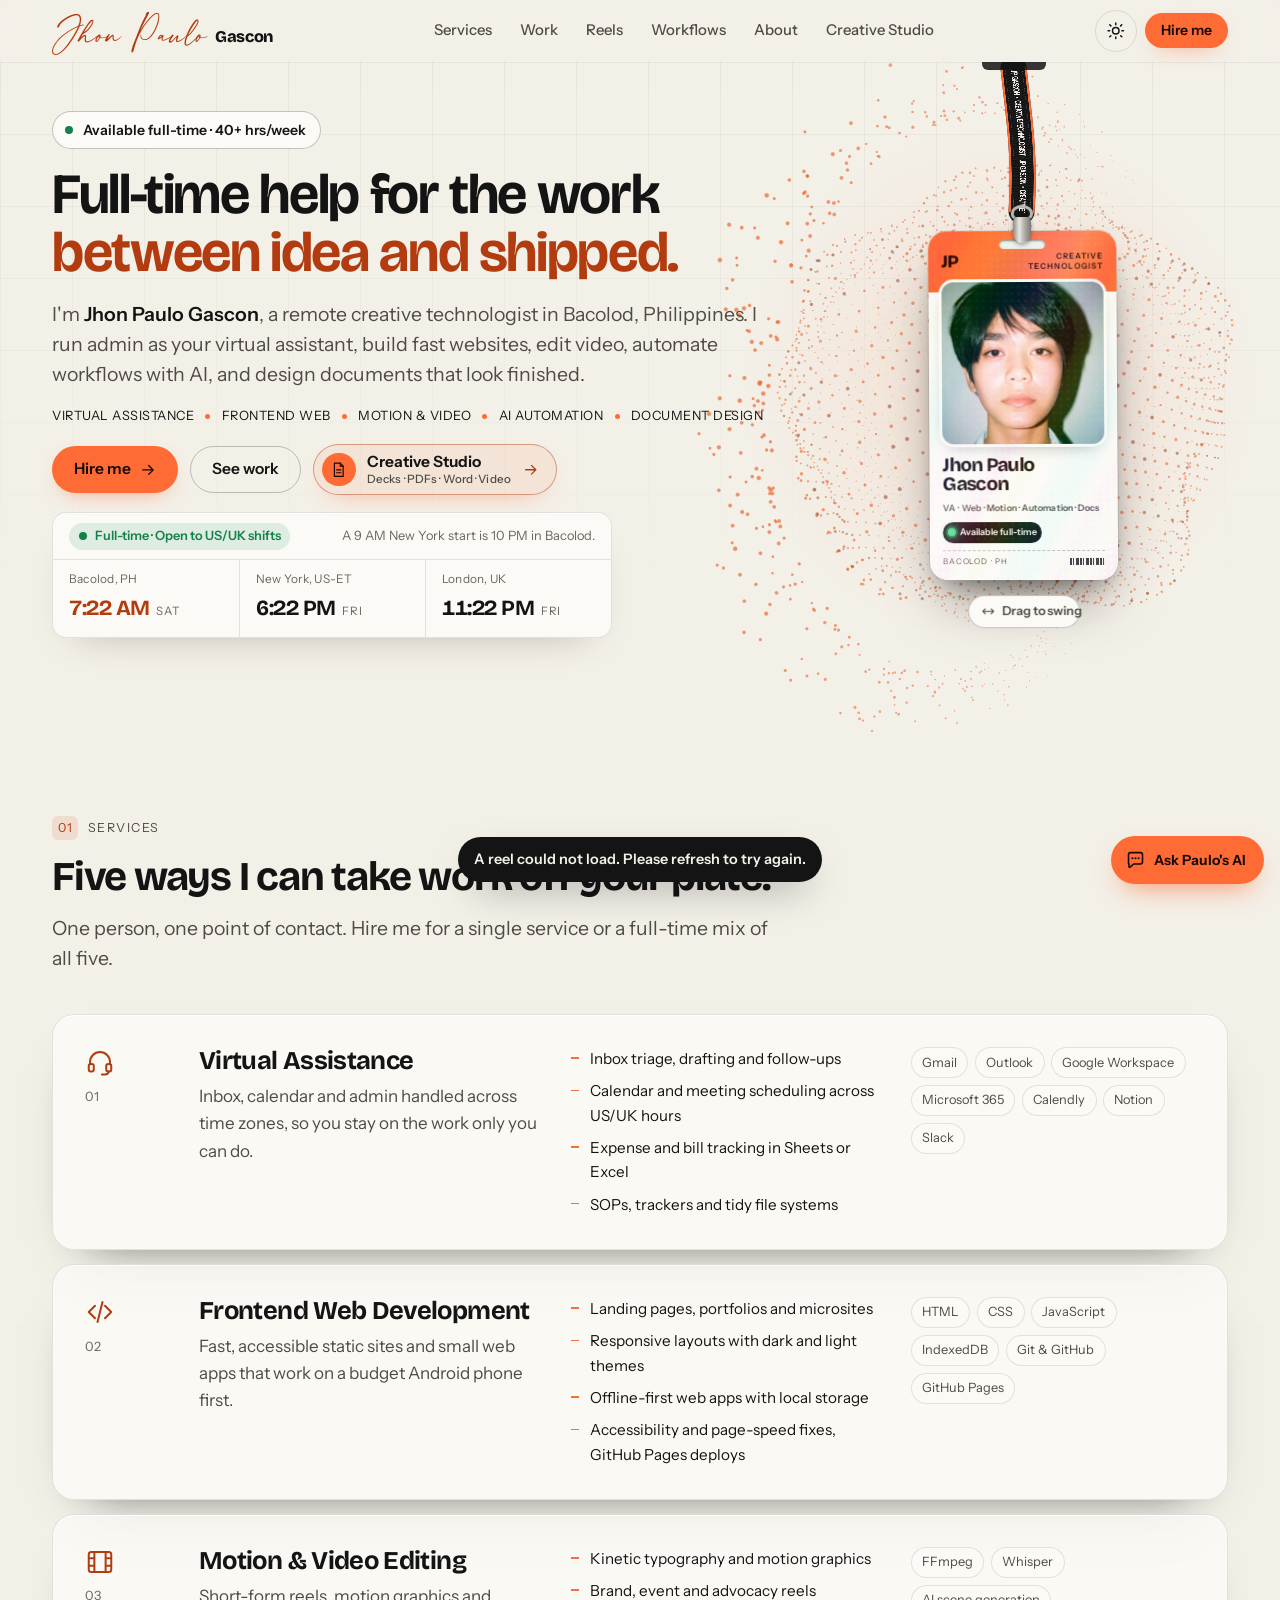
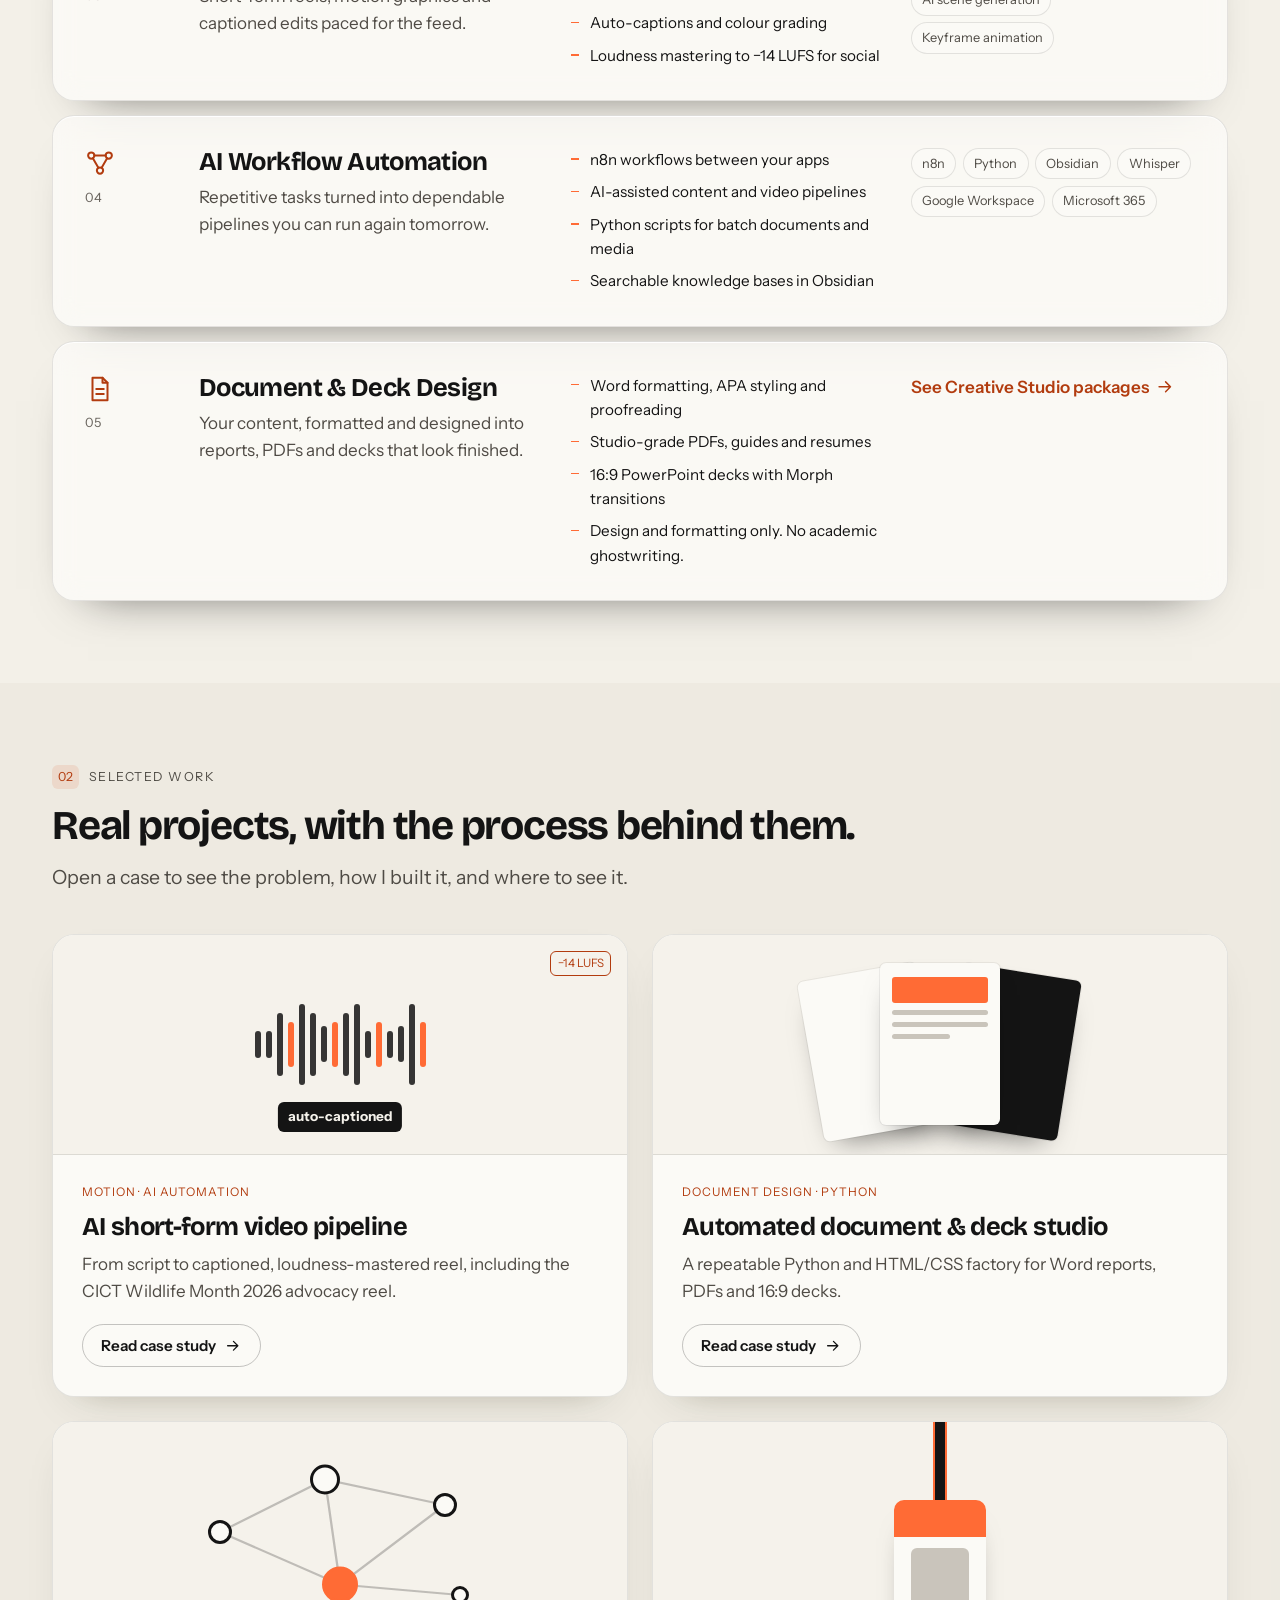
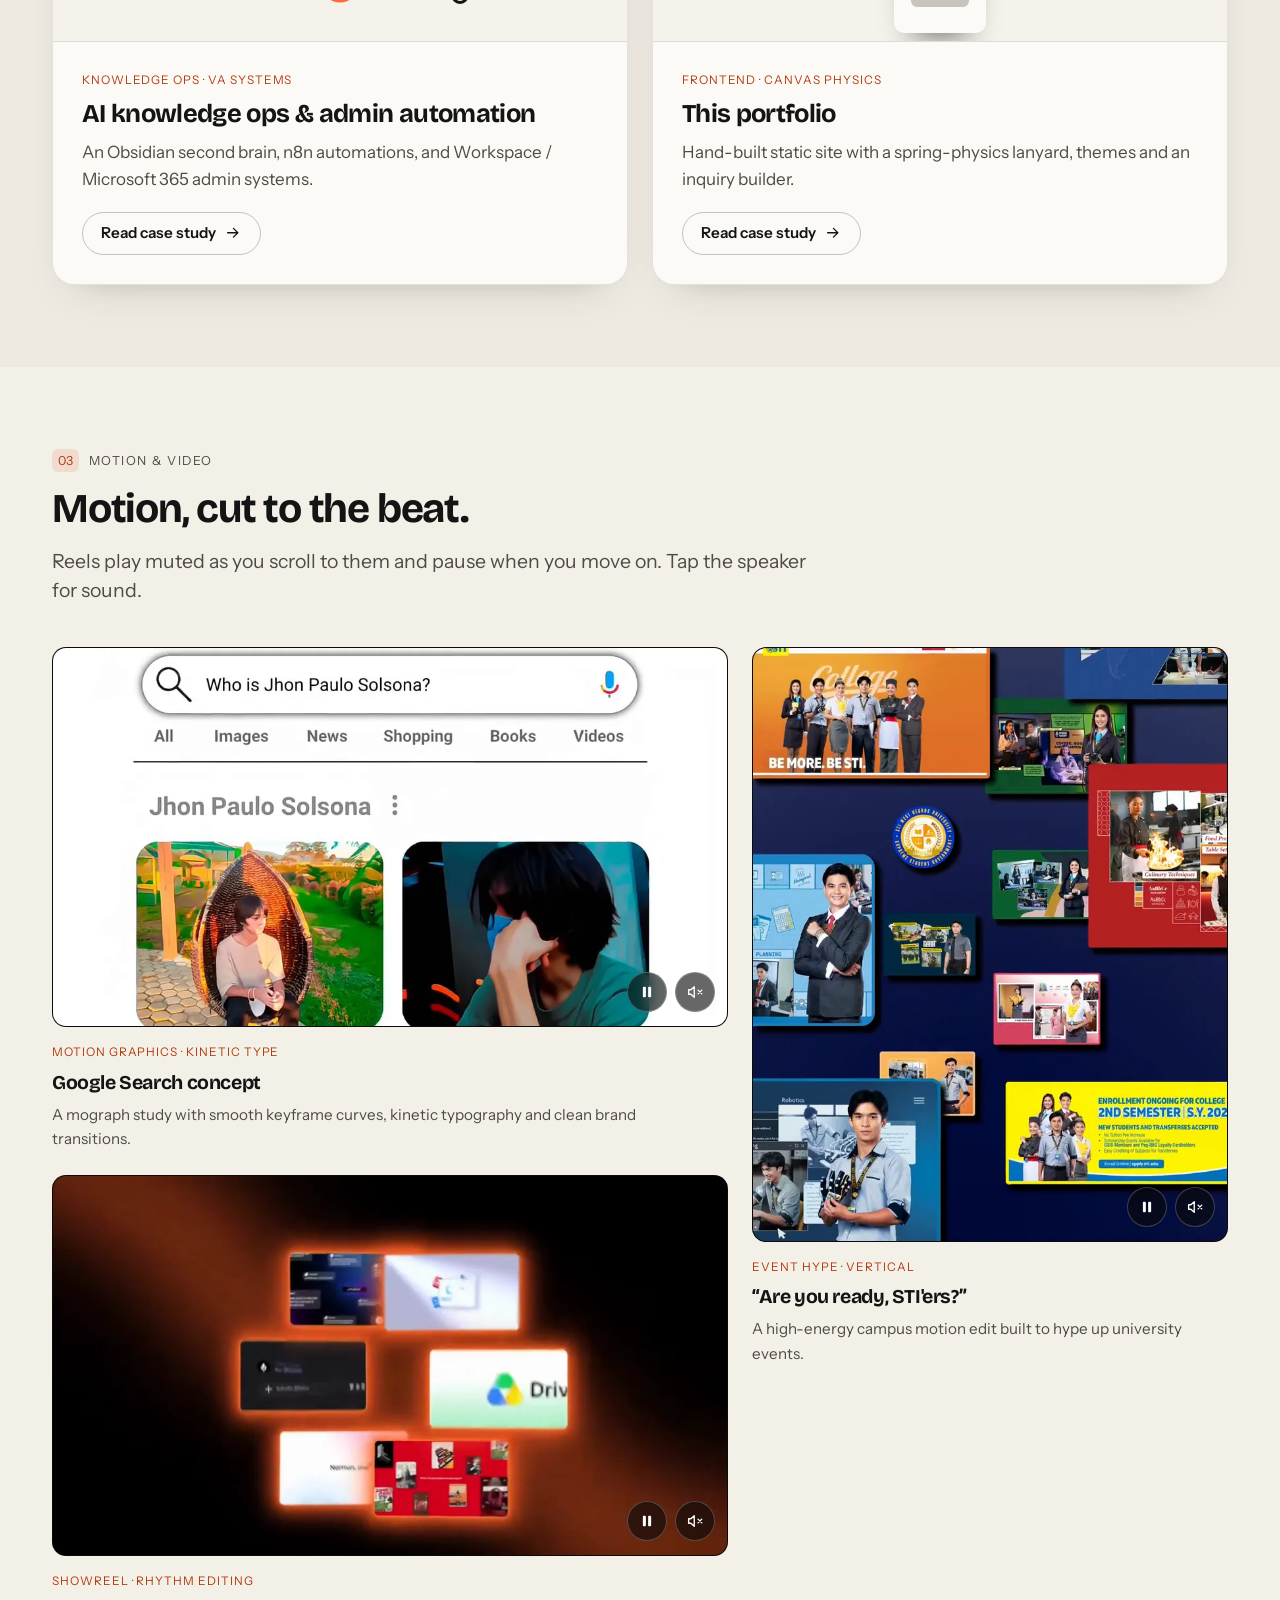
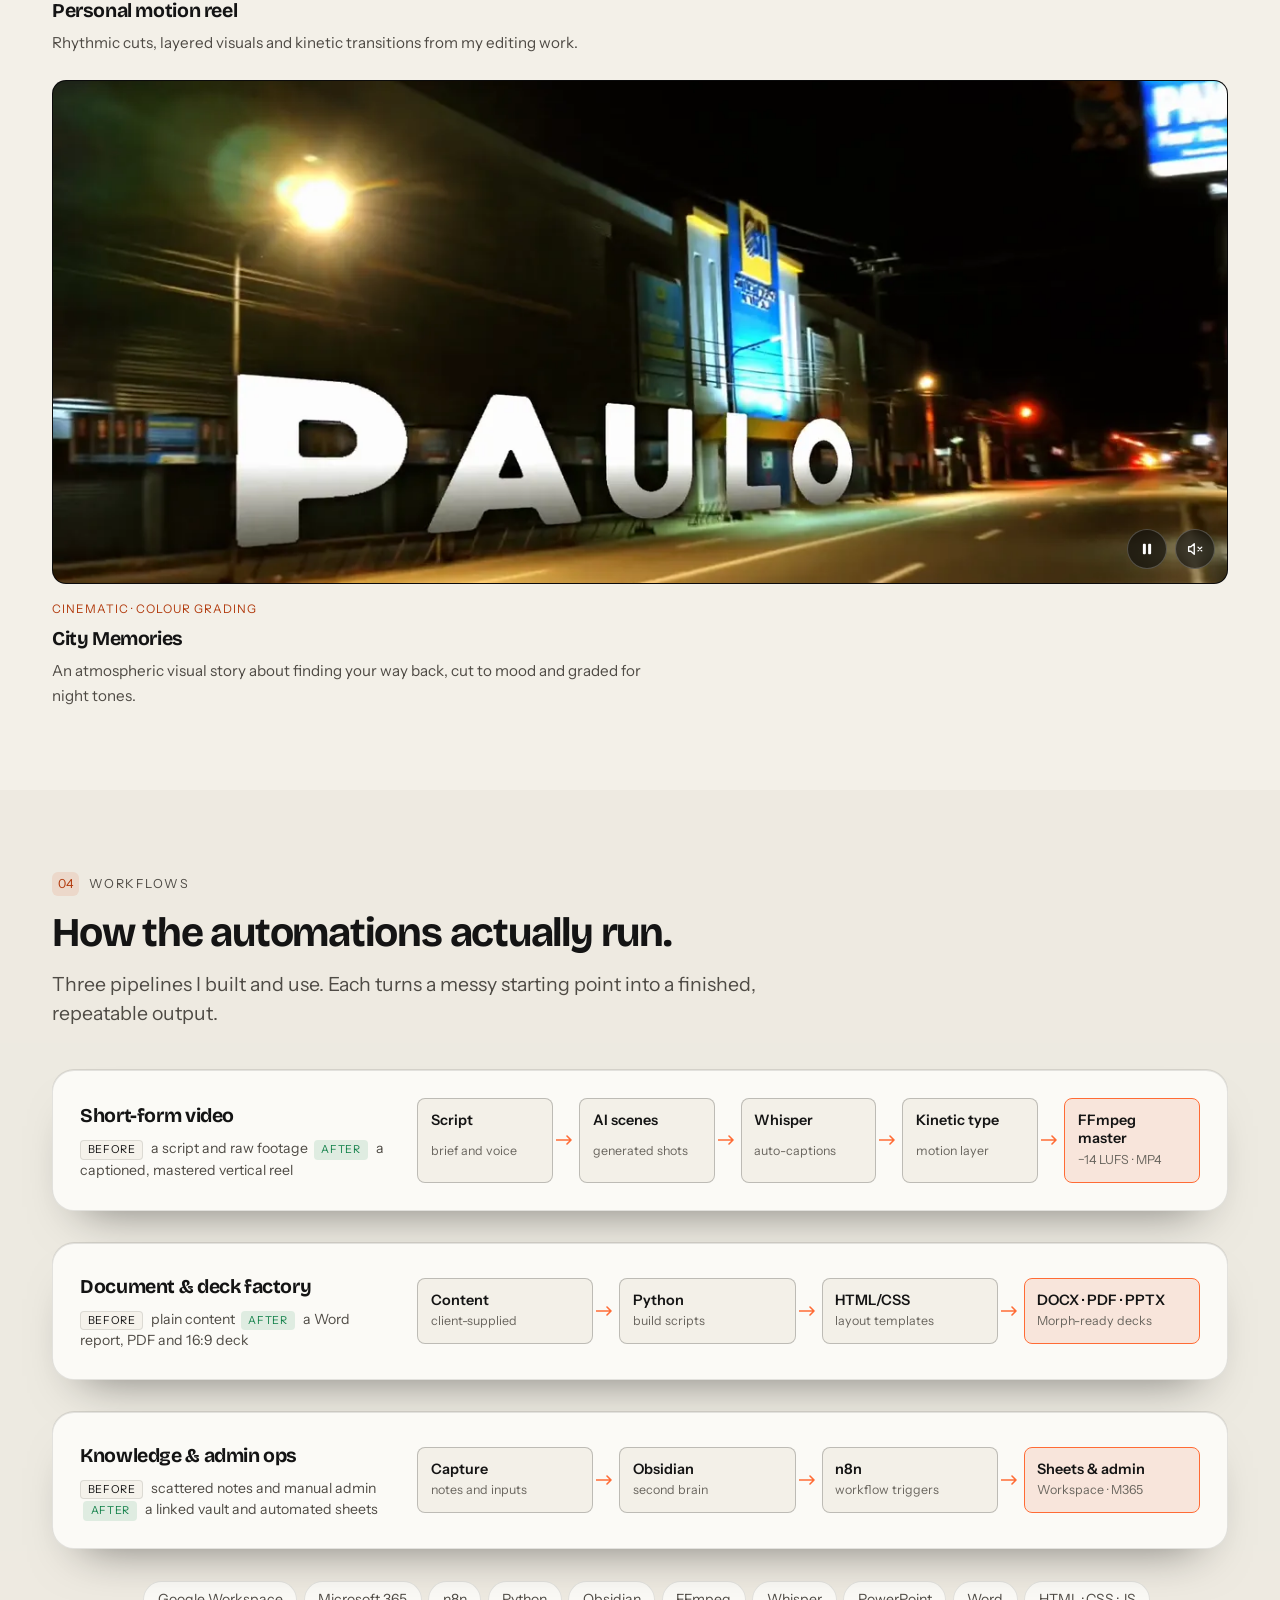
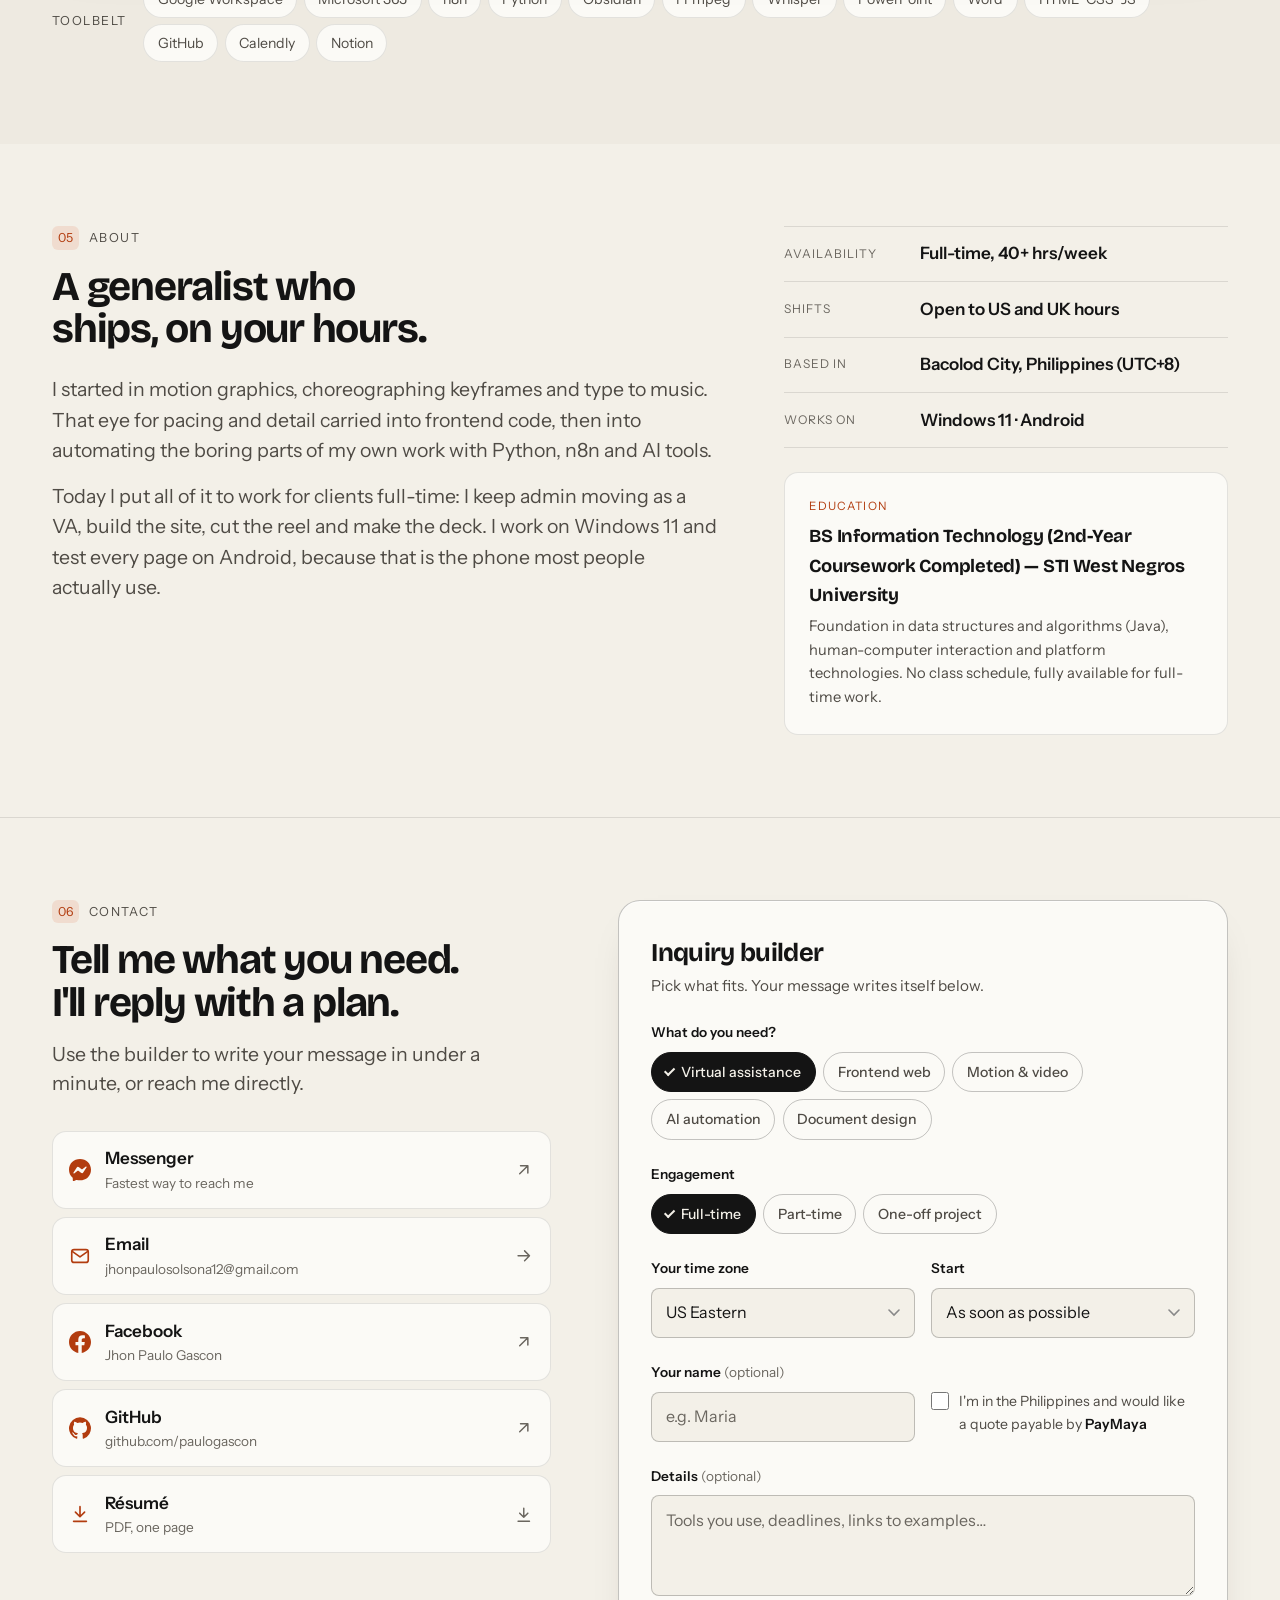
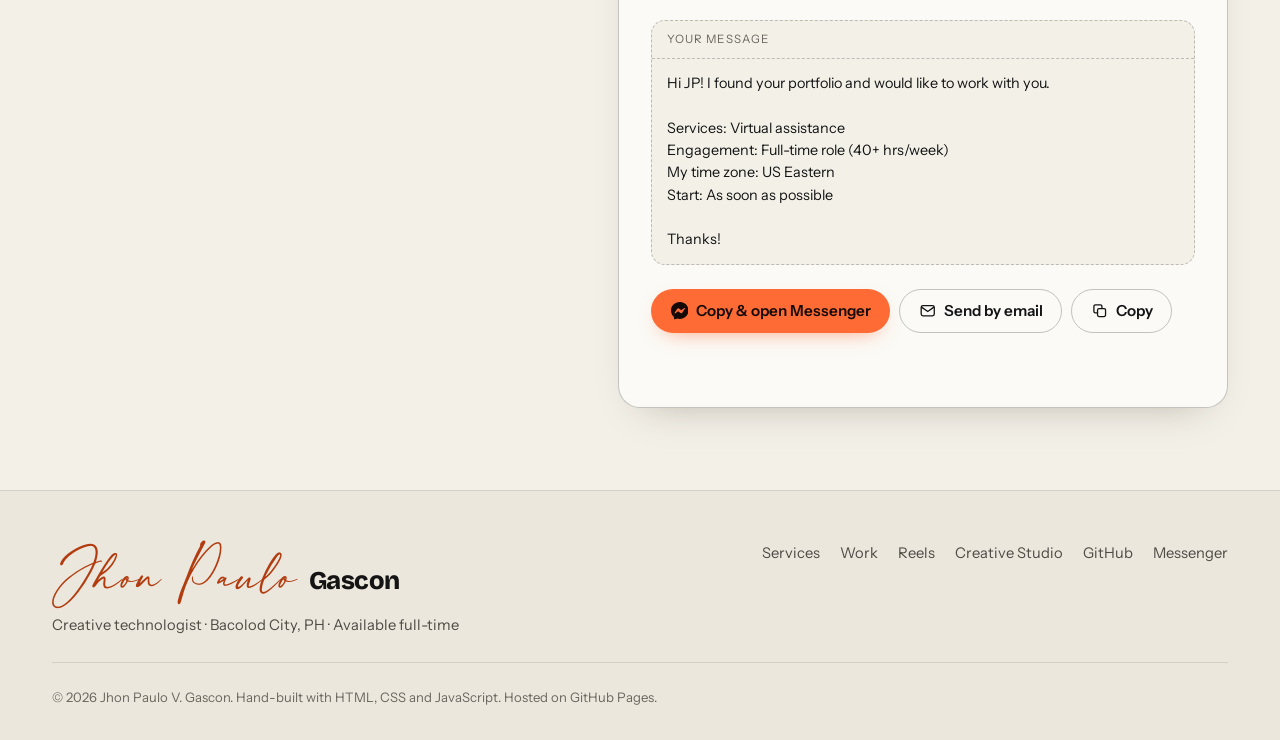
<file: index.html>
<!DOCTYPE html>
<html lang="en" data-theme="dark">
<head>
    <meta charset="UTF-8">
    <meta name="viewport" content="width=device-width, initial-scale=1, viewport-fit=cover">
    <title>Jhon Paulo Gascon — Full-time Virtual Assistant, Frontend Developer &amp; Motion Editor</title>
    <meta name="description" content="Jhon Paulo (JP) Gascon is a full-time remote creative technologist from Bacolod City, Philippines: virtual assistance, frontend web development, motion and video editing, AI workflow automation, and document and deck design. Available 40+ hrs/week, open to US and UK shifts.">
    <meta name="author" content="Jhon Paulo V. Gascon">
    <link rel="canonical" href="https://paulogascon.github.io/portfolio/">
    <meta name="theme-color" content="#0e0f11" media="(prefers-color-scheme: dark)">
    <meta name="theme-color" content="#f3f0e8" media="(prefers-color-scheme: light)">
    <meta name="color-scheme" content="dark light">

    <!-- Open Graph -->
    <meta property="og:type" content="website">
    <meta property="og:url" content="https://paulogascon.github.io/portfolio/">
    <meta property="og:site_name" content="Jhon Paulo Gascon">
    <meta property="og:title" content="Jhon Paulo Gascon — Full-time creative technologist">
    <meta property="og:description" content="Virtual assistance, frontend web, motion and video, AI workflow automation, and document design. Available full-time, 40+ hrs/week, open to US and UK shifts.">
    <meta property="og:image" content="https://paulogascon.github.io/portfolio/assets/images/og-cover.png">
    <meta property="og:image:type" content="image/png">
    <meta property="og:image:width" content="1200">
    <meta property="og:image:height" content="630">
    <meta property="og:image:alt" content="Jhon Paulo Gascon, full-time creative technologist. Available 40+ hours a week.">
    <meta property="og:locale" content="en_PH">

    <!-- Twitter / X -->
    <meta name="twitter:card" content="summary_large_image">
    <meta name="twitter:title" content="Jhon Paulo Gascon — Full-time creative technologist">
    <meta name="twitter:description" content="Virtual assistance, frontend web, motion and video, AI workflow automation, and document design. Available full-time, open to US and UK shifts.">
    <meta name="twitter:image" content="https://paulogascon.github.io/portfolio/assets/images/og-cover.png">

    <!-- Icons -->
    <link rel="icon" href="favicon.svg" type="image/svg+xml">
    <link rel="icon" href="favicon-32.png" sizes="32x32" type="image/png">
    <link rel="apple-touch-icon" href="apple-touch-icon.png">

    <!-- Theme before paint (shared key with /freelance/) -->
    <script>
        (function () {
            var d = document.documentElement, t = null;
            try { t = localStorage.getItem('jp-portfolio-theme'); } catch (e) {}
            if (t !== 'light' && t !== 'dark') {
                t = window.matchMedia && window.matchMedia('(prefers-color-scheme: light)').matches ? 'light' : 'dark';
            }
            d.setAttribute('data-theme', t);
            d.classList.add('js');
            // Boot-up intro: once per visit, never for reduced motion, Data Saver,
            // deep links (#contact) or a hop back from the Creative Studio.
            try {
                var c = navigator.connection || {};
                var internal = document.referrer && document.referrer.indexOf(location.origin) === 0;
                if (!sessionStorage.getItem('jp-booted') && !location.hash && !internal && !c.saveData &&
                    !(window.matchMedia && window.matchMedia('(prefers-reduced-motion: reduce)').matches)) {
                    d.classList.add('is-booting');
                }
            } catch (e) {}
        })();
    </script>

    <!-- Fonts are self-hosted (css/home.css): no third-party round trips before first paint -->
    <link rel="preload" href="assets/fonts/instrument-sans-latin.woff2" as="font" type="font/woff2" crossorigin>
    <link rel="preload" href="assets/fonts/bricolage-grotesque-latin.woff2" as="font" type="font/woff2" crossorigin>
    <link rel="preload" href="assets/images/jp-portrait.webp" as="image" type="image/webp">
    <link rel="stylesheet" href="css/home.css">
    <link rel="stylesheet" href="css/motion.css">
    <!-- css/assistant.css is loaded by js/assistant.js, so it never blocks first paint -->

    <script type="application/ld+json">
    {
        "@context": "https://schema.org",
        "@type": "Person",
        "name": "Jhon Paulo V. Gascon",
        "alternateName": "JP Gascon",
        "url": "https://paulogascon.github.io/portfolio/",
        "image": "https://paulogascon.github.io/portfolio/assets/images/og-cover.png",
        "jobTitle": "Creative Technologist and Virtual Assistant",
        "email": "mailto:jhonpaulosolsona12@gmail.com",
        "address": { "@type": "PostalAddress", "addressLocality": "Bacolod City", "addressRegion": "Negros Occidental", "addressCountry": "PH" },
        "sameAs": ["https://github.com/paulogascon", "https://www.facebook.com/share/1DtC2w4aD1/"],
        "alumniOf": { "@type": "CollegeOrUniversity", "name": "STI West Negros University" },
        "knowsAbout": ["Virtual assistance", "Frontend web development", "Motion graphics", "Video editing", "AI workflow automation", "n8n", "Python", "FFmpeg", "Document design", "PowerPoint design"],
        "makesOffer": [
            { "@type": "Offer", "itemOffered": { "@type": "Service", "name": "Virtual assistance" } },
            { "@type": "Offer", "itemOffered": { "@type": "Service", "name": "Frontend web development" } },
            { "@type": "Offer", "itemOffered": { "@type": "Service", "name": "Motion and video editing" } },
            { "@type": "Offer", "itemOffered": { "@type": "Service", "name": "AI workflow automation" } },
            { "@type": "Offer", "itemOffered": { "@type": "Service", "name": "Document and deck design" } }
        ]
    }
    </script>
</head>
<body>
    <!-- Boot-up intro (js/boot.js). Hidden unless html.is-booting; a CSS failsafe removes it. -->
    <div class="boot" id="boot" aria-hidden="true">
        <div class="boot-inner">
            <p class="boot-kicker"><span class="boot-dot"></span>Portfolio · Bacolod, PH</p>
            <p class="boot-name"><span class="boot-type" id="bootType"></span><span class="boot-caret"></span></p>
            <span class="boot-bar"><span></span></span>
            <p class="boot-skip">Click or press any key to skip</p>
        </div>
    </div>
    <!-- Icon sprite -->
    <svg width="0" height="0" style="position:absolute" aria-hidden="true" focusable="false">
        <defs>
            <symbol id="i-arrow" viewBox="0 0 24 24"><path d="M5 12h14M13 6l6 6-6 6" fill="none" stroke="currentColor" stroke-width="1.8" stroke-linecap="round" stroke-linejoin="round"/></symbol>
            <symbol id="i-out" viewBox="0 0 24 24"><path d="M7 17 17 7M8 7h9v9" fill="none" stroke="currentColor" stroke-width="1.8" stroke-linecap="round" stroke-linejoin="round"/></symbol>
            <symbol id="i-mail" viewBox="0 0 24 24"><g fill="none" stroke="currentColor" stroke-width="1.8" stroke-linecap="round" stroke-linejoin="round"><rect x="3" y="5" width="18" height="14" rx="2.5"/><path d="m3.5 7 8.5 6 8.5-6"/></g></symbol>
            <symbol id="i-download" viewBox="0 0 24 24"><path d="M12 4v11m-5-5 5 5 5-5M5 20h14" fill="none" stroke="currentColor" stroke-width="1.8" stroke-linecap="round" stroke-linejoin="round"/></symbol>
            <symbol id="i-play" viewBox="0 0 24 24"><path d="M8 5.5v13a1 1 0 0 0 1.5.86l10.4-6.5a1 1 0 0 0 0-1.72L9.5 4.64A1 1 0 0 0 8 5.5Z" fill="currentColor"/></symbol>
            <symbol id="i-pause" viewBox="0 0 24 24"><g fill="currentColor"><rect x="6.5" y="5" width="4" height="14" rx="1.2"/><rect x="13.5" y="5" width="4" height="14" rx="1.2"/></g></symbol>
            <symbol id="i-sound-off" viewBox="0 0 24 24"><g fill="none" stroke="currentColor" stroke-width="1.8" stroke-linecap="round" stroke-linejoin="round"><path d="M11 5 6.5 9H3.5v6h3L11 19V5Z"/><path d="m16 9.5 5 5M21 9.5l-5 5"/></g></symbol>
            <symbol id="i-sound-on" viewBox="0 0 24 24"><g fill="none" stroke="currentColor" stroke-width="1.8" stroke-linecap="round" stroke-linejoin="round"><path d="M11 5 6.5 9H3.5v6h3L11 19V5Z"/><path d="M15.5 9a4.2 4.2 0 0 1 0 6M18.5 6.5a8 8 0 0 1 0 11"/></g></symbol>
            <symbol id="i-sun" viewBox="0 0 24 24"><g fill="none" stroke="currentColor" stroke-width="1.8" stroke-linecap="round"><circle cx="12" cy="12" r="4"/><path d="M12 2.5v2M12 19.5v2M4.6 4.6l1.4 1.4M18 18l1.4 1.4M2.5 12h2M19.5 12h2M4.6 19.4 6 18M18 6l1.4-1.4"/></g></symbol>
            <symbol id="i-moon" viewBox="0 0 24 24"><path d="M20.5 13.2A8.5 8.5 0 1 1 10.8 3.5a6.6 6.6 0 0 0 9.7 9.7Z" fill="none" stroke="currentColor" stroke-width="1.8" stroke-linejoin="round"/></symbol>
            <symbol id="i-menu" viewBox="0 0 24 24"><path d="M4 7h16M4 12h16M4 17h16" fill="none" stroke="currentColor" stroke-width="1.8" stroke-linecap="round"/></symbol>
            <symbol id="i-close" viewBox="0 0 24 24"><path d="M6 6l12 12M18 6 6 18" fill="none" stroke="currentColor" stroke-width="1.8" stroke-linecap="round"/></symbol>
            <symbol id="i-copy" viewBox="0 0 24 24"><g fill="none" stroke="currentColor" stroke-width="1.8" stroke-linejoin="round"><rect x="9" y="9" width="11" height="11" rx="2"/><path d="M15 9V6a2 2 0 0 0-2-2H6a2 2 0 0 0-2 2v7a2 2 0 0 0 2 2h3"/></g></symbol>
            <symbol id="i-swing" viewBox="0 0 24 24"><path d="M7 8 3 12l4 4M17 8l4 4-4 4M3 12h18" fill="none" stroke="currentColor" stroke-width="1.8" stroke-linecap="round" stroke-linejoin="round"/></symbol>
            <symbol id="i-va" viewBox="0 0 24 24"><g fill="none" stroke="currentColor" stroke-width="1.6" stroke-linecap="round" stroke-linejoin="round"><path d="M4 14v-2a8 8 0 0 1 16 0v2"/><rect x="3" y="13.5" width="4" height="6" rx="1.5"/><rect x="17" y="13.5" width="4" height="6" rx="1.5"/><path d="M19 19.5a3 3 0 0 1-3 2.5h-2.5"/></g></symbol>
            <symbol id="i-code" viewBox="0 0 24 24"><path d="M8 7l-5 5 5 5M16 7l5 5-5 5M14 4l-4 16" fill="none" stroke="currentColor" stroke-width="1.6" stroke-linecap="round" stroke-linejoin="round"/></symbol>
            <symbol id="i-film" viewBox="0 0 24 24"><g fill="none" stroke="currentColor" stroke-width="1.6" stroke-linejoin="round"><rect x="3" y="4" width="18" height="16" rx="2"/><path d="M7.5 4v16M16.5 4v16M3 9h4.5M3 15h4.5M16.5 9H21M16.5 15H21"/></g></symbol>
            <symbol id="i-flow" viewBox="0 0 24 24"><g fill="none" stroke="currentColor" stroke-width="1.6" stroke-linecap="round"><circle cx="5" cy="6" r="2.5"/><circle cx="19" cy="6" r="2.5"/><circle cx="12" cy="18" r="2.5"/><path d="M7.5 6h9M6.3 8.2l4.4 7.6M17.7 8.2l-4.4 7.6"/></g></symbol>
            <symbol id="i-doc" viewBox="0 0 24 24"><g fill="none" stroke="currentColor" stroke-width="1.6" stroke-linejoin="round" stroke-linecap="round"><path d="M6 3h8l4 4v14H6z"/><path d="M14 3v4h4M9 12h6M9 16h6"/></g></symbol>
            <symbol id="i-github" viewBox="0 0 24 24"><path fill="currentColor" d="M12 .3a12 12 0 0 0-3.8 23.38c.6.11.82-.26.82-.58v-2.03c-3.34.73-4.04-1.61-4.04-1.61-.55-1.39-1.33-1.76-1.33-1.76-1.09-.74.08-.73.08-.73 1.2.09 1.84 1.24 1.84 1.24 1.07 1.83 2.8 1.3 3.49 1 .1-.78.42-1.3.76-1.6-2.67-.31-5.47-1.34-5.47-5.94 0-1.31.47-2.38 1.24-3.22-.14-.3-.54-1.52.1-3.18 0 0 1.01-.32 3.3 1.23a11.5 11.5 0 0 1 6 0c2.28-1.55 3.29-1.23 3.29-1.23.64 1.66.24 2.88.12 3.18a4.65 4.65 0 0 1 1.23 3.22c0 4.61-2.81 5.62-5.48 5.92.43.37.81 1.1.81 2.22v3.29c0 .32.22.7.83.58A12 12 0 0 0 12 .3"/></symbol>
            <symbol id="i-facebook" viewBox="0 0 24 24"><path fill="currentColor" d="M24 12.07C24 5.44 18.63.07 12 .07S0 5.44 0 12.07c0 5.99 4.39 10.95 10.13 11.85v-8.38H7.08v-3.47h3.05V9.43c0-3.01 1.79-4.67 4.53-4.67 1.31 0 2.69.24 2.69.24v2.95h-1.51c-1.49 0-1.96.93-1.96 1.88v2.25h3.33l-.53 3.47h-2.8v8.38C19.61 23.03 24 18.06 24 12.07"/></symbol>
            <symbol id="i-messenger" viewBox="0 0 24 24"><path fill="currentColor" d="M12 0C5.24 0 0 4.95 0 11.64c0 3.5 1.43 6.52 3.77 8.61.2.18.31.42.32.68l.07 2.14a.96.96 0 0 0 1.35.85l2.39-1.05a.96.96 0 0 1 .64-.05c1.1.3 2.26.46 3.46.46 6.76 0 12-4.95 12-11.64S18.76 0 12 0Zm7.2 8.95-3.52 5.6a1.8 1.8 0 0 1-2.6.48l-2.8-2.1a.72.72 0 0 0-.87 0l-3.79 2.87c-.5.39-1.17-.22-.82-.75l3.52-5.6a1.8 1.8 0 0 1 2.6-.48l2.8 2.1c.26.2.61.2.87 0l3.79-2.87c.5-.39 1.17.22.82.75Z"/></symbol>
        </defs>
    </svg>

    <a class="skip-link" href="#main">Skip to content</a>

    <!-- ============ Header ============ -->
    <header class="site-header" id="siteHeader">
        <div class="wrap header-inner">
            <a href="#top" class="brand wordmark" aria-label="Jhon Paulo Gascon, back to top">
                <span class="wordmark-first" aria-hidden="true">Jhon Paulo</span>
                <span class="wordmark-last" aria-hidden="true">Gascon</span>
            </a>

            <nav class="site-nav" id="siteNav" aria-label="Main">
                <ul class="nav-list">
                    <li><a href="#services" class="nav-link">Services</a></li>
                    <li><a href="#work" class="nav-link">Work</a></li>
                    <li><a href="#videos" class="nav-link">Reels</a></li>
                    <li><a href="#proof" class="nav-link">Workflows</a></li>
                    <li><a href="#about" class="nav-link">About</a></li>
                    <li><a href="freelance/" class="nav-link">Creative Studio</a></li>
                    <li class="nav-cta-mobile"><a href="#contact" class="btn btn-primary">Hire me <svg class="icon" aria-hidden="true"><use href="#i-arrow"/></svg></a></li>
                </ul>
            </nav>

            <div class="header-actions">
                <button class="icon-btn theme-toggle" id="themeToggle" type="button" aria-label="Dark theme" aria-pressed="true" title="Switch theme">
                    <svg class="icon icon-moon" aria-hidden="true"><use href="#i-moon"/></svg>
                    <svg class="icon icon-sun" aria-hidden="true"><use href="#i-sun"/></svg>
                </button>
                <a href="#contact" class="btn btn-primary btn-sm header-cta">Hire me</a>
                <button class="icon-btn menu-toggle" id="menuToggle" type="button" aria-label="Menu" aria-expanded="false" aria-controls="siteNav">
                    <svg class="icon icon-open" aria-hidden="true"><use href="#i-menu"/></svg>
                    <svg class="icon icon-close" aria-hidden="true"><use href="#i-close"/></svg>
                </button>
            </div>
        </div>
    </header>

    <main id="main" tabindex="-1">
        <!-- ============ 1a Hero ============ -->
        <section class="hero" id="top" aria-labelledby="heroTitle">
            <div class="hero-fx" id="heroFx" aria-hidden="true"></div>
            <div class="wrap hero-grid">
                <div class="hero-copy">
                    <p class="status-pill">
                        <span class="live-dot" aria-hidden="true"></span>
                        Available full-time · 40+ hrs/week
                    </p>

                    <h1 class="hero-title" id="heroTitle">
                        Full-time help for the work <em>between idea and shipped.</em>
                    </h1>

                    <p class="hero-lede">
                        I'm <strong>Jhon Paulo Gascon</strong>, a remote creative technologist in Bacolod, Philippines. I run admin as your virtual assistant, build fast websites, edit video, automate workflows with AI, and design documents that look finished.
                    </p>

                    <ul class="service-tagline" aria-label="Services">
                        <li>Virtual assistance</li>
                        <li>Frontend web</li>
                        <li>Motion &amp; video</li>
                        <li>AI automation</li>
                        <li>Document design</li>
                    </ul>

                    <div class="hero-actions">
                        <a href="#contact" class="btn btn-primary btn-lg">Hire me <svg class="icon" aria-hidden="true"><use href="#i-arrow"/></svg></a>
                        <a href="#work" class="btn btn-ghost btn-lg">See work</a>
                        <a href="freelance/" class="btn btn-studio">
                            <span class="btn-studio-mark" aria-hidden="true"><svg class="icon"><use href="#i-doc"/></svg></span>
                            <span class="btn-studio-text">
                                <span class="btn-studio-label">Creative Studio</span>
                                <span class="btn-studio-sub">Decks · PDFs · Word · Video</span>
                            </span>
                            <svg class="icon btn-studio-arrow" aria-hidden="true"><use href="#i-arrow"/></svg>
                        </a>
                    </div>

                    <!-- Feature 2: live availability clock -->
                    <div class="clock-card" aria-label="Local times and availability">
                        <div class="clock-head">
                            <span class="shift-badge"><span class="live-dot" aria-hidden="true"></span>Full-time · Open to US/UK shifts</span>
                            <span class="clock-note" id="clockNote">Bacolod runs on Philippine time (UTC+8).</span>
                        </div>
                        <dl class="clock-row">
                            <div class="clock-cell clock-cell--home">
                                <dt>Bacolod, PH</dt>
                                <dd><time class="clock-time" data-tz="Asia/Manila">--:--</time><span class="clock-day" data-tz-day="Asia/Manila"></span></dd>
                            </div>
                            <div class="clock-cell">
                                <dt>New York, US-ET</dt>
                                <dd><time class="clock-time" data-tz="America/New_York">--:--</time><span class="clock-day" data-tz-day="America/New_York"></span></dd>
                            </div>
                            <div class="clock-cell">
                                <dt>London, UK</dt>
                                <dd><time class="clock-time" data-tz="Europe/London">--:--</time><span class="clock-day" data-tz-day="Europe/London"></span></dd>
                            </div>
                        </dl>
                    </div>
                </div>

                <!-- 1b Lanyard card -->
                <div class="hero-visual">
                    <div class="lanyard" id="lanyardWrapper">
                        <span class="lanyard-mount" aria-hidden="true"></span>
                        <canvas class="lanyard-canvas" id="lanyardCanvas" aria-hidden="true"></canvas>

                        <div class="badge" id="hangingBadge" tabindex="0" role="img"
                             aria-roledescription="interactive ID card"
                             aria-label="ID card: Jhon Paulo Gascon, creative technologist, available full-time. Drag it, or press the left and right arrow keys, to swing it.">
                            <span class="badge-clip" aria-hidden="true"><span class="badge-clip-ring"></span><span class="badge-clip-jaw"></span></span>
                            <div class="idcard">
                                <span class="idcard-slot" aria-hidden="true"></span>
                                <div class="idcard-top">
                                    <span class="idcard-mark">JP</span>
                                    <span class="idcard-kicker">Creative<br>Technologist</span>
                                </div>
                                <div class="idcard-photo">
                                    <img src="assets/images/jp-portrait.webp" alt="" width="420" height="420" draggable="false" fetchpriority="high">
                                </div>
                                <p class="idcard-name">Jhon Paulo<br>Gascon</p>
                                <p class="idcard-roles">VA · Web · Motion · Automation · Docs</p>
                                <p class="idcard-status"><span class="status-light" aria-hidden="true"></span>Available full-time</p>
                                <div class="idcard-foot" aria-hidden="true">
                                    <span>Bacolod · PH</span>
                                    <span class="idcard-code"></span>
                                </div>
                                <span class="idcard-holo" aria-hidden="true"></span>
                                <span class="idcard-gloss" aria-hidden="true"></span>
                            </div>
                            <span class="drag-hint" id="dragHint" aria-hidden="true">
                                <svg class="icon" aria-hidden="true"><use href="#i-swing"/></svg> Drag to swing
                            </span>
                        </div>
                    </div>
                </div>
            </div>
        </section>

        <!-- ============ 1c Services ============ -->
        <section class="section" id="services" aria-labelledby="servicesTitle">
            <div class="wrap">
                <header class="section-head" data-reveal>
                    <p class="kicker"><span>01</span> Services</p>
                    <h2 class="section-title" id="servicesTitle">Five ways I can take work off your plate.</h2>
                    <p class="section-intro">One person, one point of contact. Hire me for a single service or a full-time mix of all five.</p>
                </header>

                <ol class="services">
                    <li class="service" data-reveal>
                        <div class="service-index"><svg class="icon" aria-hidden="true"><use href="#i-va"/></svg><span>01</span></div>
                        <div class="service-main">
                            <h3>Virtual Assistance</h3>
                            <p>Inbox, calendar and admin handled across time zones, so you stay on the work only you can do.</p>
                        </div>
                        <ul class="service-list">
                            <li>Inbox triage, drafting and follow-ups</li>
                            <li>Calendar and meeting scheduling across US/UK hours</li>
                            <li>Expense and bill tracking in Sheets or Excel</li>
                            <li>SOPs, trackers and tidy file systems</li>
                        </ul>
                        <ul class="tool-chips" aria-label="Tools">
                            <li>Gmail</li><li>Outlook</li><li>Google Workspace</li><li>Microsoft 365</li><li>Calendly</li><li>Notion</li><li>Slack</li>
                        </ul>
                    </li>
                    <li class="service" data-reveal>
                        <div class="service-index"><svg class="icon" aria-hidden="true"><use href="#i-code"/></svg><span>02</span></div>
                        <div class="service-main">
                            <h3>Frontend Web Development</h3>
                            <p>Fast, accessible static sites and small web apps that work on a budget Android phone first.</p>
                        </div>
                        <ul class="service-list">
                            <li>Landing pages, portfolios and microsites</li>
                            <li>Responsive layouts with dark and light themes</li>
                            <li>Offline-first web apps with local storage</li>
                            <li>Accessibility and page-speed fixes, GitHub Pages deploys</li>
                        </ul>
                        <ul class="tool-chips" aria-label="Tools">
                            <li>HTML</li><li>CSS</li><li>JavaScript</li><li>IndexedDB</li><li>Git &amp; GitHub</li><li>GitHub Pages</li>
                        </ul>
                    </li>
                    <li class="service" data-reveal>
                        <div class="service-index"><svg class="icon" aria-hidden="true"><use href="#i-film"/></svg><span>03</span></div>
                        <div class="service-main">
                            <h3>Motion &amp; Video Editing</h3>
                            <p>Short-form reels, motion graphics and captioned edits paced for the feed.</p>
                        </div>
                        <ul class="service-list">
                            <li>Kinetic typography and motion graphics</li>
                            <li>Brand, event and advocacy reels</li>
                            <li>Auto-captions and colour grading</li>
                            <li>Loudness mastering to −14 LUFS for social</li>
                        </ul>
                        <ul class="tool-chips" aria-label="Tools">
                            <li>FFmpeg</li><li>Whisper</li><li>AI scene generation</li><li>Keyframe animation</li>
                        </ul>
                    </li>
                    <li class="service" data-reveal>
                        <div class="service-index"><svg class="icon" aria-hidden="true"><use href="#i-flow"/></svg><span>04</span></div>
                        <div class="service-main">
                            <h3>AI Workflow Automation</h3>
                            <p>Repetitive tasks turned into dependable pipelines you can run again tomorrow.</p>
                        </div>
                        <ul class="service-list">
                            <li>n8n workflows between your apps</li>
                            <li>AI-assisted content and video pipelines</li>
                            <li>Python scripts for batch documents and media</li>
                            <li>Searchable knowledge bases in Obsidian</li>
                        </ul>
                        <ul class="tool-chips" aria-label="Tools">
                            <li>n8n</li><li>Python</li><li>Obsidian</li><li>Whisper</li><li>Google Workspace</li><li>Microsoft 365</li>
                        </ul>
                    </li>
                    <li class="service" data-reveal>
                        <div class="service-index"><svg class="icon" aria-hidden="true"><use href="#i-doc"/></svg><span>05</span></div>
                        <div class="service-main">
                            <h3>Document &amp; Deck Design</h3>
                            <p>Your content, formatted and designed into reports, PDFs and decks that look finished.</p>
                        </div>
                        <ul class="service-list">
                            <li>Word formatting, APA styling and proofreading</li>
                            <li>Studio-grade PDFs, guides and resumes</li>
                            <li>16:9 PowerPoint decks with Morph transitions</li>
                            <li>Design and formatting only. No academic ghostwriting.</li>
                        </ul>
                        <a class="text-link" href="freelance/#services">See Creative Studio packages <svg class="icon" aria-hidden="true"><use href="#i-arrow"/></svg></a>
                    </li>
                </ol>
            </div>
        </section>

        <!-- ============ Feature 1: Case studies ============ -->
        <section class="section section--alt" id="work" aria-labelledby="workTitle">
            <div class="wrap">
                <header class="section-head" data-reveal>
                    <p class="kicker"><span>02</span> Selected work</p>
                    <h2 class="section-title" id="workTitle">Real projects, with the process behind them.</h2>
                    <p class="section-intro">Open a case to see the problem, how I built it, and where to see it.</p>
                </header>

                <div class="cases">
                    <article class="case" data-reveal>
                        <div class="case-cover cover-video" aria-hidden="true">
                            <div class="wave"><i></i><i></i><i></i><i></i><i></i><i></i><i></i><i></i><i></i><i></i><i></i><i></i><i></i><i></i><i></i><i></i></div>
                            <span class="caption-chip">auto-captioned</span>
                            <span class="lufs">−14 LUFS</span>
                        </div>
                        <div class="case-body">
                            <p class="case-meta">Motion · AI automation</p>
                            <h3 class="case-title">AI short-form video pipeline</h3>
                            <p>From script to captioned, loudness-mastered reel, including the CICT Wildlife Month 2026 advocacy reel.</p>
                            <button class="btn btn-ghost case-open" type="button" data-case="case-video">Read case study <svg class="icon" aria-hidden="true"><use href="#i-arrow"/></svg></button>
                        </div>
                    </article>

                    <article class="case" data-reveal>
                        <div class="case-cover cover-docs" aria-hidden="true">
                            <span class="page p1"></span><span class="page p2"></span><span class="page p3"><b></b><i></i><i></i><i></i></span>
                        </div>
                        <div class="case-body">
                            <p class="case-meta">Document design · Python</p>
                            <h3 class="case-title">Automated document &amp; deck studio</h3>
                            <p>A repeatable Python and HTML/CSS factory for Word reports, PDFs and 16:9 decks.</p>
                            <button class="btn btn-ghost case-open" type="button" data-case="case-docs">Read case study <svg class="icon" aria-hidden="true"><use href="#i-arrow"/></svg></button>
                        </div>
                    </article>

                    <article class="case" data-reveal>
                        <div class="case-cover cover-graph" aria-hidden="true">
                            <svg viewBox="0 0 240 140" preserveAspectRatio="xMidYMid meet">
                                <g class="edges"><path d="M40 70 L110 35 L190 52 M110 35 L120 105 L190 52 M40 70 L120 105 M120 105 L200 112"/></g>
                                <g class="nodes"><circle cx="40" cy="70" r="7"/><circle cx="110" cy="35" r="9"/><circle cx="190" cy="52" r="7"/><circle cx="120" cy="105" r="11" class="hot"/><circle cx="200" cy="112" r="5"/></g>
                            </svg>
                        </div>
                        <div class="case-body">
                            <p class="case-meta">Knowledge ops · VA systems</p>
                            <h3 class="case-title">AI knowledge ops &amp; admin automation</h3>
                            <p>An Obsidian second brain, n8n automations, and Workspace / Microsoft 365 admin systems.</p>
                            <button class="btn btn-ghost case-open" type="button" data-case="case-ops">Read case study <svg class="icon" aria-hidden="true"><use href="#i-arrow"/></svg></button>
                        </div>
                    </article>

                    <article class="case" data-reveal>
                        <div class="case-cover cover-site" aria-hidden="true">
                            <span class="mini-strap"></span><span class="mini-card"><i></i></span>
                        </div>
                        <div class="case-body">
                            <p class="case-meta">Frontend · Canvas physics</p>
                            <h3 class="case-title">This portfolio</h3>
                            <p>Hand-built static site with a spring-physics lanyard, themes and an inquiry builder.</p>
                            <button class="btn btn-ghost case-open" type="button" data-case="case-site">Read case study <svg class="icon" aria-hidden="true"><use href="#i-arrow"/></svg></button>
                        </div>
                    </article>
                </div>
            </div>
        </section>

        <!-- ============ Feature 3: Reels ============ -->
        <section class="section" id="videos" aria-labelledby="reelsTitle">
            <div class="wrap">
                <header class="section-head" data-reveal>
                    <p class="kicker"><span>03</span> Motion &amp; video</p>
                    <h2 class="section-title" id="reelsTitle">Motion, cut to the beat.</h2>
                    <p class="section-intro">Reels play muted as you scroll to them and pause when you move on. Tap the speaker for sound.</p>
                </header>

                <div class="reels">
                    <figure class="reel reel--a" data-reveal>
                        <div class="reel-frame" style="--ar: 16 / 9">
                            <video class="reel-video" muted playsinline loop preload="none" data-src="assets/videos/mograph-google.mp4" aria-label="Google Search concept, motion graphics"></video>
                            <img class="reel-poster" src="assets/images/poster-google.webp" onerror="this.onerror=null;this.src='assets/images/poster-google.jpg'" alt="" width="1024" height="576" loading="lazy" decoding="async">
                            <span class="reel-progress" aria-hidden="true"><i></i></span>
                            <div class="reel-controls">
                                <button class="reel-btn reel-toggle" type="button" aria-label="Pause: Google Search concept, motion graphics"><svg class="icon icon-pause" aria-hidden="true"><use href="#i-pause"/></svg><svg class="icon icon-play" aria-hidden="true"><use href="#i-play"/></svg></button>
                                <button class="reel-btn reel-sound" type="button" aria-pressed="false" aria-label="Sound: Google Search concept, motion graphics"><svg class="icon icon-off" aria-hidden="true"><use href="#i-sound-off"/></svg><svg class="icon icon-on" aria-hidden="true"><use href="#i-sound-on"/></svg></button>
                            </div>
                        </div>
                        <figcaption>
                            <p class="reel-meta">Motion graphics · Kinetic type</p>
                            <h3>Google Search concept</h3>
                            <p>A mograph study with smooth keyframe curves, kinetic typography and clean brand transitions.</p>
                        </figcaption>
                    </figure>

                    <figure class="reel reel--b" data-reveal>
                        <div class="reel-frame" style="--ar: 4 / 5">
                            <video class="reel-video" muted playsinline loop preload="none" data-src="assets/videos/sti-mograph.mp4" aria-label="Are you ready, STI'ers? campus hype edit"></video>
                            <img class="reel-poster" src="assets/images/poster-sti.webp" onerror="this.onerror=null;this.src='assets/images/poster-sti.jpg'" alt="" width="864" height="1080" loading="lazy" decoding="async">
                            <span class="reel-progress" aria-hidden="true"><i></i></span>
                            <div class="reel-controls">
                                <button class="reel-btn reel-toggle" type="button" aria-label="Pause: Are you ready, STI'ers? campus hype edit"><svg class="icon icon-pause" aria-hidden="true"><use href="#i-pause"/></svg><svg class="icon icon-play" aria-hidden="true"><use href="#i-play"/></svg></button>
                                <button class="reel-btn reel-sound" type="button" aria-pressed="false" aria-label="Sound: Are you ready, STI'ers? campus hype edit"><svg class="icon icon-off" aria-hidden="true"><use href="#i-sound-off"/></svg><svg class="icon icon-on" aria-hidden="true"><use href="#i-sound-on"/></svg></button>
                            </div>
                        </div>
                        <figcaption>
                            <p class="reel-meta">Event hype · Vertical</p>
                            <h3>“Are you ready, STI'ers?”</h3>
                            <p>A high-energy campus motion edit built to hype up university events.</p>
                        </figcaption>
                    </figure>

                    <figure class="reel reel--c" data-reveal>
                        <div class="reel-frame" style="--ar: 16 / 9">
                            <video class="reel-video" muted playsinline loop preload="none" data-src="assets/videos/portfolio-motion-reel.mp4" aria-label="personal motion reel"></video>
                            <img class="reel-poster" src="assets/images/poster-reel.webp" onerror="this.onerror=null;this.src='assets/images/poster-reel.jpg'" alt="" width="2560" height="1440" loading="lazy" decoding="async">
                            <span class="reel-progress" aria-hidden="true"><i></i></span>
                            <div class="reel-controls">
                                <button class="reel-btn reel-toggle" type="button" aria-label="Pause: personal motion reel"><svg class="icon icon-pause" aria-hidden="true"><use href="#i-pause"/></svg><svg class="icon icon-play" aria-hidden="true"><use href="#i-play"/></svg></button>
                                <button class="reel-btn reel-sound" type="button" aria-pressed="false" aria-label="Sound: personal motion reel"><svg class="icon icon-off" aria-hidden="true"><use href="#i-sound-off"/></svg><svg class="icon icon-on" aria-hidden="true"><use href="#i-sound-on"/></svg></button>
                            </div>
                        </div>
                        <figcaption>
                            <p class="reel-meta">Showreel · Rhythm editing</p>
                            <h3>Personal motion reel</h3>
                            <p>Rhythmic cuts, layered visuals and kinetic transitions from my editing work.</p>
                        </figcaption>
                    </figure>

                    <figure class="reel reel--d" data-reveal>
                        <div class="reel-frame" style="--ar: 16 / 9">
                            <video class="reel-video" muted playsinline loop preload="none" data-src="assets/videos/city-story.mp4" aria-label="City Memories, cinematic visual reel"></video>
                            <img class="reel-poster" src="assets/images/poster-city.webp" onerror="this.onerror=null;this.src='assets/images/poster-city.jpg'" alt="" width="1920" height="1080" loading="lazy" decoding="async">
                            <span class="reel-progress" aria-hidden="true"><i></i></span>
                            <div class="reel-controls">
                                <button class="reel-btn reel-toggle" type="button" aria-label="Pause: City Memories, cinematic visual reel"><svg class="icon icon-pause" aria-hidden="true"><use href="#i-pause"/></svg><svg class="icon icon-play" aria-hidden="true"><use href="#i-play"/></svg></button>
                                <button class="reel-btn reel-sound" type="button" aria-pressed="false" aria-label="Sound: City Memories, cinematic visual reel"><svg class="icon icon-off" aria-hidden="true"><use href="#i-sound-off"/></svg><svg class="icon icon-on" aria-hidden="true"><use href="#i-sound-on"/></svg></button>
                            </div>
                        </div>
                        <figcaption>
                            <p class="reel-meta">Cinematic · Colour grading</p>
                            <h3>City Memories</h3>
                            <p>An atmospheric visual story about finding your way back, cut to mood and graded for night tones.</p>
                        </figcaption>
                    </figure>
                </div>
            </div>
        </section>

        <!-- ============ Feature 6: VA & automation proof ============ -->
        <section class="section section--alt" id="proof" aria-labelledby="proofTitle">
            <div class="wrap">
                <header class="section-head" data-reveal>
                    <p class="kicker"><span>04</span> Workflows</p>
                    <h2 class="section-title" id="proofTitle">How the automations actually run.</h2>
                    <p class="section-intro">Three pipelines I built and use. Each turns a messy starting point into a finished, repeatable output.</p>
                </header>

                <div class="flows">
                    <article class="flow" data-reveal>
                        <div class="flow-head">
                            <h3>Short-form video</h3>
                            <p class="flow-ba"><span>Before</span> a script and raw footage <span>After</span> a captioned, mastered vertical reel</p>
                        </div>
                        <ol class="flow-steps">
                            <li><b>Script</b><span>brief and voice</span></li>
                            <li><b>AI scenes</b><span>generated shots</span></li>
                            <li><b>Whisper</b><span>auto-captions</span></li>
                            <li><b>Kinetic type</b><span>motion layer</span></li>
                            <li class="is-out"><b>FFmpeg master</b><span>−14 LUFS · MP4</span></li>
                        </ol>
                    </article>

                    <article class="flow" data-reveal>
                        <div class="flow-head">
                            <h3>Document &amp; deck factory</h3>
                            <p class="flow-ba"><span>Before</span> plain content <span>After</span> a Word report, PDF and 16:9 deck</p>
                        </div>
                        <ol class="flow-steps">
                            <li><b>Content</b><span>client-supplied</span></li>
                            <li><b>Python</b><span>build scripts</span></li>
                            <li><b>HTML/CSS</b><span>layout templates</span></li>
                            <li class="is-out"><b>DOCX · PDF · PPTX</b><span>Morph-ready decks</span></li>
                        </ol>
                    </article>

                    <article class="flow" data-reveal>
                        <div class="flow-head">
                            <h3>Knowledge &amp; admin ops</h3>
                            <p class="flow-ba"><span>Before</span> scattered notes and manual admin <span>After</span> a linked vault and automated sheets</p>
                        </div>
                        <ol class="flow-steps">
                            <li><b>Capture</b><span>notes and inputs</span></li>
                            <li><b>Obsidian</b><span>second brain</span></li>
                            <li><b>n8n</b><span>workflow triggers</span></li>
                            <li class="is-out"><b>Sheets &amp; admin</b><span>Workspace · M365</span></li>
                        </ol>
                    </article>
                </div>

                <div class="toolbelt" data-reveal>
                    <p class="toolbelt-label">Toolbelt</p>
                    <ul class="tool-chips tool-chips--lg">
                        <li>Google Workspace</li><li>Microsoft 365</li><li>n8n</li><li>Python</li><li>Obsidian</li><li>FFmpeg</li><li>Whisper</li><li>PowerPoint</li><li>Word</li><li>HTML · CSS · JS</li><li>GitHub</li><li>Calendly</li><li>Notion</li>
                    </ul>
                </div>
            </div>
        </section>

        <!-- ============ About + Education ============ -->
        <section class="section" id="about" aria-labelledby="aboutTitle">
            <div class="wrap about-grid">
                <div class="about-copy" data-reveal>
                    <p class="kicker"><span>05</span> About</p>
                    <h2 class="section-title" id="aboutTitle">A generalist who ships, on your hours.</h2>
                    <p>I started in motion graphics, choreographing keyframes and type to music. That eye for pacing and detail carried into frontend code, then into automating the boring parts of my own work with Python, n8n and AI tools.</p>
                    <p>Today I put all of it to work for clients full-time: I keep admin moving as a VA, build the site, cut the reel and make the deck. I work on Windows 11 and test every page on Android, because that is the phone most people actually use.</p>
                </div>

                <div class="about-side">
                    <dl class="facts" data-reveal>
                        <div><dt>Availability</dt><dd>Full-time, 40+ hrs/week</dd></div>
                        <div><dt>Shifts</dt><dd>Open to US and UK hours</dd></div>
                        <div><dt>Based in</dt><dd>Bacolod City, Philippines (UTC+8)</dd></div>
                        <div><dt>Works on</dt><dd>Windows 11 · Android</dd></div>
                    </dl>

                    <div class="edu" data-reveal>
                        <p class="edu-label">Education</p>
                        <p class="edu-school">BS Information Technology (2nd-Year Coursework Completed) — STI West Negros University</p>
                        <p class="edu-detail">Foundation in data structures and algorithms (Java), human-computer interaction and platform technologies. No class schedule, fully available for full-time work.</p>
                    </div>
                </div>
            </div>
        </section>

        <!-- ============ Contact + Feature 5 inquiry builder ============ -->
        <section class="section section--contact" id="contact" aria-labelledby="contactTitle">
            <div class="wrap contact-grid">
                <div class="contact-copy" data-reveal>
                    <p class="kicker"><span>06</span> Contact</p>
                    <h2 class="section-title" id="contactTitle">Tell me what you need. I'll reply with a plan.</h2>
                    <p class="section-intro">Use the builder to write your message in under a minute, or reach me directly.</p>

                    <ul class="channels">
                        <li><a class="channel" href="https://m.me/61593941011028" target="_blank" rel="noopener noreferrer">
                            <svg class="icon" aria-hidden="true"><use href="#i-messenger"/></svg>
                            <span><b>Messenger</b><small>Fastest way to reach me</small></span>
                            <svg class="icon channel-go" aria-hidden="true"><use href="#i-out"/></svg>
                        </a></li>
                        <li><a class="channel" href="mailto:jhonpaulosolsona12@gmail.com">
                            <svg class="icon" aria-hidden="true"><use href="#i-mail"/></svg>
                            <span><b>Email</b><small>jhonpaulosolsona12@gmail.com</small></span>
                            <svg class="icon channel-go" aria-hidden="true"><use href="#i-arrow"/></svg>
                        </a></li>
                        <li><a class="channel" href="https://www.facebook.com/share/1DtC2w4aD1/" target="_blank" rel="noopener noreferrer">
                            <svg class="icon" aria-hidden="true"><use href="#i-facebook"/></svg>
                            <span><b>Facebook</b><small>Jhon Paulo Gascon</small></span>
                            <svg class="icon channel-go" aria-hidden="true"><use href="#i-out"/></svg>
                        </a></li>
                        <li><a class="channel" href="https://github.com/paulogascon" target="_blank" rel="noopener noreferrer">
                            <svg class="icon" aria-hidden="true"><use href="#i-github"/></svg>
                            <span><b>GitHub</b><small>github.com/paulogascon</small></span>
                            <svg class="icon channel-go" aria-hidden="true"><use href="#i-out"/></svg>
                        </a></li>
                        <li><a class="channel" href="assets/resume.pdf" download="Jhon_Paulo_Gascon_Resume.pdf">
                            <svg class="icon" aria-hidden="true"><use href="#i-download"/></svg>
                            <span><b>Résumé</b><small>PDF, one page</small></span>
                            <svg class="icon channel-go" aria-hidden="true"><use href="#i-download"/></svg>
                        </a></li>
                    </ul>
                </div>

                <form class="builder" id="inquiryBuilder" data-reveal novalidate aria-labelledby="builderTitle">
                    <div class="builder-head">
                        <h3 id="builderTitle">Inquiry builder</h3>
                        <p>Pick what fits. Your message writes itself below.</p>
                    </div>

                    <fieldset class="field">
                        <legend>What do you need?</legend>
                        <div class="chips" data-group="service" data-multi="true">
                            <label class="chip"><input type="checkbox" name="service" value="Virtual assistance" checked><span>Virtual assistance</span></label>
                            <label class="chip"><input type="checkbox" name="service" value="Frontend web development"><span>Frontend web</span></label>
                            <label class="chip"><input type="checkbox" name="service" value="Motion / video editing"><span>Motion &amp; video</span></label>
                            <label class="chip"><input type="checkbox" name="service" value="AI workflow automation"><span>AI automation</span></label>
                            <label class="chip"><input type="checkbox" name="service" value="Document / deck design"><span>Document design</span></label>
                        </div>
                    </fieldset>

                    <fieldset class="field">
                        <legend>Engagement</legend>
                        <div class="chips">
                            <label class="chip"><input type="radio" name="engagement" value="Full-time role (40+ hrs/week)" checked><span>Full-time</span></label>
                            <label class="chip"><input type="radio" name="engagement" value="Part-time / ongoing"><span>Part-time</span></label>
                            <label class="chip"><input type="radio" name="engagement" value="One-off project"><span>One-off project</span></label>
                        </div>
                    </fieldset>

                    <div class="field-row">
                        <div class="field">
                            <label for="bTimezone">Your time zone</label>
                            <select id="bTimezone" name="timezone">
                                <option>US Eastern</option>
                                <option>US Central</option>
                                <option>US Pacific</option>
                                <option>UK</option>
                                <option>Australia</option>
                                <option>Philippines</option>
                                <option>Other</option>
                            </select>
                        </div>
                        <div class="field">
                            <label for="bStart">Start</label>
                            <select id="bStart" name="start">
                                <option>As soon as possible</option>
                                <option>Within 2 weeks</option>
                                <option>This month</option>
                                <option>Flexible</option>
                            </select>
                        </div>
                    </div>

                    <div class="field-row">
                        <div class="field">
                            <label for="bName">Your name <span class="opt">(optional)</span></label>
                            <input id="bName" name="name" type="text" autocomplete="name" placeholder="e.g. Maria">
                        </div>
                        <label class="check">
                            <input type="checkbox" name="paymaya" id="bPaymaya">
                            <span>I'm in the Philippines and would like a quote payable by <b>PayMaya</b></span>
                        </label>
                    </div>

                    <div class="field">
                        <label for="bNote">Details <span class="opt">(optional)</span></label>
                        <textarea id="bNote" name="note" rows="3" placeholder="Tools you use, deadlines, links to examples…"></textarea>
                    </div>

                    <div class="preview">
                        <p class="preview-label">Your message</p>
                        <pre class="preview-text" id="builderPreview" aria-live="polite"></pre>
                    </div>

                    <div class="builder-actions">
                        <a class="btn btn-primary" id="sendMessenger" href="https://m.me/61593941011028" target="_blank" rel="noopener noreferrer">
                            <svg class="icon" aria-hidden="true"><use href="#i-messenger"/></svg> Copy &amp; open Messenger
                        </a>
                        <a class="btn btn-ghost" id="sendEmail" href="mailto:jhonpaulosolsona12@gmail.com">
                            <svg class="icon" aria-hidden="true"><use href="#i-mail"/></svg> Send by email
                        </a>
                        <button class="btn btn-ghost" id="copyMessage" type="button">
                            <svg class="icon" aria-hidden="true"><use href="#i-copy"/></svg> Copy
                        </button>
                    </div>
                    <p class="builder-status" id="builderStatus" role="status"></p>
                </form>
            </div>
        </section>
    </main>

    <footer class="site-footer">
        <div class="wrap footer-inner">
            <div>
                <p class="footer-name wordmark wordmark--lg"><span class="wordmark-first">Jhon Paulo</span> <span class="wordmark-last">Gascon</span></p>
                <p class="footer-sub">Creative technologist · Bacolod City, PH · Available full-time</p>
            </div>
            <ul class="footer-links">
                <li><a href="#services">Services</a></li>
                <li><a href="#work">Work</a></li>
                <li><a href="#videos">Reels</a></li>
                <li><a href="freelance/">Creative Studio</a></li>
                <li><a href="https://github.com/paulogascon" target="_blank" rel="noopener noreferrer">GitHub</a></li>
                <li><a href="https://m.me/61593941011028" target="_blank" rel="noopener noreferrer">Messenger</a></li>
            </ul>
            <p class="footer-legal">© 2026 Jhon Paulo V. Gascon. Hand-built with HTML, CSS and JavaScript. Hosted on GitHub Pages.</p>
        </div>
    </footer>

    <!-- ============ Case-study dialogs ============ -->
    <dialog class="case-dialog" id="case-video" aria-labelledby="case-video-title">
        <div class="dialog-inner">
            <button class="icon-btn dialog-close" type="button" aria-label="Close case study" data-close><svg class="icon" aria-hidden="true"><use href="#i-close"/></svg></button>
            <p class="case-meta">Motion · AI automation</p>
            <h2 id="case-video-title">AI short-form video pipeline</h2>
            <div class="case-grid">
                <section><h3>Problem</h3><p>Short-form video takes many manual passes: visuals, captions, motion type and a final audio level that sounds right on every platform. Doing each pass by hand for every reel is slow and inconsistent.</p></section>
                <section><h3>Process</h3><p>I built an end-to-end workflow that combines AI scene generation, Whisper auto-captions and a kinetic typography layer, then masters the result with FFmpeg to the broadcast-style −14 LUFS loudness target used by social platforms.</p></section>
                <section><h3>Result</h3><p>A repeatable pipeline I've used for motion reels and the CICT Wildlife Month 2026 advocacy reel. Every export comes out captioned and at a consistent loudness.</p></section>
            </div>
            <ul class="tool-chips"><li>AI scene generation</li><li>Whisper</li><li>Kinetic typography</li><li>FFmpeg</li><li>−14 LUFS mastering</li></ul>
            <div class="dialog-actions">
                <a class="btn btn-primary" href="#videos" data-close>Watch the reels <svg class="icon" aria-hidden="true"><use href="#i-arrow"/></svg></a>
            </div>
        </div>
    </dialog>

    <dialog class="case-dialog" id="case-docs" aria-labelledby="case-docs-title">
        <div class="dialog-inner">
            <button class="icon-btn dialog-close" type="button" aria-label="Close case study" data-close><svg class="icon" aria-hidden="true"><use href="#i-close"/></svg></button>
            <p class="case-meta">Document design · Python</p>
            <h2 id="case-docs-title">Automated document &amp; deck studio</h2>
            <div class="case-grid">
                <section><h3>Problem</h3><p>Reports, guides and decks often start from the same content but need three different formats, and formatting each one by hand is where most of the time goes.</p></section>
                <section><h3>Process</h3><p>I engineered a document factory in Python with HTML/CSS layout templates. From one content source it builds executive Word reports, studio-grade PDFs and 16:9 PowerPoint decks with native Morph transitions.</p></section>
                <section><h3>Result</h3><p>Consistent, polished documents produced repeatably. Live samples are in the Creative Studio. I design and format client-supplied content only, and I don't do academic ghostwriting.</p></section>
            </div>
            <ul class="tool-chips"><li>Python</li><li>HTML/CSS templates</li><li>Word (DOCX)</li><li>PDF</li><li>PowerPoint Morph</li></ul>
            <div class="dialog-actions">
                <a class="btn btn-primary" href="freelance/#samples">See live samples <svg class="icon" aria-hidden="true"><use href="#i-arrow"/></svg></a>
                <a class="btn btn-ghost" href="freelance/#packages">Studio packages</a>
            </div>
        </div>
    </dialog>

    <dialog class="case-dialog" id="case-ops" aria-labelledby="case-ops-title">
        <div class="dialog-inner">
            <button class="icon-btn dialog-close" type="button" aria-label="Close case study" data-close><svg class="icon" aria-hidden="true"><use href="#i-close"/></svg></button>
            <p class="case-meta">Knowledge ops · VA systems</p>
            <h2 id="case-ops-title">AI knowledge ops &amp; admin automation</h2>
            <div class="case-grid">
                <section><h3>Problem</h3><p>Notes, references and recurring admin tasks pile up across apps. Without a system, finding things and keeping trackers current eats hours every week.</p></section>
                <section><h3>Process</h3><p>I built a local Obsidian "second brain" knowledge pipeline, connected recurring steps with n8n workflow automations, and set up spreadsheet and executive admin systems in Google Workspace and Microsoft 365.</p></section>
                <section><h3>Result</h3><p>A linked, searchable knowledge base and automated trackers. It's the same approach I bring to a VA role: fewer manual steps and nothing lost between apps.</p></section>
            </div>
            <ul class="tool-chips"><li>Obsidian</li><li>n8n</li><li>Google Workspace</li><li>Microsoft 365</li><li>Sheets / Excel</li></ul>
            <div class="dialog-actions">
                <a class="btn btn-primary" href="#contact" data-close>Talk about your workflow <svg class="icon" aria-hidden="true"><use href="#i-arrow"/></svg></a>
            </div>
        </div>
    </dialog>

    <dialog class="case-dialog" id="case-site" aria-labelledby="case-site-title">
        <div class="dialog-inner">
            <button class="icon-btn dialog-close" type="button" aria-label="Close case study" data-close><svg class="icon" aria-hidden="true"><use href="#i-close"/></svg></button>
            <p class="case-meta">Frontend · Canvas physics</p>
            <h2 id="case-site-title">This portfolio</h2>
            <div class="case-grid">
                <section><h3>Problem</h3><p>A portfolio has to load fast on mobile data, read well in dark and light mode, and still show some personality in the first few seconds.</p></section>
                <section><h3>Process</h3><p>Pure static HTML, CSS and JavaScript on GitHub Pages, with no framework or build step. The hanging ID card runs on a custom Verlet spring-physics simulation drawn to canvas, with mouse, touch and keyboard control and a lighter mode for low-end Android phones. Behind it, one particle system written in raw WebGL shaders (no library) morphs from a globe into a wave and a grid as you scroll, reacts to the cursor, touch and phone tilt, and adapts its quality to hold 60fps. The "Ask Paulo's AI" assistant answers from this site's own content, entirely in the browser.</p></section>
                <section><h3>Result</h3><p>A responsive, accessible site with a skip link, visible focus states, reduced-motion support, lazy-loaded reels that play only while on screen, and the inquiry builder you can try below.</p></section>
            </div>
            <ul class="tool-chips"><li>HTML</li><li>CSS</li><li>JavaScript</li><li>Canvas 2D</li><li>WebGL / GLSL</li><li>Verlet physics</li><li>GitHub Pages</li></ul>
            <div class="dialog-actions">
                <a class="btn btn-primary" href="https://github.com/paulogascon/portfolio" target="_blank" rel="noopener noreferrer"><svg class="icon" aria-hidden="true"><use href="#i-github"/></svg> View the code</a>
            </div>
        </div>
    </dialog>

    <div class="toast" id="toast" role="status" aria-live="polite"></div>

    <script src="js/boot.js" defer></script>
    <script src="js/home.js" defer></script>
    <script src="js/globe-fx.js" defer></script>
    <script src="js/motion.js" defer></script>
    <script src="js/assistant.js" data-base="" defer></script>
</body>
</html>
</file>
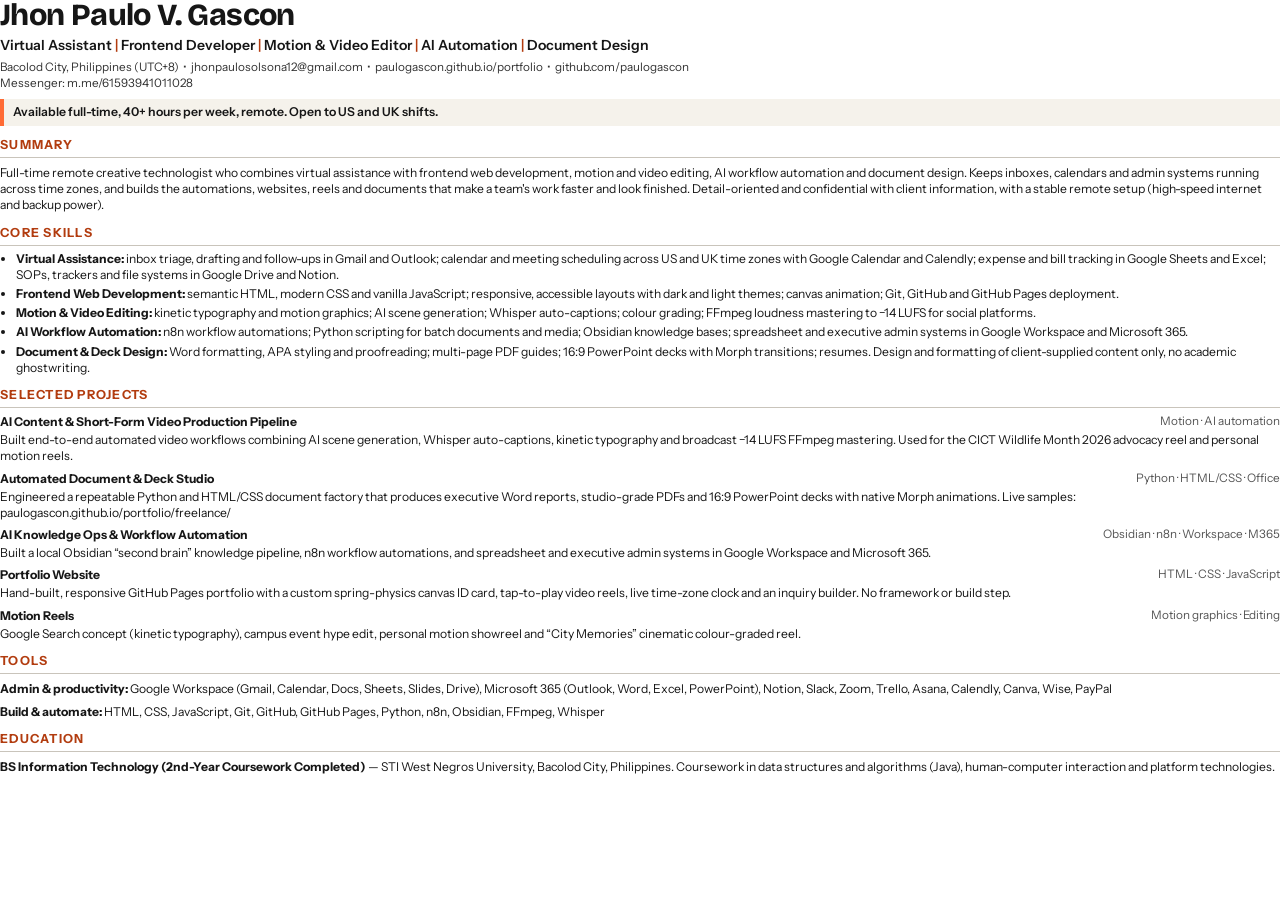
<file: tools/resume.html>
<!DOCTYPE html>
<html lang="en">
<head>
<meta charset="UTF-8">
<title>Jhon Paulo V. Gascon — Résumé</title>
<!-- Source for assets/resume.pdf. Regenerate with tools/build-resume.js. Single column, real text, standard headings for ATS parsing. -->
<link href="https://fonts.googleapis.com/css2?family=Bricolage+Grotesque:opsz,wght@12..96,600..800&family=Instrument+Sans:wght@400..700&display=swap" rel="stylesheet">
<style>
@page { size: Letter; margin: 0.42in 0.5in; }
* { box-sizing: border-box; margin: 0; padding: 0; }
body { font-family: "Instrument Sans", Arial, sans-serif; font-size: 9.1pt; line-height: 1.33; color: #161616; font-variant-ligatures: none; }
h1 { font-family: "Bricolage Grotesque", Arial, sans-serif; font-size: 23pt; font-weight: 750; letter-spacing: -0.02em; line-height: 1; font-variant-ligatures: none; }
.title { margin-top: 4pt; font-size: 10.5pt; font-weight: 600; }
.title span { color: #b23c0f; }
.contact { margin-top: 4pt; font-size: 8.8pt; color: #333; }
.contact a { color: inherit; text-decoration: none; }
.avail { margin-top: 6pt; padding: 4pt 7pt; border-left: 3pt solid #ff6b35; background: #f5f2eb; font-weight: 600; font-size: 9.2pt; }
h2 { margin-top: 8.5pt; padding-bottom: 2.5pt; border-bottom: 1px solid #c9c4bb; font-size: 9.4pt; font-weight: 700; letter-spacing: 0.1em; text-transform: uppercase; color: #b23c0f; }
p { margin-top: 5pt; }
ul { margin-top: 4pt; padding-left: 12pt; }
li { margin-top: 2.2pt; }
.skill b, .proj b { font-weight: 700; }
.proj { margin-top: 4.5pt; }
.proj-head { display: flex; justify-content: space-between; gap: 8pt; }
.proj-head span { color: #555; font-size: 8.8pt; white-space: nowrap; }
.proj p { margin-top: 1.5pt; }
.tools { margin-top: 5pt; }
.tools b { font-weight: 700; }
</style>
</head>
<body>
<header>
  <h1>Jhon Paulo V. Gascon</h1>
  <p class="title">Virtual Assistant <span>|</span> Frontend Developer <span>|</span> Motion &amp; Video Editor <span>|</span> AI Automation <span>|</span> Document Design</p>
  <p class="contact">Bacolod City, Philippines (UTC+8) &nbsp;•&nbsp; <a href="mailto:jhonpaulosolsona12@gmail.com">jhonpaulosolsona12@gmail.com</a> &nbsp;•&nbsp; <a href="https://paulogascon.github.io/portfolio/">paulogascon.github.io/portfolio</a> &nbsp;•&nbsp; <a href="https://github.com/paulogascon">github.com/paulogascon</a> <br>Messenger: <a href="https://m.me/61593941011028">m.me/61593941011028</a></p>
  <p class="avail">Available full-time, 40+ hours per week, remote. Open to US and UK shifts.</p>
</header>

<h2>Summary</h2>
<p>Full-time remote creative technologist who combines virtual assistance with frontend web development, motion and video editing, AI workflow automation and document design. Keeps inboxes, calendars and admin systems running across time zones, and builds the automations, websites, reels and documents that make a team's work faster and look finished. Detail-oriented and confidential with client information, with a stable remote setup (high-speed internet and backup power).</p>

<h2>Core Skills</h2>
<ul>
  <li class="skill"><b>Virtual Assistance:</b> inbox triage, drafting and follow-ups in Gmail and Outlook; calendar and meeting scheduling across US and UK time zones with Google Calendar and Calendly; expense and bill tracking in Google Sheets and Excel; SOPs, trackers and file systems in Google Drive and Notion.</li>
  <li class="skill"><b>Frontend Web Development:</b> semantic HTML, modern CSS and vanilla JavaScript; responsive, accessible layouts with dark and light themes; canvas animation; Git, GitHub and GitHub Pages deployment.</li>
  <li class="skill"><b>Motion &amp; Video Editing:</b> kinetic typography and motion graphics; AI scene generation; Whisper auto-captions; colour grading; FFmpeg loudness mastering to −14 LUFS for social platforms.</li>
  <li class="skill"><b>AI Workflow Automation:</b> n8n workflow automations; Python scripting for batch documents and media; Obsidian knowledge bases; spreadsheet and executive admin systems in Google Workspace and Microsoft 365.</li>
  <li class="skill"><b>Document &amp; Deck Design:</b> Word formatting, APA styling and proofreading; multi-page PDF guides; 16:9 PowerPoint decks with Morph transitions; resumes. Design and formatting of client-supplied content only, no academic ghostwriting.</li>
</ul>

<h2>Selected Projects</h2>
<div class="proj">
  <div class="proj-head"><b>AI Content &amp; Short-Form Video Production Pipeline</b><span>Motion · AI automation</span></div>
  <p>Built end-to-end automated video workflows combining AI scene generation, Whisper auto-captions, kinetic typography and broadcast −14 LUFS FFmpeg mastering. Used for the CICT Wildlife Month 2026 advocacy reel and personal motion reels.</p>
</div>
<div class="proj">
  <div class="proj-head"><b>Automated Document &amp; Deck Studio</b><span>Python · HTML/CSS · Office</span></div>
  <p>Engineered a repeatable Python and HTML/CSS document factory that produces executive Word reports, studio-grade PDFs and 16:9 PowerPoint decks with native Morph animations. Live samples: paulogascon.github.io/portfolio/freelance/</p>
</div>
<div class="proj">
  <div class="proj-head"><b>AI Knowledge Ops &amp; Workflow Automation</b><span>Obsidian · n8n · Workspace · M365</span></div>
  <p>Built a local Obsidian “second brain” knowledge pipeline, n8n workflow automations, and spreadsheet and executive admin systems in Google Workspace and Microsoft 365.</p>
</div>
<div class="proj">
  <div class="proj-head"><b>Portfolio Website</b><span>HTML · CSS · JavaScript</span></div>
  <p>Hand-built, responsive GitHub Pages portfolio with a custom spring-physics canvas ID card, tap-to-play video reels, live time-zone clock and an inquiry builder. No framework or build step.</p>
</div>
<div class="proj">
  <div class="proj-head"><b>Motion Reels</b><span>Motion graphics · Editing</span></div>
  <p>Google Search concept (kinetic typography), campus event hype edit, personal motion showreel and “City Memories” cinematic colour-graded reel.</p>
</div>

<h2>Tools</h2>
<p class="tools"><b>Admin &amp; productivity:</b> Google Workspace (Gmail, Calendar, Docs, Sheets, Slides, Drive), Microsoft 365 (Outlook, Word, Excel, PowerPoint), Notion, Slack, Zoom, Trello, Asana, Calendly, Canva, Wise, PayPal</p>
<p class="tools"><b>Build &amp; automate:</b> HTML, CSS, JavaScript, Git, GitHub, GitHub Pages, Python, n8n, Obsidian, FFmpeg, Whisper</p>

<h2>Education</h2>
<p><b>BS Information Technology (2nd-Year Coursework Completed)</b> — STI West Negros University, Bacolod City, Philippines. Coursework in data structures and algorithms (Java), human-computer interaction and platform technologies.</p>

</body>
</html>
</file>
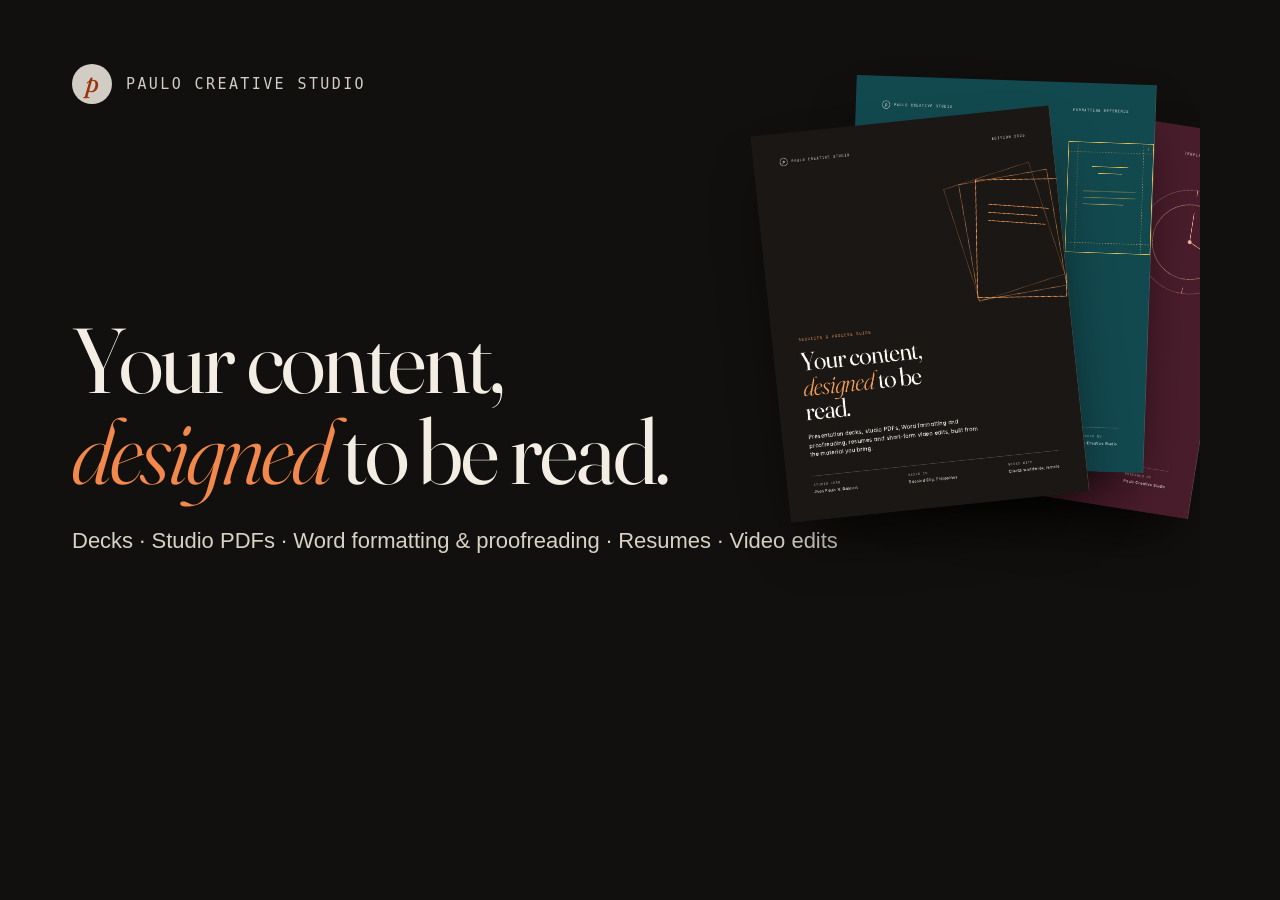
<file: freelance/_src/og.html>
<!DOCTYPE html><html><head><meta charset="utf-8"><link rel="stylesheet" href="docs/print.css">
<style>
html,body{background:#12100E;margin:0}
.og{width:1200px;height:630px;background:#12100E;color:#F3EDE4;position:relative;overflow:hidden;padding:64px 72px;display:flex;flex-direction:column;font-family:var(--sans)}
.top{display:flex;align-items:center;gap:14px;font-family:var(--mono);font-size:15px;letter-spacing:.16em;text-transform:uppercase;opacity:.85}
.mark{width:40px;height:40px;border-radius:50%;background:#F3EDE4;color:#B23A0C;display:grid;place-items:center;font-family:var(--serif);font-style:italic;font-size:26px;letter-spacing:0;text-transform:none;padding-bottom:4px}
h1{font-family:var(--serif);font-weight:380;font-size:92px;line-height:.98;letter-spacing:-.025em;margin-top:auto;font-variation-settings:"opsz" 144}
h1 em{font-style:italic;font-weight:320;color:#F2884B}
.svc{margin-top:28px;font-size:22px;color:#D9D1C5}
.sheets{position:absolute;right:-40px;top:70px;width:470px;height:520px}
.sheets img{position:absolute;width:300px;box-shadow:0 30px 60px -20px rgba(0,0,0,.8)}
</style></head><body><div class="og">
<div class="sheets"><img src="../previews/va-onboarding-kit-cover.png" style="left:150px;top:40px;transform:rotate(9deg)"><img src="../previews/apa7-formatting-guide-cover.png" style="left:80px;top:10px;transform:rotate(2deg)"><img src="../previews/studio-services-guide-cover.png" style="left:0;top:50px;transform:rotate(-6deg)"></div>
<div class="top"><span class="mark">p</span> Paulo Creative Studio</div>
<h1>Your content,<br><em>designed</em> to be read.</h1>
<p class="svc">Decks · Studio PDFs · Word formatting &amp; proofreading · Resumes · Video edits</p>
</div></body></html>
</file>
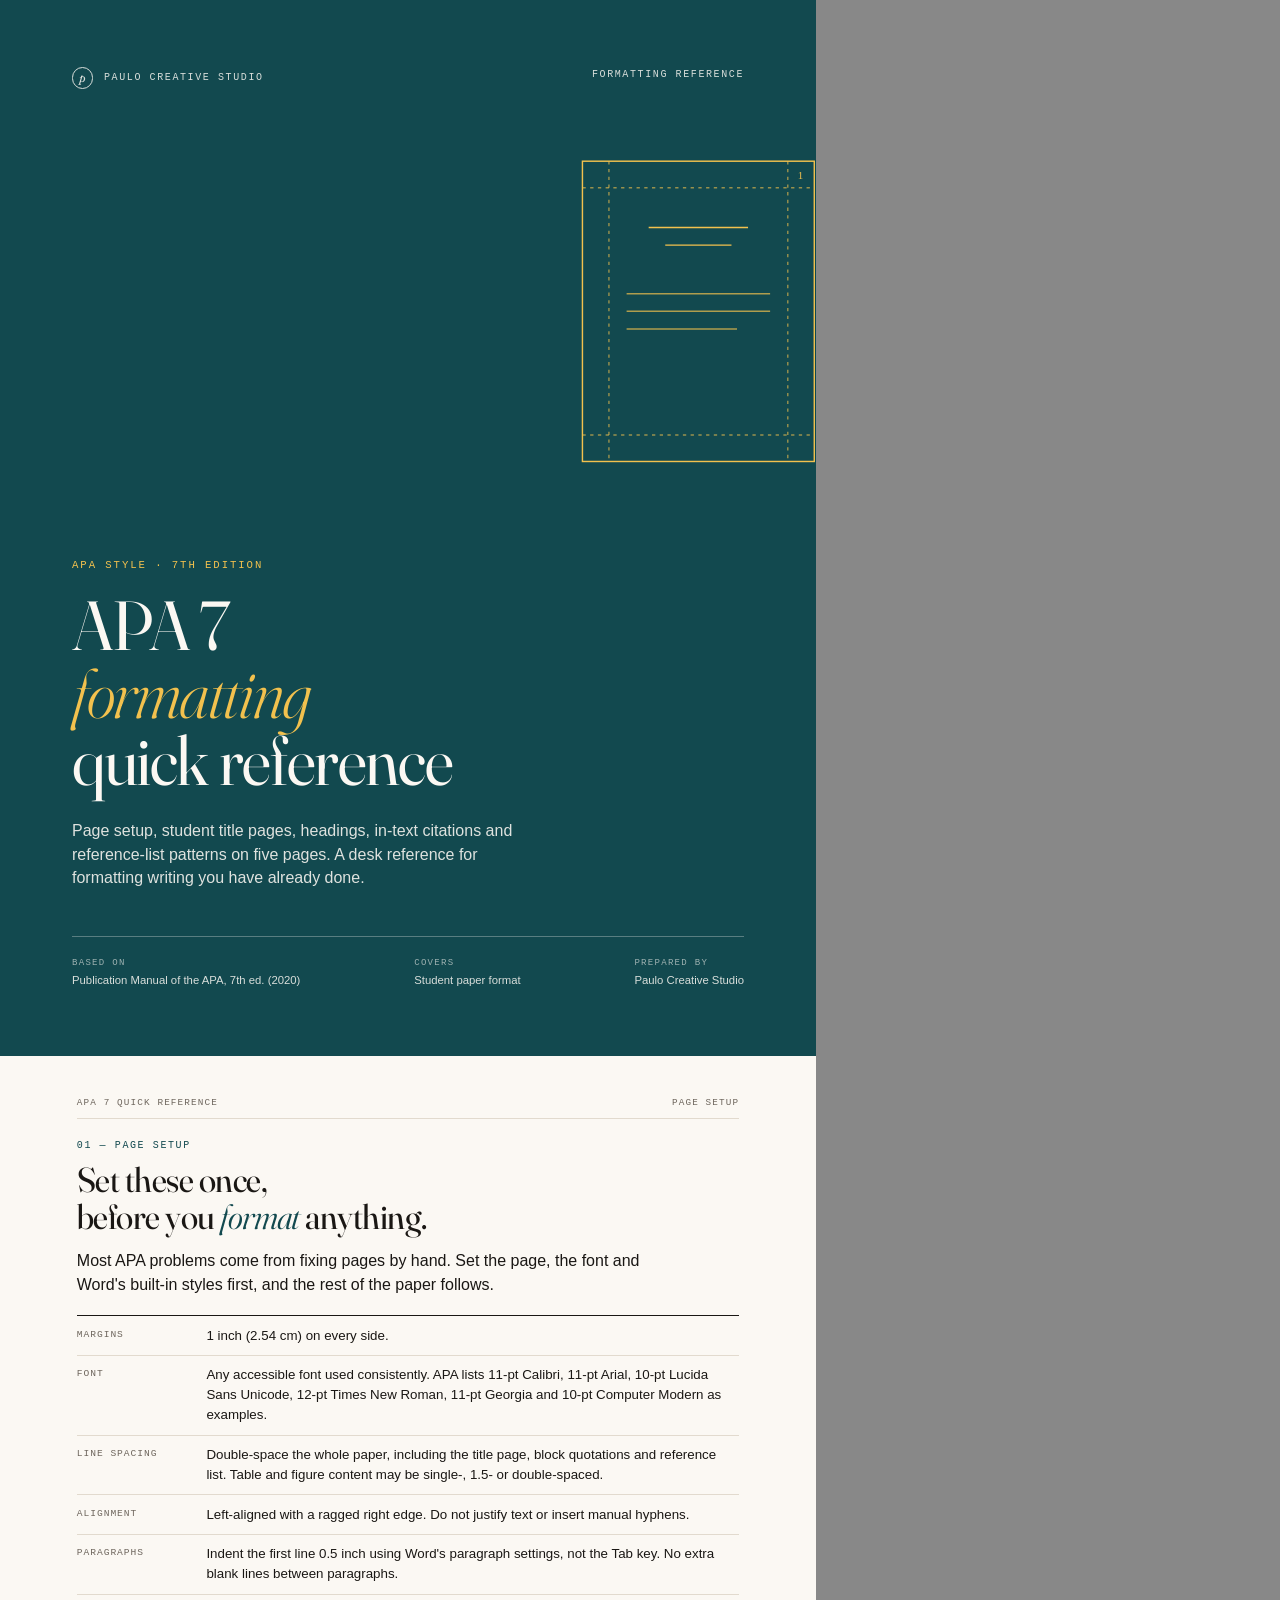
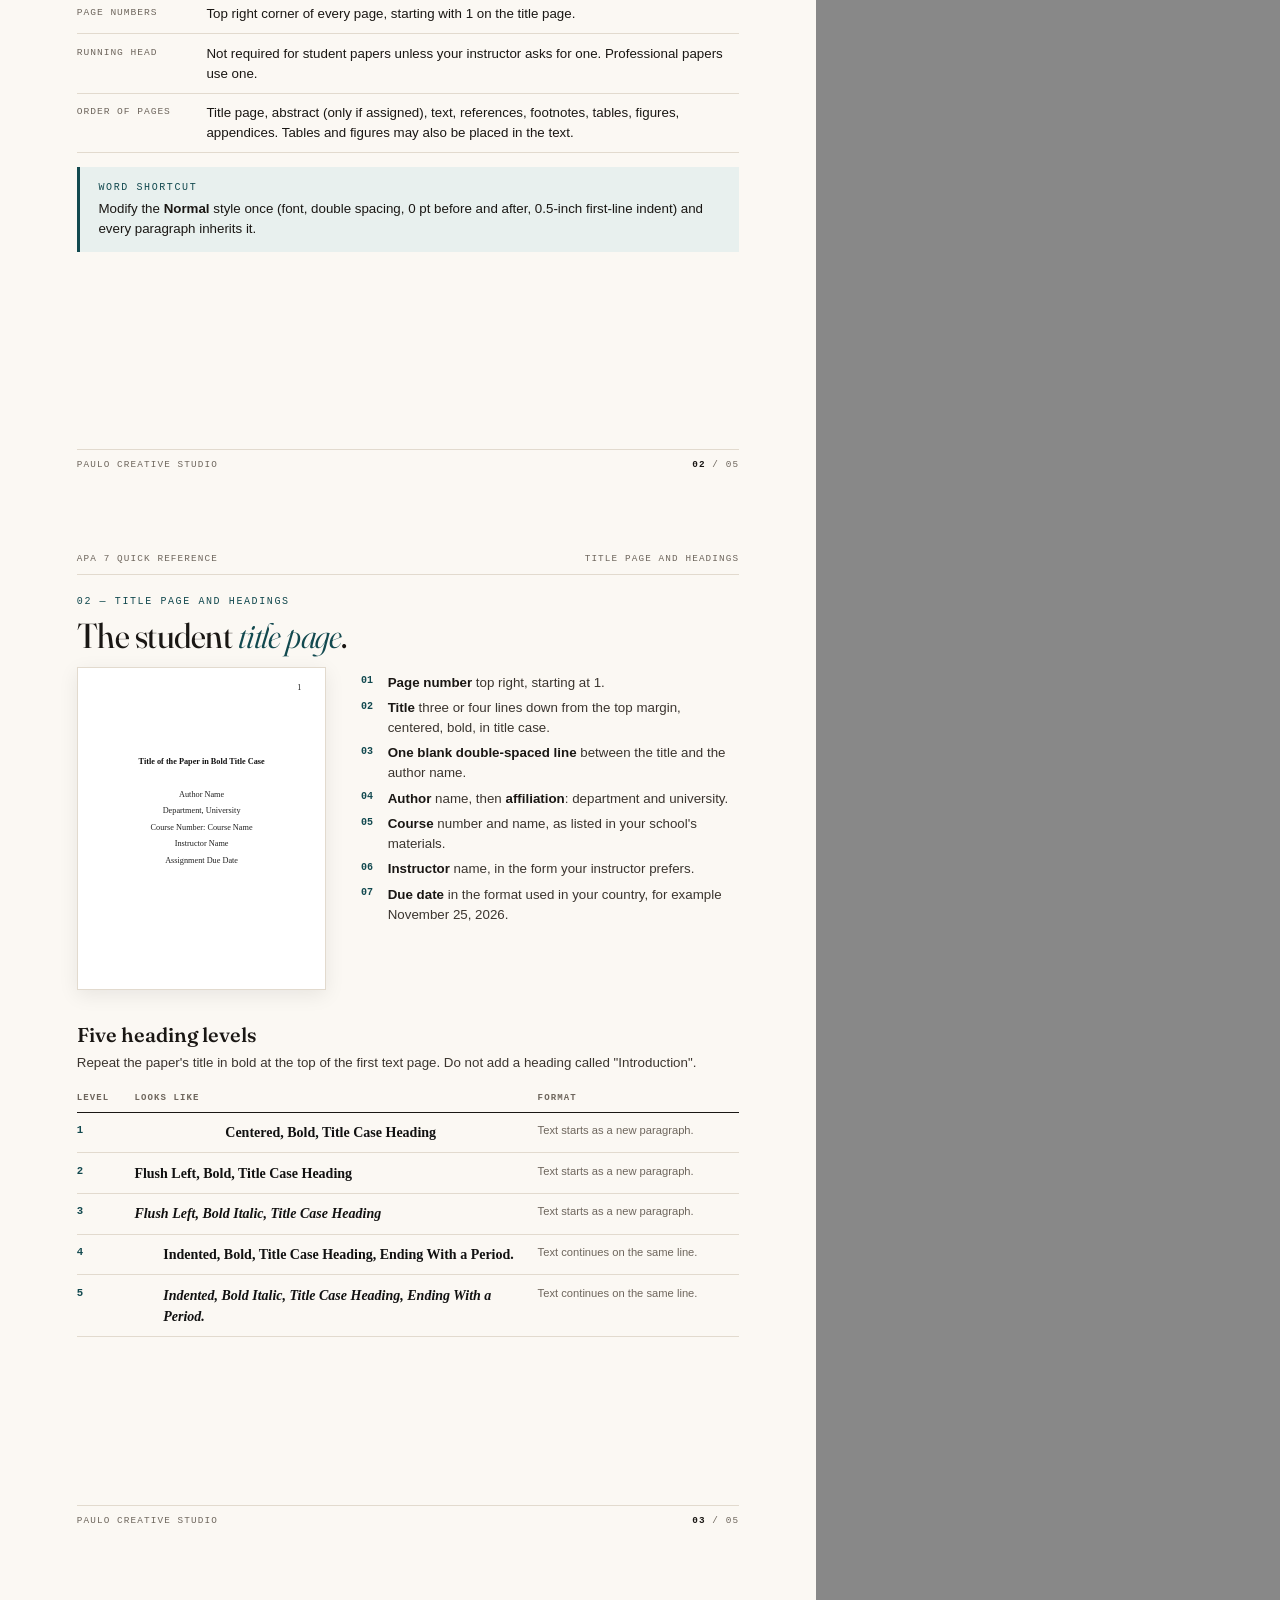
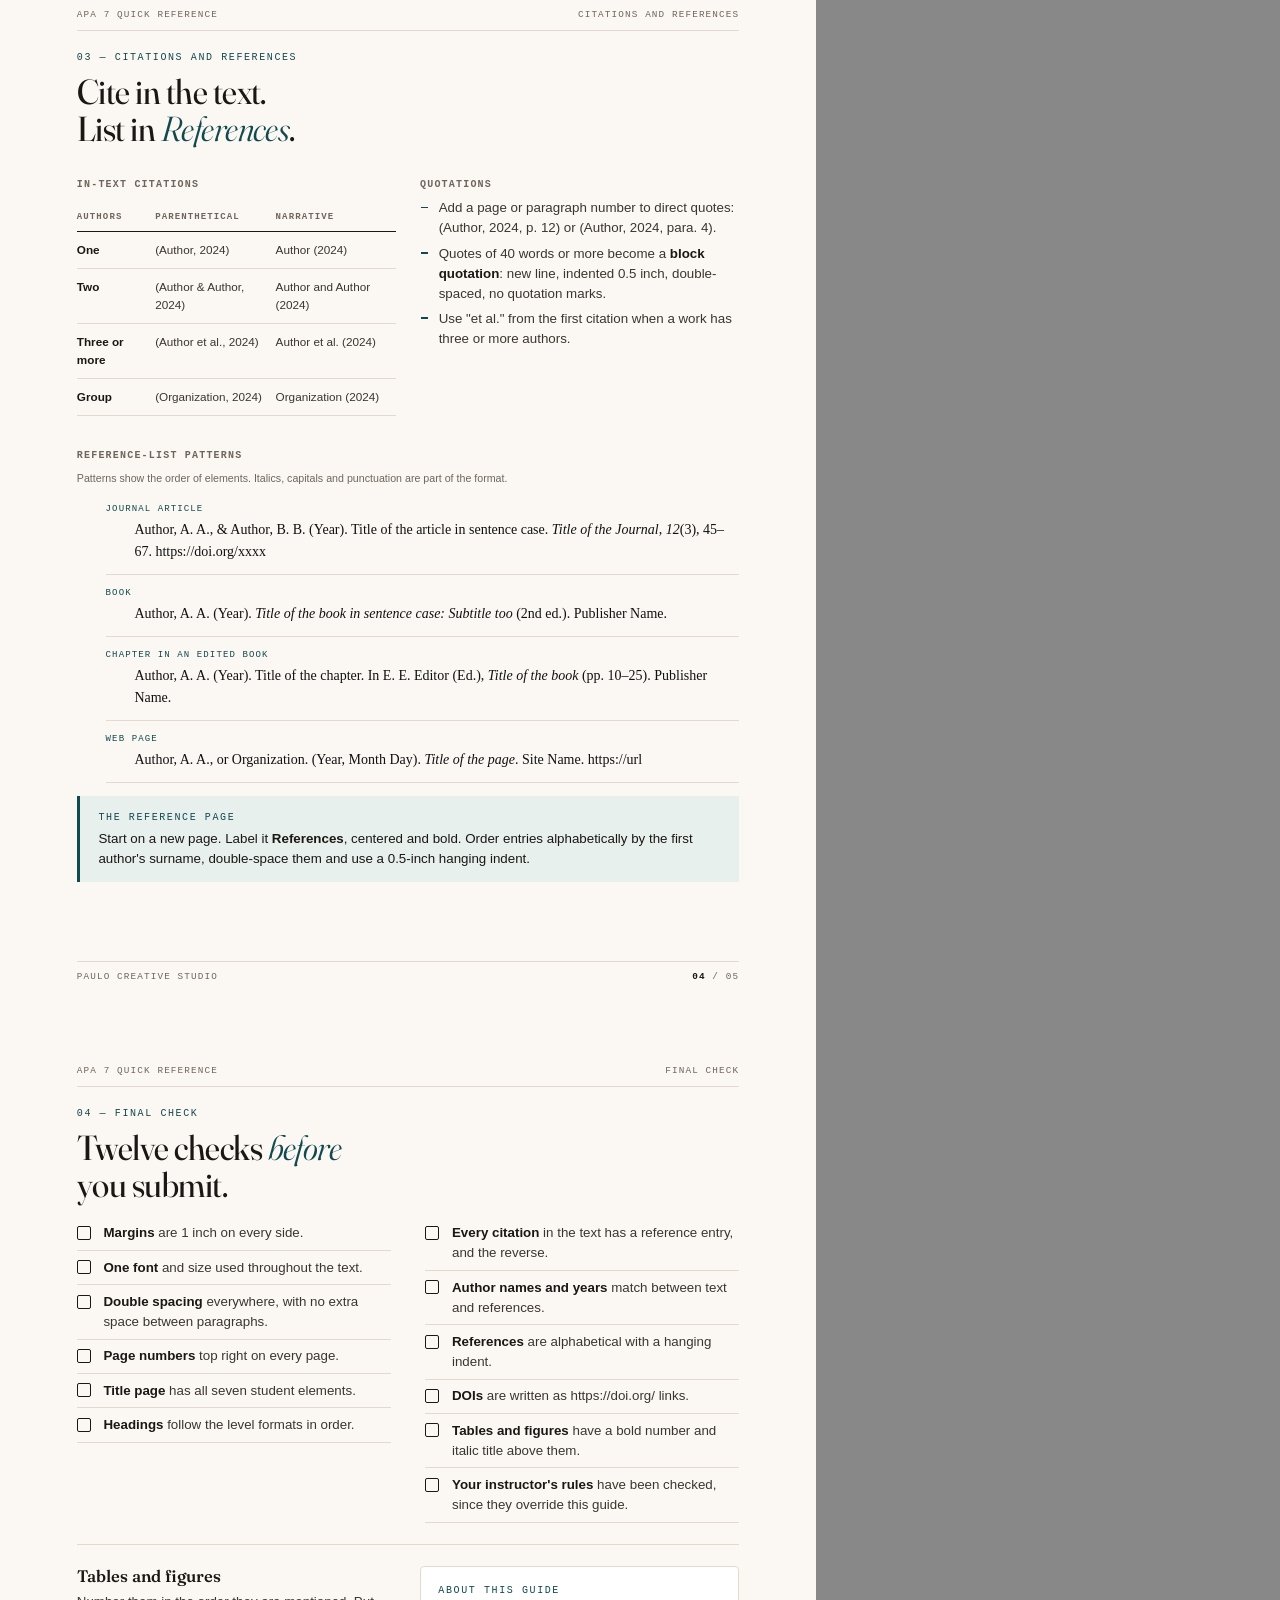
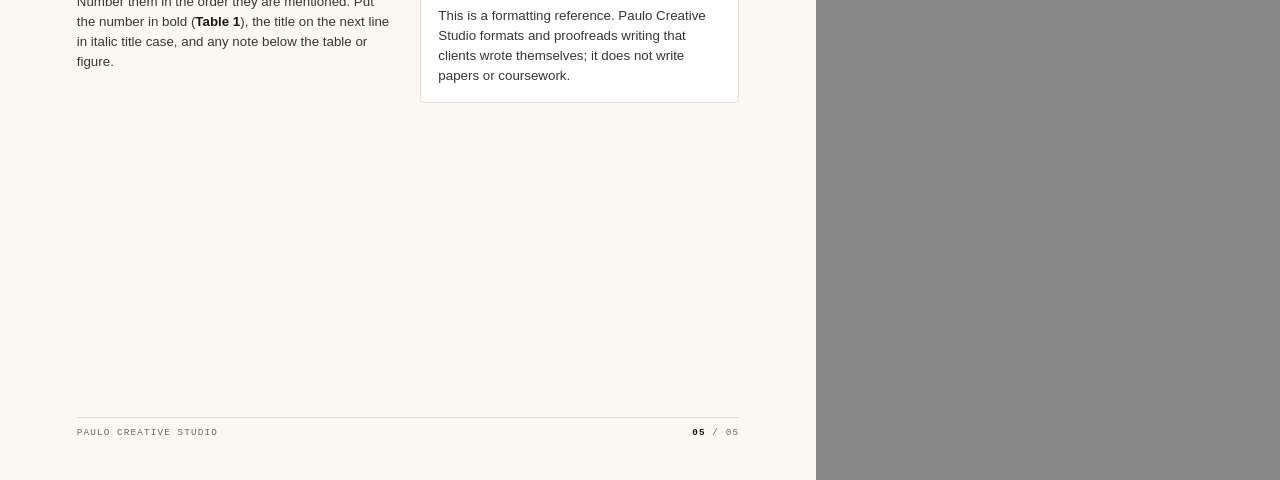
<file: freelance/_src/docs/apa7-formatting-guide.html>
<!DOCTYPE html>
<html lang="en"><head><meta charset="utf-8"><title>APA 7 Formatting Quick Reference — Paulo Creative Studio</title>
<link rel="stylesheet" href="print.css">
<style>
  :root { --cover: #12494F; --cover-accent: #F2C14E; --accent: #12494F; --tint: #E8F0EE; }
  .mock { background: #fff; border: 0.7pt solid var(--rule); box-shadow: 0 4pt 14pt rgba(0,0,0,.08); aspect-ratio: 8.5/11; position: relative; font-family: "Times New Roman", "Liberation Serif", serif; font-size: 6.2pt; line-height: 2; color: #222; padding: 18pt 18pt; }
  .mock .pn { position: absolute; top: 9pt; right: 18pt; }
  .mock .c { text-align: center; }
  .mock b { color: #111; }
  .lbl { position: absolute; font-family: var(--mono); font-size: 6pt; letter-spacing: .06em; color: var(--accent); background: var(--tint); padding: 1pt 4pt; border-radius: 2pt; white-space: nowrap; }
  .lvl td { font-family: "Times New Roman", "Liberation Serif", serif; font-size: 10.5pt; color: #111; }
  .lvl td:first-child { font-family: var(--mono); font-size: 8pt; color: var(--accent); width: 0.6in; }
  .lvl td:last-child { font-family: var(--sans); font-size: 8.4pt; color: var(--muted); width: 2.1in; }
  .pattern { font-family: "Times New Roman", "Liberation Serif", serif; font-size: 10.5pt; line-height: 1.6; color: #111; padding: 8pt 0 8pt 0.3in; text-indent: -0.3in; margin-left: 0.3in; border-bottom: 0.6pt solid var(--rule); }
  .pattern .k { display: block; text-indent: 0; margin-left: -0.3in; font-family: var(--mono); font-size: 6.8pt; letter-spacing: .12em; text-transform: uppercase; color: var(--accent); margin-bottom: 2pt; }
  .spec { display: grid; grid-template-columns: 1.35in 1fr; border-top: 1pt solid var(--ink); }
  .spec div { padding: 7pt 0; border-bottom: 0.6pt solid var(--rule); }
  .spec div:nth-child(odd) { font-family: var(--mono); font-size: 7.2pt; letter-spacing: .1em; text-transform: uppercase; color: var(--muted); padding-top: 8.5pt; }
  .spec div:nth-child(even) { color: var(--ink); }
</style></head>
<body>

<section class="page cover">
  <svg class="graphic" viewBox="0 0 400 400" aria-hidden="true" style="top:1.1in">
    <g fill="none" stroke="#F2C14E" stroke-width="1.3">
      <rect x="110" y="50" width="210" height="272"/>
      <line x1="110" y1="74" x2="320" y2="74" stroke-dasharray="3 4" opacity=".6"/>
      <line x1="134" y1="50" x2="134" y2="322" stroke-dasharray="3 4" opacity=".6"/>
      <line x1="296" y1="50" x2="296" y2="322" stroke-dasharray="3 4" opacity=".6"/>
      <line x1="110" y1="298" x2="320" y2="298" stroke-dasharray="3 4" opacity=".6"/>
      <line x1="170" y1="110" x2="260" y2="110"/><line x1="185" y1="126" x2="245" y2="126"/>
      <line x1="150" y1="170" x2="280" y2="170" opacity=".7"/><line x1="150" y1="186" x2="280" y2="186" opacity=".7"/>
      <line x1="150" y1="202" x2="250" y2="202" opacity=".7"/>
      <text x="305" y="66" fill="#F2C14E" stroke="none" font-size="10" font-family="serif">1</text>
    </g>
  </svg>
  <div class="meta"><div class="brand"><span class="mark">p</span> Paulo Creative Studio</div><div>Formatting reference</div></div>
  <div class="kicker">APA Style · 7th edition</div>
  <h1>APA 7<br><em>formatting</em><br>quick reference</h1>
  <p class="dek">Page setup, student title pages, headings, in-text citations and reference-list patterns on five pages. A desk reference for formatting writing you have already done.</p>
  <div class="rule"></div>
  <div class="foot">
    <div class="col"><span>Based on</span>Publication Manual of the APA, 7th ed. (2020)</div>
    <div class="col"><span>Covers</span>Student paper format</div>
    <div class="col"><span>Prepared by</span>Paulo Creative Studio</div>
  </div>
</section>

<section class="page">
  <div class="run-head"><span>APA 7 quick reference</span><span>Page setup</span></div>
  <div class="kick">01 — Page setup</div>
  <h2>Set these once,<br>before you <em>format</em> anything.</h2>
  <p class="lede">Most APA problems come from fixing pages by hand. Set the page, the font and Word's built-in styles first, and the rest of the paper follows.</p>
  <div class="spec">
    <div>Margins</div><div>1 inch (2.54 cm) on every side.</div>
    <div>Font</div><div>Any accessible font used consistently. APA lists 11-pt Calibri, 11-pt Arial, 10-pt Lucida Sans Unicode, 12-pt Times New Roman, 11-pt Georgia and 10-pt Computer Modern as examples.</div>
    <div>Line spacing</div><div>Double-space the whole paper, including the title page, block quotations and reference list. Table and figure content may be single-, 1.5- or double-spaced.</div>
    <div>Alignment</div><div>Left-aligned with a ragged right edge. Do not justify text or insert manual hyphens.</div>
    <div>Paragraphs</div><div>Indent the first line 0.5 inch using Word's paragraph settings, not the Tab key. No extra blank lines between paragraphs.</div>
    <div>Page numbers</div><div>Top right corner of every page, starting with 1 on the title page.</div>
    <div>Running head</div><div>Not required for student papers unless your instructor asks for one. Professional papers use one.</div>
    <div>Order of pages</div><div>Title page, abstract (only if assigned), text, references, footnotes, tables, figures, appendices. Tables and figures may also be placed in the text.</div>
  </div>
  <div class="callout mt">
    <div class="kick">Word shortcut</div>
    <p>Modify the <strong>Normal</strong> style once (font, double spacing, 0 pt before and after, 0.5-inch first-line indent) and every paragraph inherits it.</p>
  </div>
  <div class="run-foot"><span>Paulo Creative Studio</span><span><b>02</b> / 05</span></div>
</section>

<section class="page">
  <div class="run-head"><span>APA 7 quick reference</span><span>Title page and headings</span></div>
  <div class="kick">02 — Title page and headings</div>
  <h2>The student <em>title page</em>.</h2>
  <div class="grid2" style="grid-template-columns: 2.6in 1fr; gap: 26pt;">
    <div style="position:relative">
      <div class="mock">
        <span class="pn">1</span>
        <div style="height:46pt"></div>
        <div class="c"><b>Title of the Paper in Bold Title Case</b></div>
        <div class="c">&nbsp;</div>
        <div class="c">Author Name</div>
        <div class="c">Department, University</div>
        <div class="c">Course Number: Course Name</div>
        <div class="c">Instructor Name</div>
        <div class="c">Assignment Due Date</div>
      </div>
    </div>
    <div>
      <ol class="list" style="margin-top:4pt">
        <li><strong>Page number</strong> top right, starting at 1.</li>
        <li><strong>Title</strong> three or four lines down from the top margin, centered, bold, in title case.</li>
        <li><strong>One blank double-spaced line</strong> between the title and the author name.</li>
        <li><strong>Author</strong> name, then <strong>affiliation</strong>: department and university.</li>
        <li><strong>Course</strong> number and name, as listed in your school's materials.</li>
        <li><strong>Instructor</strong> name, in the form your instructor prefers.</li>
        <li><strong>Due date</strong> in the format used in your country, for example November 25, 2026.</li>
      </ol>
    </div>
  </div>
  <h3 class="mt2" style="font-size:15pt">Five heading levels</h3>
  <p>Repeat the paper's title in bold at the top of the first text page. Do not add a heading called "Introduction".</p>
  <table class="lvl">
    <thead><tr><th>Level</th><th>Looks like</th><th>Format</th></tr></thead>
    <tbody>
      <tr><td>1</td><td style="text-align:center"><b>Centered, Bold, Title Case Heading</b></td><td>Text starts as a new paragraph.</td></tr>
      <tr><td>2</td><td><b>Flush Left, Bold, Title Case Heading</b></td><td>Text starts as a new paragraph.</td></tr>
      <tr><td>3</td><td><b><i>Flush Left, Bold Italic, Title Case Heading</i></b></td><td>Text starts as a new paragraph.</td></tr>
      <tr><td>4</td><td style="padding-left:0.3in"><b>Indented, Bold, Title Case Heading, Ending With a Period.</b></td><td>Text continues on the same line.</td></tr>
      <tr><td>5</td><td style="padding-left:0.3in"><b><i>Indented, Bold Italic, Title Case Heading, Ending With a Period.</i></b></td><td>Text continues on the same line.</td></tr>
    </tbody>
  </table>
  <div class="run-foot"><span>Paulo Creative Studio</span><span><b>03</b> / 05</span></div>
</section>

<section class="page">
  <div class="run-head"><span>APA 7 quick reference</span><span>Citations and references</span></div>
  <div class="kick">03 — Citations and references</div>
  <h2>Cite in the text.<br>List in <em>References</em>.</h2>
  <div class="grid2">
    <div>
      <h4>In-text citations</h4>
      <table>
        <thead><tr><th>Authors</th><th>Parenthetical</th><th>Narrative</th></tr></thead>
        <tbody>
          <tr><td>One</td><td>(Author, 2024)</td><td>Author (2024)</td></tr>
          <tr><td>Two</td><td>(Author &amp; Author, 2024)</td><td>Author and Author (2024)</td></tr>
          <tr><td>Three or more</td><td>(Author et al., 2024)</td><td>Author et al. (2024)</td></tr>
          <tr><td>Group</td><td>(Organization, 2024)</td><td>Organization (2024)</td></tr>
        </tbody>
      </table>
    </div>
    <div>
      <h4>Quotations</h4>
      <ul class="list">
        <li>Add a page or paragraph number to direct quotes: (Author, 2024, p. 12) or (Author, 2024, para. 4).</li>
        <li>Quotes of 40 words or more become a <strong>block quotation</strong>: new line, indented 0.5 inch, double-spaced, no quotation marks.</li>
        <li>Use "et al." from the first citation when a work has three or more authors.</li>
      </ul>
    </div>
  </div>
  <h4 class="mt">Reference-list patterns</h4>
  <p class="small" style="margin-bottom:4pt">Patterns show the order of elements. Italics, capitals and punctuation are part of the format.</p>
  <div class="pattern"><span class="k">Journal article</span>Author, A. A., &amp; Author, B. B. (Year). Title of the article in sentence case. <i>Title of the Journal, 12</i>(3), 45–67. https://doi.org/xxxx</div>
  <div class="pattern"><span class="k">Book</span>Author, A. A. (Year). <i>Title of the book in sentence case: Subtitle too</i> (2nd ed.). Publisher Name.</div>
  <div class="pattern"><span class="k">Chapter in an edited book</span>Author, A. A. (Year). Title of the chapter. In E. E. Editor (Ed.), <i>Title of the book</i> (pp. 10–25). Publisher Name.</div>
  <div class="pattern"><span class="k">Web page</span>Author, A. A., or Organization. (Year, Month Day). <i>Title of the page</i>. Site Name. https://url</div>
  <div class="callout mt">
    <div class="kick">The reference page</div>
    <p>Start on a new page. Label it <strong>References</strong>, centered and bold. Order entries alphabetically by the first author's surname, double-space them and use a 0.5-inch hanging indent.</p>
  </div>
  <div class="run-foot"><span>Paulo Creative Studio</span><span><b>04</b> / 05</span></div>
</section>

<section class="page">
  <div class="run-head"><span>APA 7 quick reference</span><span>Final check</span></div>
  <div class="kick">04 — Final check</div>
  <h2>Twelve checks <em>before</em><br>you submit.</h2>
  <div class="grid2" style="gap:26pt">
    <ul class="check">
      <li><span><b>Margins</b> are 1 inch on every side.</span></li>
      <li><span><b>One font</b> and size used throughout the text.</span></li>
      <li><span><b>Double spacing</b> everywhere, with no extra space between paragraphs.</span></li>
      <li><span><b>Page numbers</b> top right on every page.</span></li>
      <li><span><b>Title page</b> has all seven student elements.</span></li>
      <li><span><b>Headings</b> follow the level formats in order.</span></li>
    </ul>
    <ul class="check">
      <li><span><b>Every citation</b> in the text has a reference entry, and the reverse.</span></li>
      <li><span><b>Author names and years</b> match between text and references.</span></li>
      <li><span><b>References</b> are alphabetical with a hanging indent.</span></li>
      <li><span><b>DOIs</b> are written as https://doi.org/ links.</span></li>
      <li><span><b>Tables and figures</b> have a bold number and italic title above them.</span></li>
      <li><span><b>Your instructor's rules</b> have been checked, since they override this guide.</span></li>
    </ul>
  </div>
  <div class="hr"></div>
  <div class="grid2">
    <div>
      <h3 style="margin-top:0">Tables and figures</h3>
      <p>Number them in the order they are mentioned. Put the number in bold (<strong>Table 1</strong>), the title on the next line in italic title case, and any note below the table or figure.</p>
    </div>
    <div class="card">
      <div class="kick">About this guide</div>
      <p style="margin:0">This is a formatting reference. Paulo Creative Studio formats and proofreads writing that clients wrote themselves; it does not write papers or coursework.</p>
    </div>
  </div>
  <div class="run-foot"><span>Paulo Creative Studio</span><span><b>05</b> / 05</span></div>
</section>

</body></html>
</file>
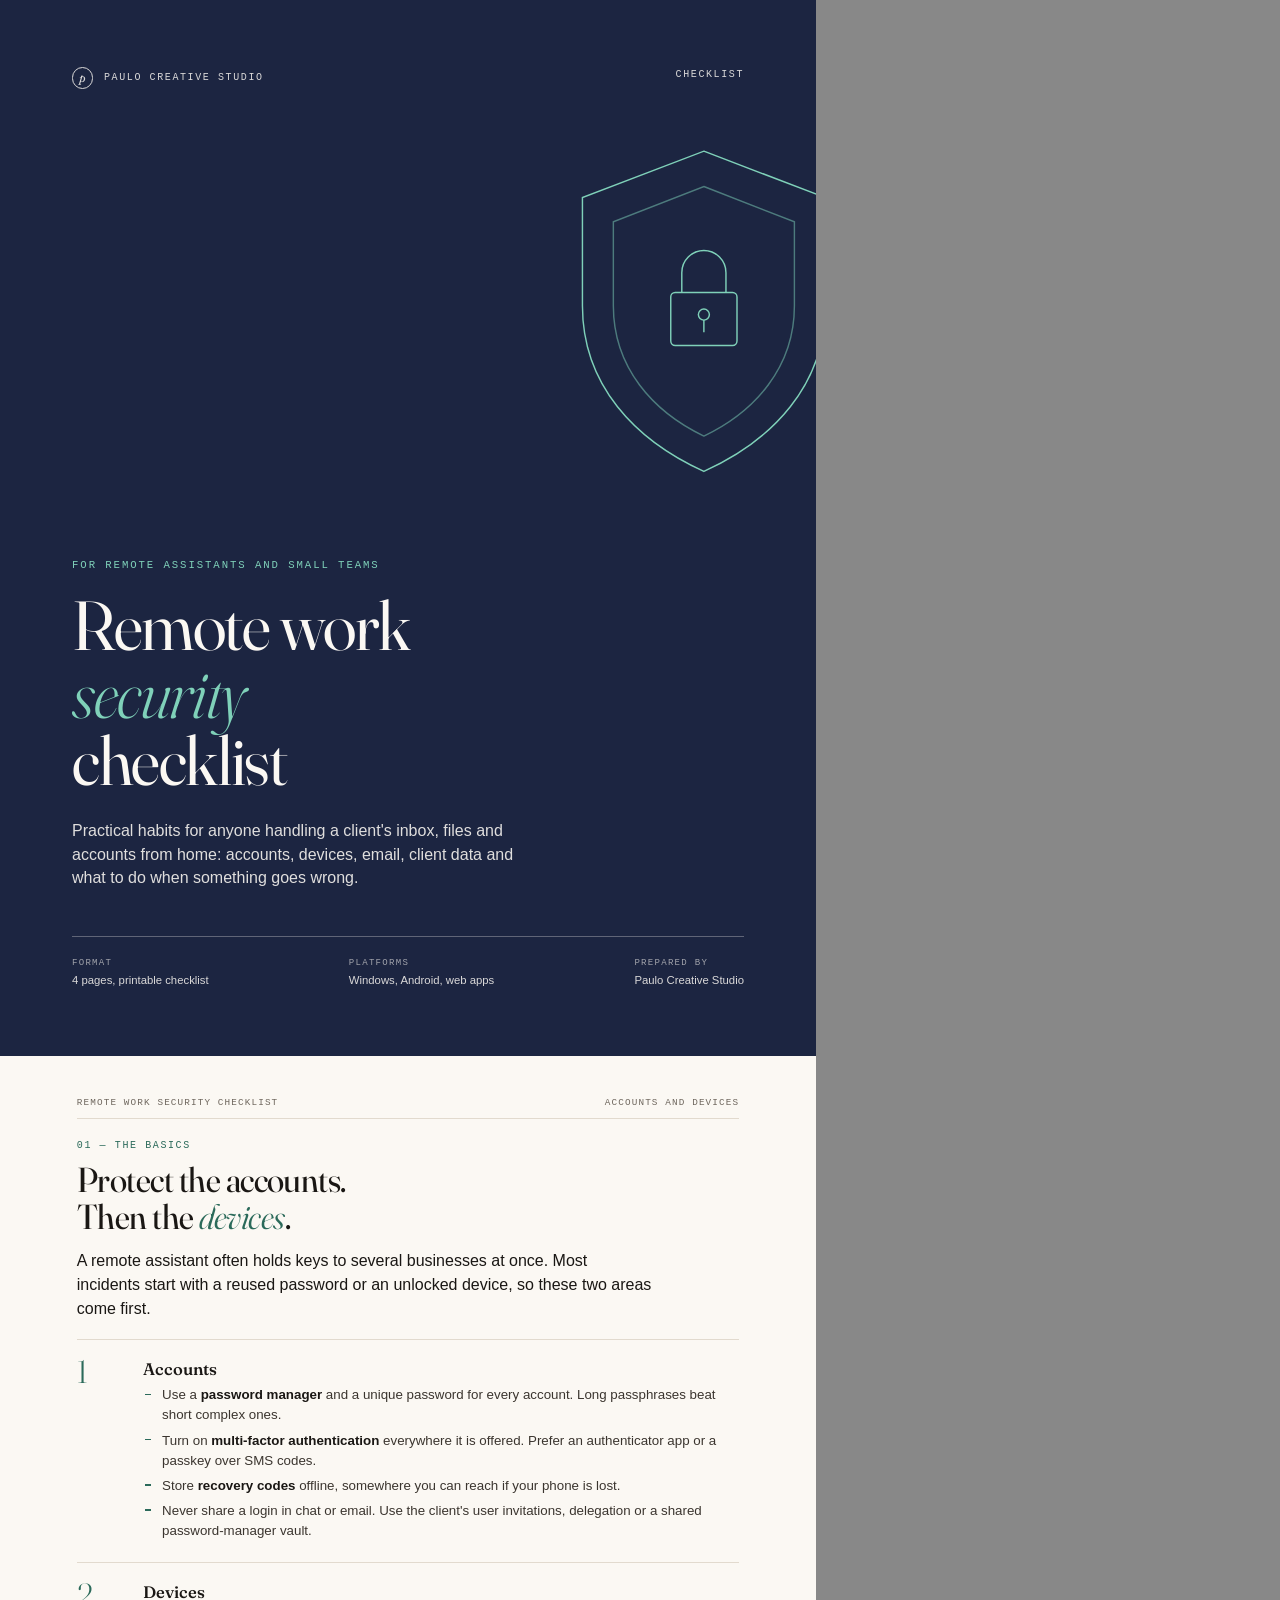
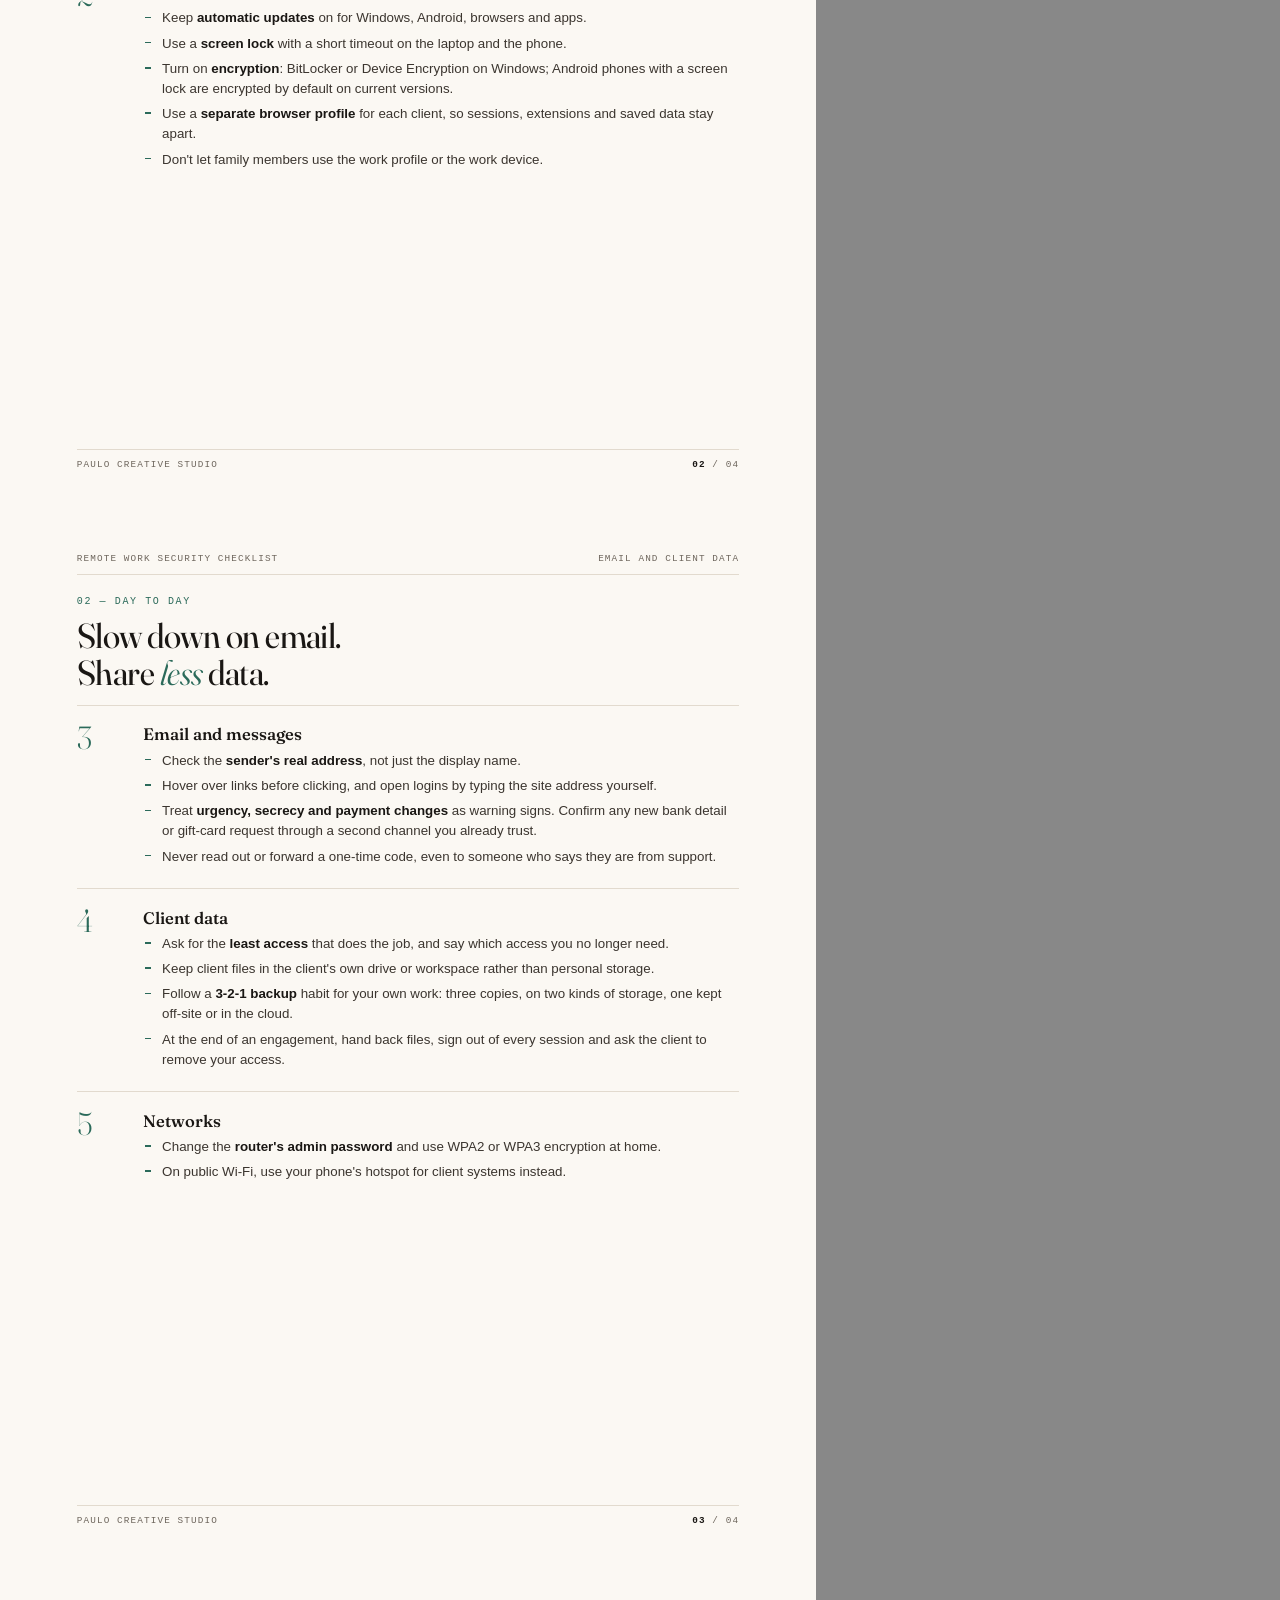
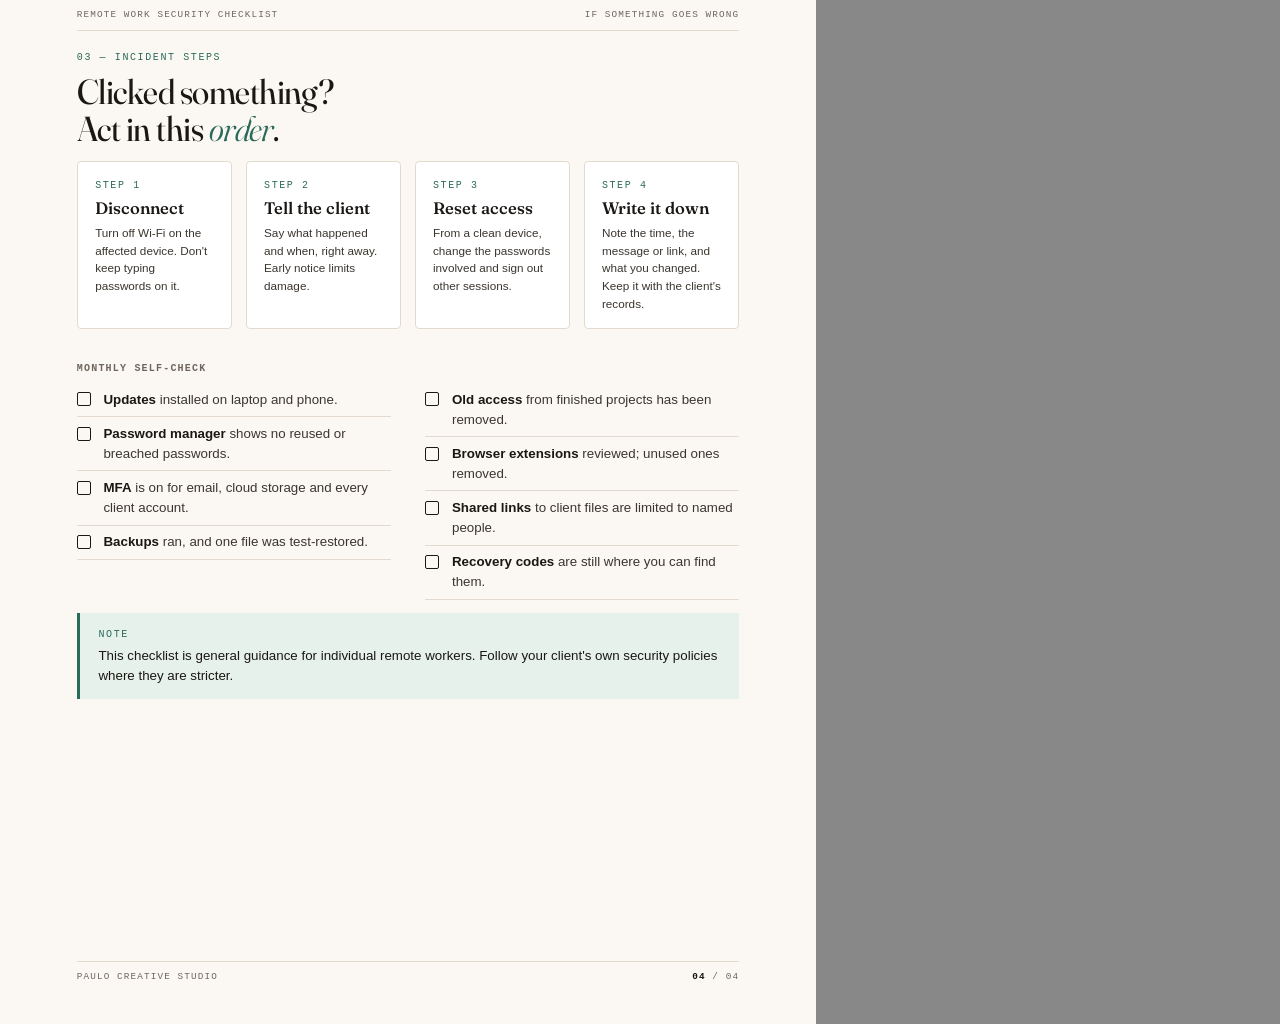
<file: freelance/_src/docs/remote-security-checklist.html>
<!DOCTYPE html>
<html lang="en"><head><meta charset="utf-8"><title>Remote Work Security Checklist — Paulo Creative Studio</title>
<link rel="stylesheet" href="print.css">
<style>
  :root { --cover: #1C2541; --cover-accent: #7FD1B9; --accent: #2B6A5A; --tint: #E7F1EC; }
  .area { display: grid; grid-template-columns: 0.5in 1fr; gap: 14pt; padding: 12pt 0; border-top: 0.6pt solid var(--rule); }
  .area:first-of-type { border-top: 1pt solid var(--ink); }
  .area .num { font-size: 24pt; }
  .area h3 { margin-top: 2pt; }
  .area ul.list { margin-bottom: 0; }
  .flow { display: grid; grid-template-columns: repeat(4, 1fr); gap: 10pt; margin-top: 10pt; }
  .flow .card { position: relative; }
  .flow .card .kick { margin-bottom: 4pt; }
  .flow .card p { font-size: 8.8pt; margin: 0; }
  .sev td:nth-child(2) { white-space: nowrap; }
</style></head>
<body>

<section class="page cover">
  <svg class="graphic" viewBox="0 0 400 400" aria-hidden="true" style="top:1in">
    <g fill="none" stroke="#7FD1B9" stroke-width="1.3">
      <path d="M220 50 L330 92 V190 C330 262 282 312 220 340 C158 312 110 262 110 190 V92 Z"/>
      <path d="M220 82 L302 114 V190 C302 246 266 286 220 308 C174 286 138 246 138 190 V114 Z" opacity=".5"/>
      <rect x="190" y="178" width="60" height="48" rx="4"/>
      <path d="M200 178 V160 a20 20 0 0 1 40 0 V178"/>
      <circle cx="220" cy="198" r="5"/><line x1="220" y1="203" x2="220" y2="214"/>
    </g>
  </svg>
  <div class="meta"><div class="brand"><span class="mark">p</span> Paulo Creative Studio</div><div>Checklist</div></div>
  <div class="kicker">For remote assistants and small teams</div>
  <h1>Remote work<br><em>security</em><br>checklist</h1>
  <p class="dek">Practical habits for anyone handling a client's inbox, files and accounts from home: accounts, devices, email, client data and what to do when something goes wrong.</p>
  <div class="rule"></div>
  <div class="foot">
    <div class="col"><span>Format</span>4 pages, printable checklist</div>
    <div class="col"><span>Platforms</span>Windows, Android, web apps</div>
    <div class="col"><span>Prepared by</span>Paulo Creative Studio</div>
  </div>
</section>

<section class="page">
  <div class="run-head"><span>Remote work security checklist</span><span>Accounts and devices</span></div>
  <div class="kick">01 — The basics</div>
  <h2>Protect the accounts.<br>Then the <em>devices</em>.</h2>
  <p class="lede">A remote assistant often holds keys to several businesses at once. Most incidents start with a reused password or an unlocked device, so these two areas come first.</p>
  <div class="area"><div class="num">1</div><div>
    <h3>Accounts</h3>
    <ul class="list">
      <li>Use a <strong>password manager</strong> and a unique password for every account. Long passphrases beat short complex ones.</li>
      <li>Turn on <strong>multi-factor authentication</strong> everywhere it is offered. Prefer an authenticator app or a passkey over SMS codes.</li>
      <li>Store <strong>recovery codes</strong> offline, somewhere you can reach if your phone is lost.</li>
      <li>Never share a login in chat or email. Use the client's user invitations, delegation or a shared password-manager vault.</li>
    </ul>
  </div></div>
  <div class="area"><div class="num">2</div><div>
    <h3>Devices</h3>
    <ul class="list">
      <li>Keep <strong>automatic updates</strong> on for Windows, Android, browsers and apps.</li>
      <li>Use a <strong>screen lock</strong> with a short timeout on the laptop and the phone.</li>
      <li>Turn on <strong>encryption</strong>: BitLocker or Device Encryption on Windows; Android phones with a screen lock are encrypted by default on current versions.</li>
      <li>Use a <strong>separate browser profile</strong> for each client, so sessions, extensions and saved data stay apart.</li>
      <li>Don't let family members use the work profile or the work device.</li>
    </ul>
  </div></div>
  <div class="run-foot"><span>Paulo Creative Studio</span><span><b>02</b> / 04</span></div>
</section>

<section class="page">
  <div class="run-head"><span>Remote work security checklist</span><span>Email and client data</span></div>
  <div class="kick">02 — Day to day</div>
  <h2>Slow down on email.<br>Share <em>less</em> data.</h2>
  <div class="area"><div class="num">3</div><div>
    <h3>Email and messages</h3>
    <ul class="list">
      <li>Check the <strong>sender's real address</strong>, not just the display name.</li>
      <li>Hover over links before clicking, and open logins by typing the site address yourself.</li>
      <li>Treat <strong>urgency, secrecy and payment changes</strong> as warning signs. Confirm any new bank detail or gift-card request through a second channel you already trust.</li>
      <li>Never read out or forward a one-time code, even to someone who says they are from support.</li>
    </ul>
  </div></div>
  <div class="area"><div class="num">4</div><div>
    <h3>Client data</h3>
    <ul class="list">
      <li>Ask for the <strong>least access</strong> that does the job, and say which access you no longer need.</li>
      <li>Keep client files in the client's own drive or workspace rather than personal storage.</li>
      <li>Follow a <strong>3-2-1 backup</strong> habit for your own work: three copies, on two kinds of storage, one kept off-site or in the cloud.</li>
      <li>At the end of an engagement, hand back files, sign out of every session and ask the client to remove your access.</li>
    </ul>
  </div></div>
  <div class="area"><div class="num">5</div><div>
    <h3>Networks</h3>
    <ul class="list">
      <li>Change the <strong>router's admin password</strong> and use WPA2 or WPA3 encryption at home.</li>
      <li>On public Wi-Fi, use your phone's hotspot for client systems instead.</li>
    </ul>
  </div></div>
  <div class="run-foot"><span>Paulo Creative Studio</span><span><b>03</b> / 04</span></div>
</section>

<section class="page">
  <div class="run-head"><span>Remote work security checklist</span><span>If something goes wrong</span></div>
  <div class="kick">03 — Incident steps</div>
  <h2>Clicked something?<br>Act in this <em>order</em>.</h2>
  <div class="flow">
    <div class="card"><div class="kick">Step 1</div><h3 style="margin-top:0">Disconnect</h3><p>Turn off Wi-Fi on the affected device. Don't keep typing passwords on it.</p></div>
    <div class="card"><div class="kick">Step 2</div><h3 style="margin-top:0">Tell the client</h3><p>Say what happened and when, right away. Early notice limits damage.</p></div>
    <div class="card"><div class="kick">Step 3</div><h3 style="margin-top:0">Reset access</h3><p>From a clean device, change the passwords involved and sign out other sessions.</p></div>
    <div class="card"><div class="kick">Step 4</div><h3 style="margin-top:0">Write it down</h3><p>Note the time, the message or link, and what you changed. Keep it with the client's records.</p></div>
  </div>
  <h4 class="mt2">Monthly self-check</h4>
  <div class="grid2" style="gap:26pt">
    <ul class="check">
      <li><span><b>Updates</b> installed on laptop and phone.</span></li>
      <li><span><b>Password manager</b> shows no reused or breached passwords.</span></li>
      <li><span><b>MFA</b> is on for email, cloud storage and every client account.</span></li>
      <li><span><b>Backups</b> ran, and one file was test-restored.</span></li>
    </ul>
    <ul class="check">
      <li><span><b>Old access</b> from finished projects has been removed.</span></li>
      <li><span><b>Browser extensions</b> reviewed; unused ones removed.</span></li>
      <li><span><b>Shared links</b> to client files are limited to named people.</span></li>
      <li><span><b>Recovery codes</b> are still where you can find them.</span></li>
    </ul>
  </div>
  <div class="callout mt2">
    <div class="kick">Note</div>
    <p>This checklist is general guidance for individual remote workers. Follow your client's own security policies where they are stricter.</p>
  </div>
  <div class="run-foot"><span>Paulo Creative Studio</span><span><b>04</b> / 04</span></div>
</section>

</body></html>
</file>
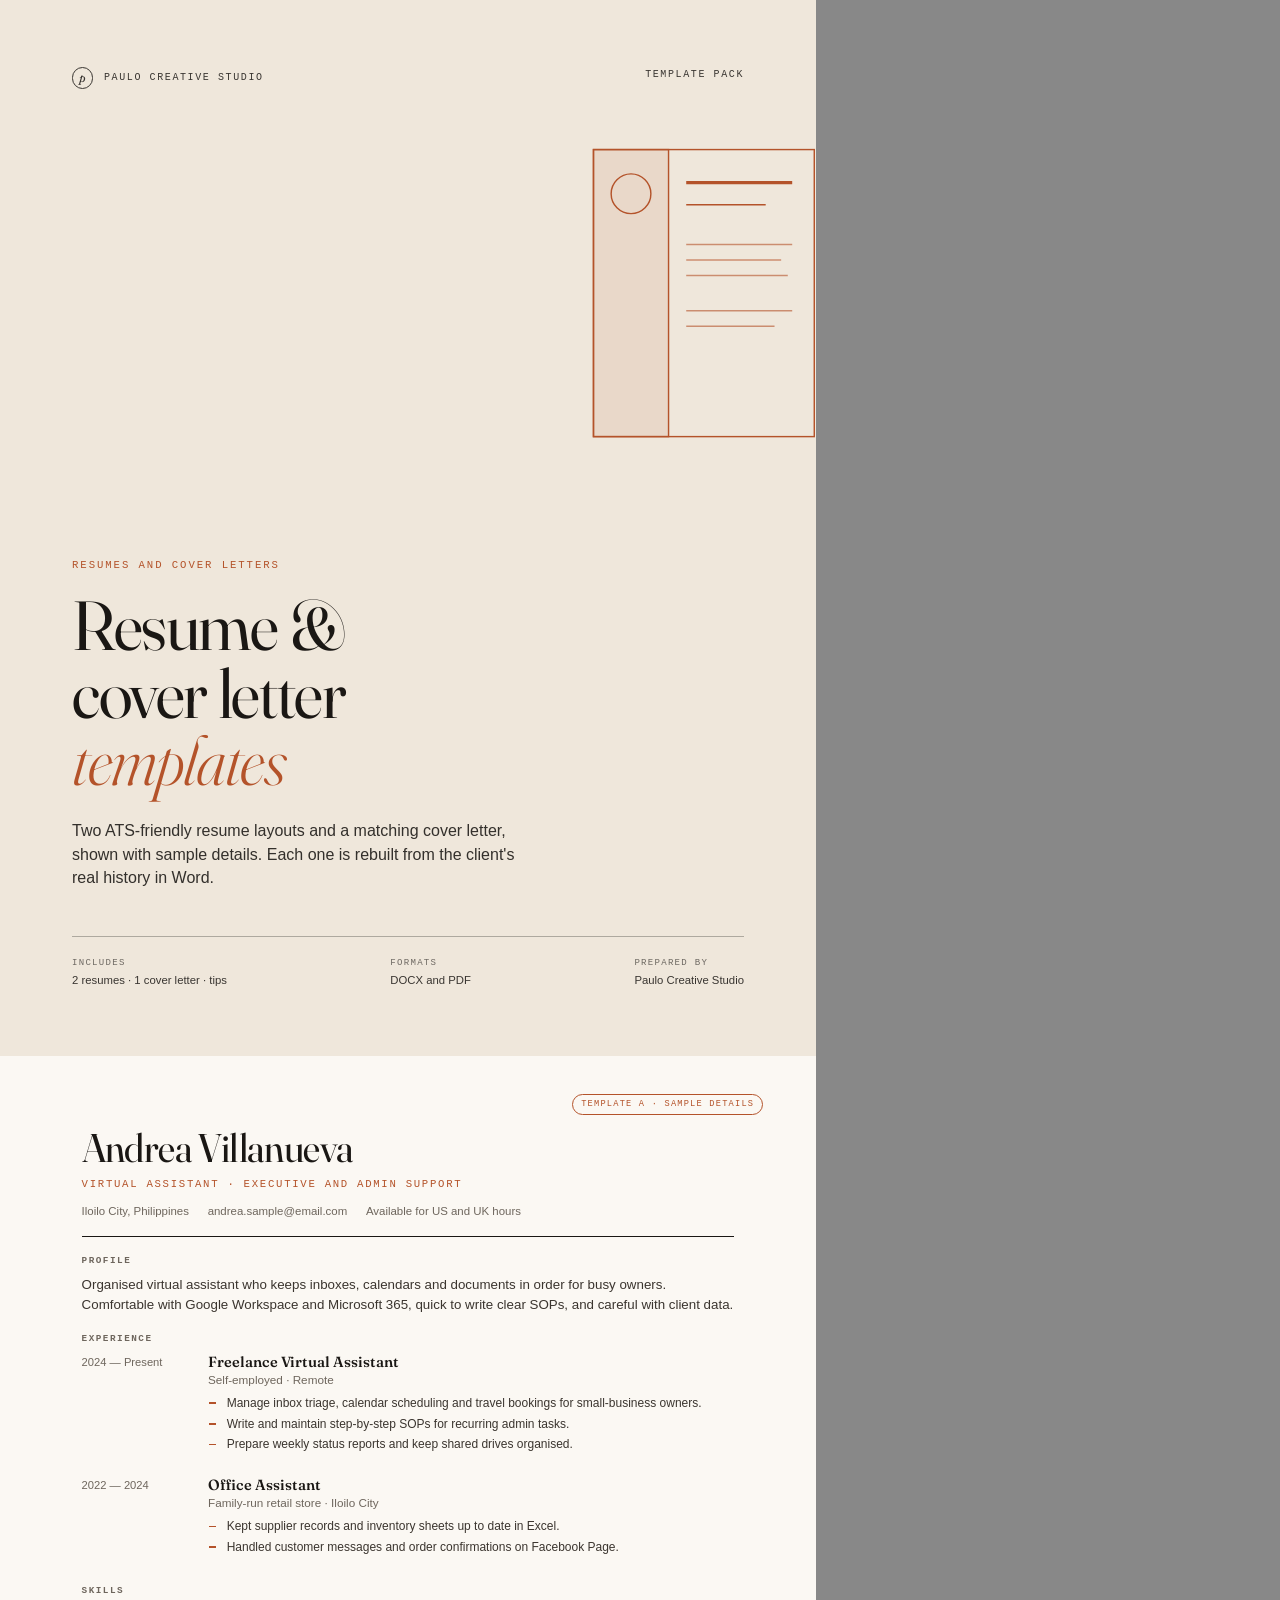
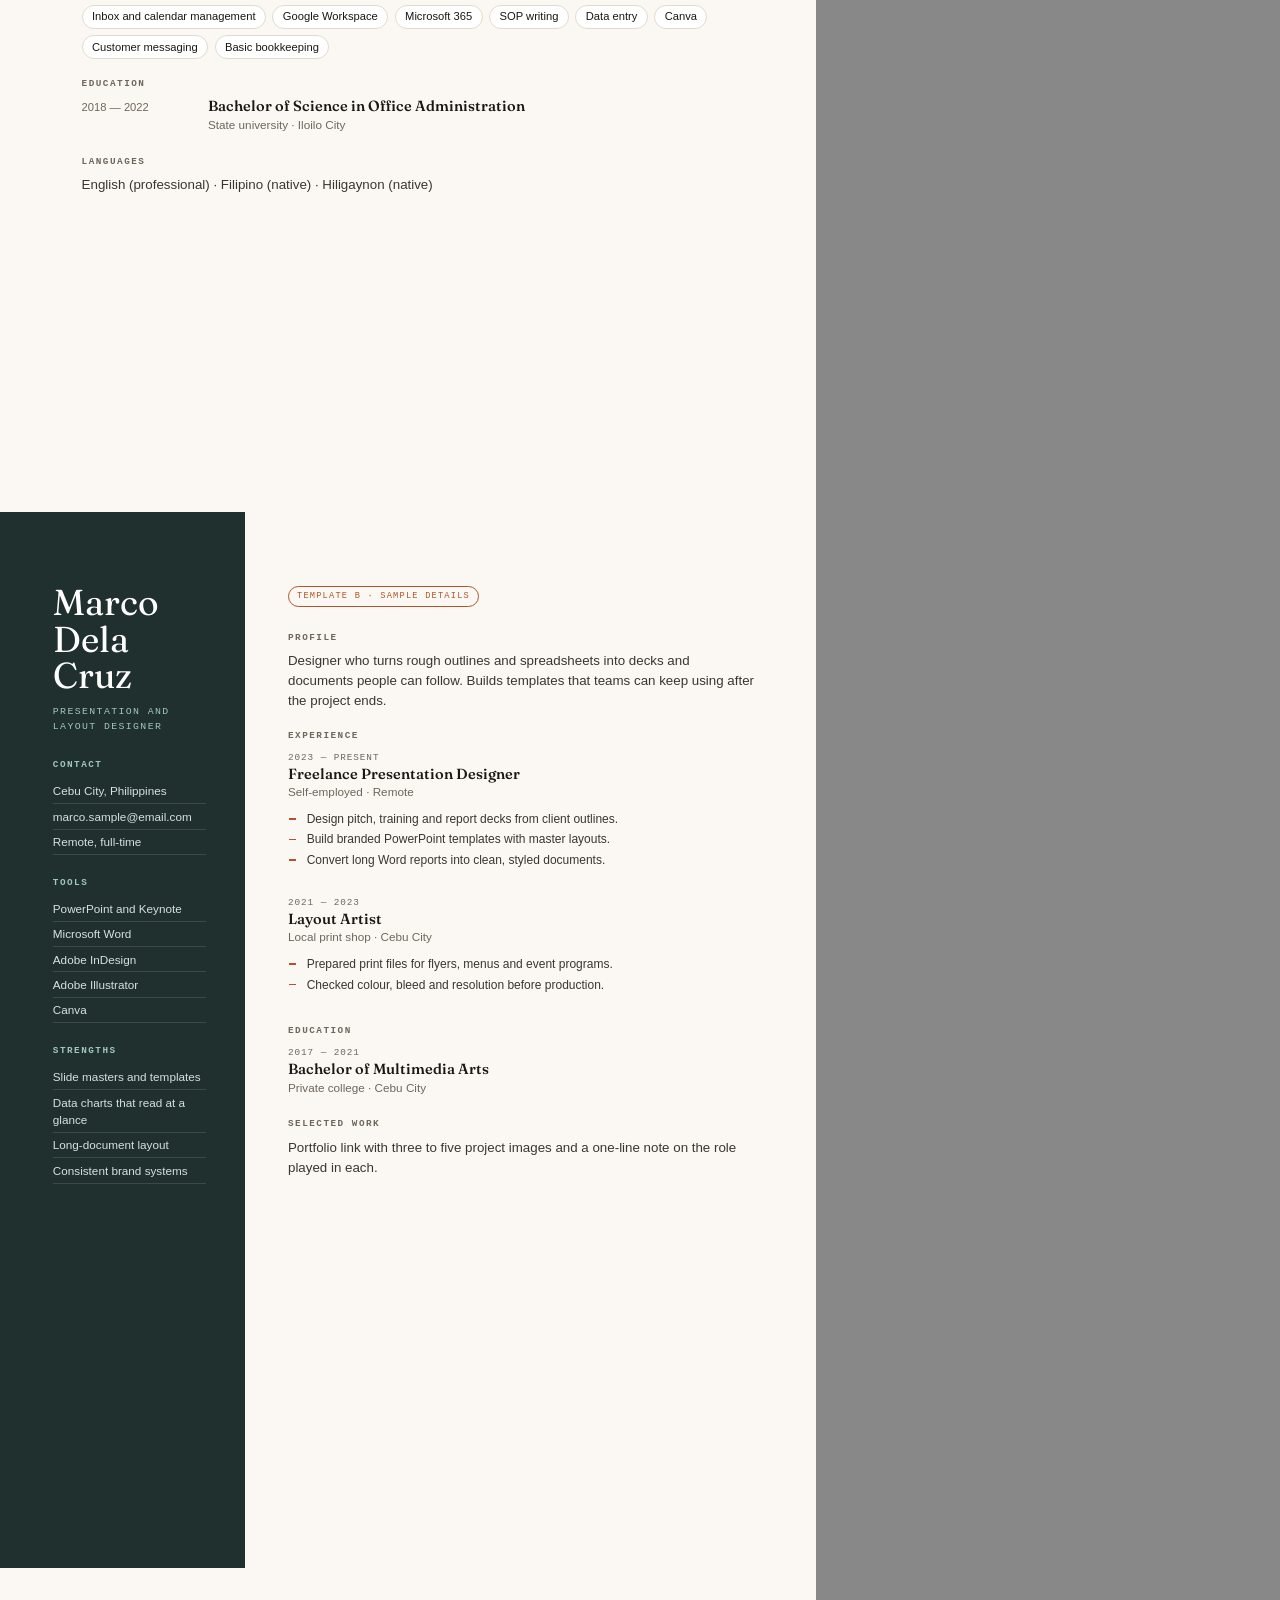
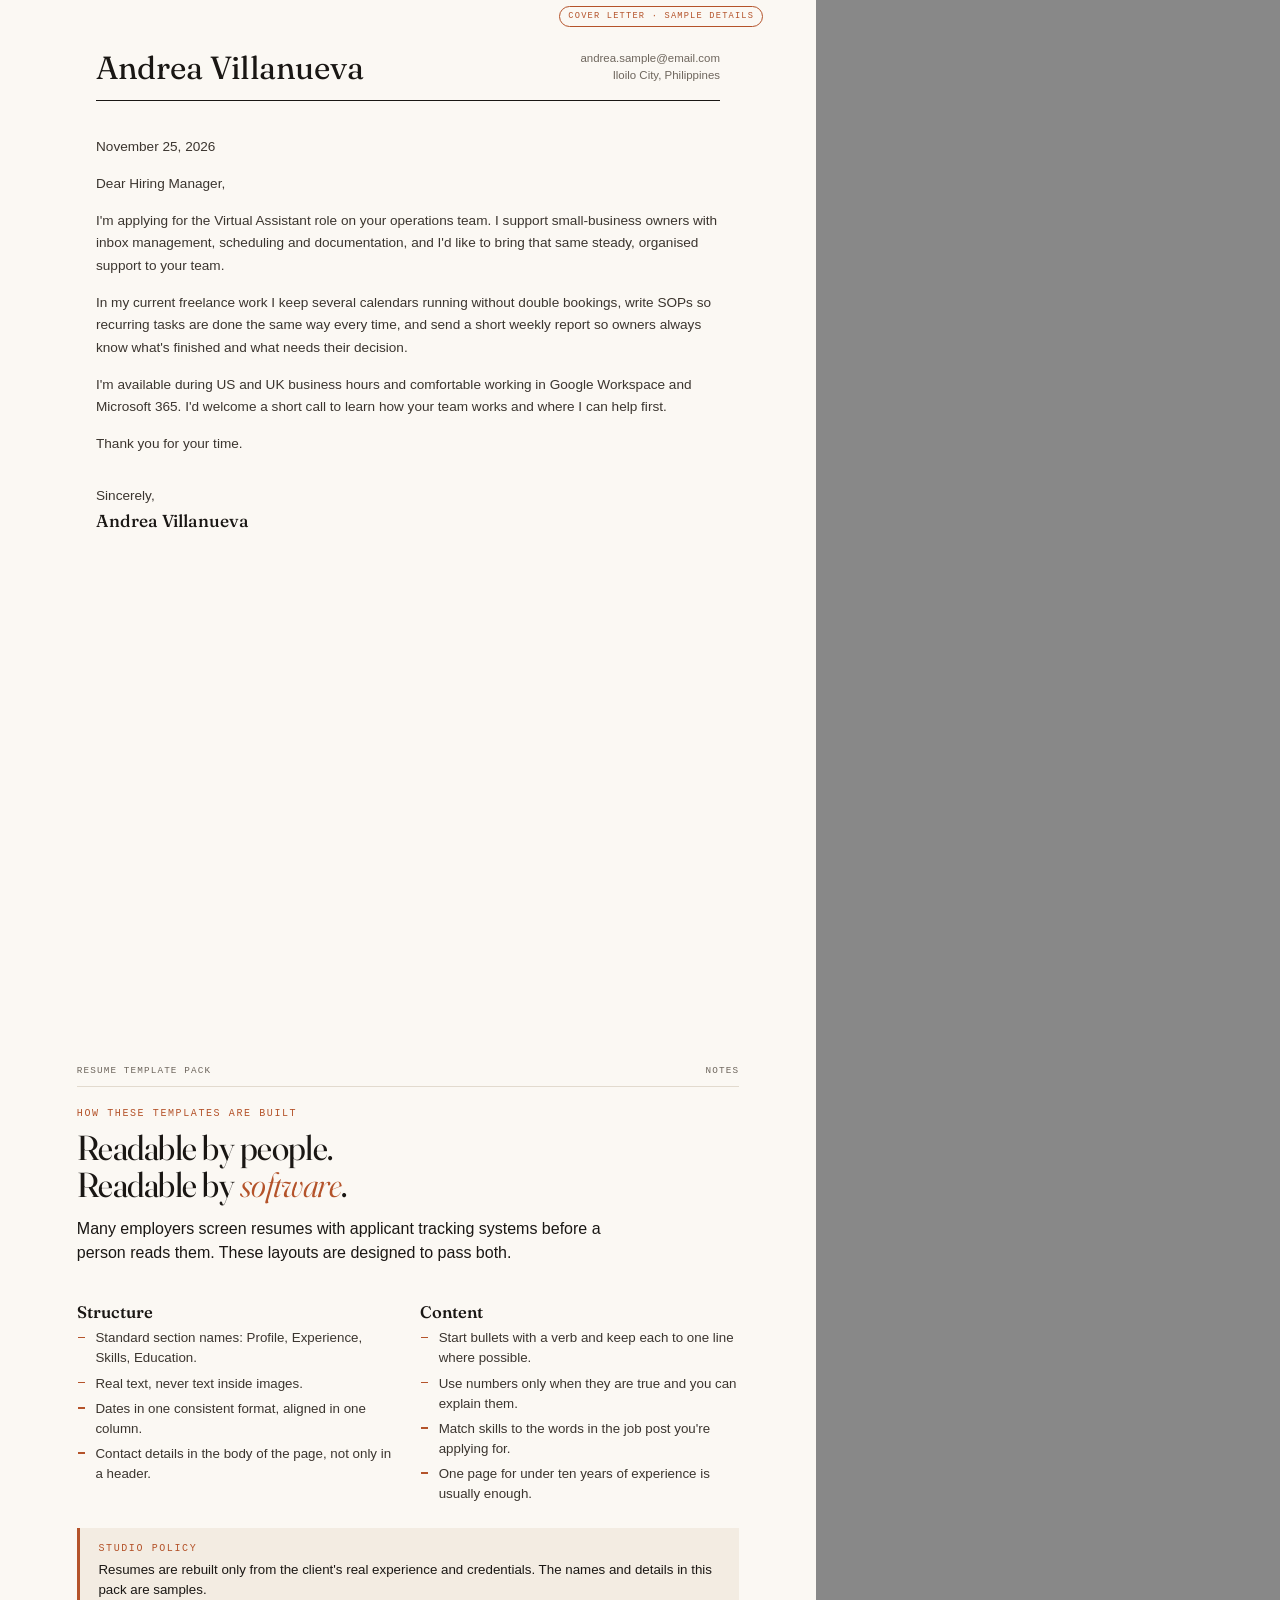
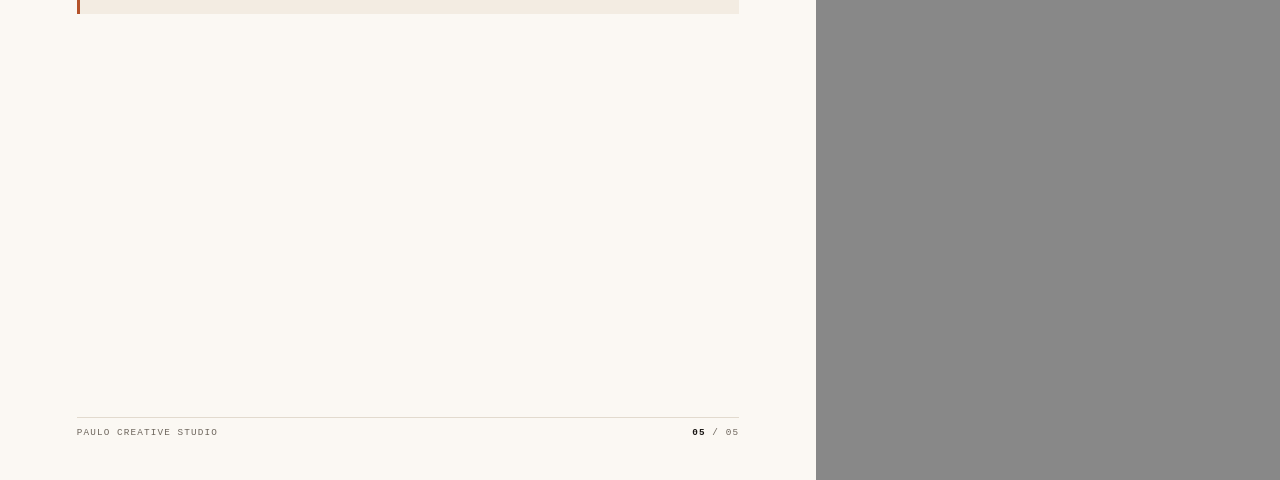
<file: freelance/_src/docs/resume-template-pack.html>
<!DOCTYPE html>
<html lang="en"><head><meta charset="utf-8"><title>Resume and Cover Letter Template Pack — Paulo Creative Studio</title>
<link rel="stylesheet" href="print.css">
<style>
  :root { --cover: #EFE7DB; --cover-ink: #1A1714; --cover-accent: #B4532A; --accent: #B4532A; }
  .cover .mark { border-color: #1A1714; }
  .sample { position: absolute; top: 0.4in; right: 0.55in; color: var(--accent); background: var(--paper); }
  /* Template A: single column */
  .ra { padding: 0.75in 0.85in; }
  .ra .name { font-family: var(--serif); font-size: 30pt; font-weight: 400; letter-spacing: -0.015em; line-height: 1; font-variation-settings: "opsz" 96; }
  .ra .role { font-family: var(--mono); font-size: 8pt; letter-spacing: .16em; text-transform: uppercase; color: var(--accent); margin-top: 6pt; }
  .ra .contact { display: flex; gap: 14pt; flex-wrap: wrap; font-size: 8.6pt; color: var(--muted); margin-top: 8pt; padding-bottom: 12pt; border-bottom: 1pt solid var(--ink); }
  .ra section, .rb section { margin-top: 13pt; }
  .sec { font-family: var(--mono); font-size: 7pt; letter-spacing: .16em; text-transform: uppercase; color: var(--muted); font-weight: 600; margin-bottom: 5pt; }
  .job { display: grid; grid-template-columns: 1.15in 1fr; gap: 12pt; margin-bottom: 9pt; }
  .job .when { font-size: 8.4pt; color: var(--muted); padding-top: 1pt; }
  .job h3 { margin: 0; font-size: 11pt; }
  .job .org { font-size: 8.8pt; color: var(--muted); margin-bottom: 3pt; }
  .job ul.list li { margin-bottom: 2pt; font-size: 9pt; }
  .skills { display: flex; flex-wrap: wrap; gap: 5pt; }
  .skills span { font-size: 8.4pt; border: 0.7pt solid var(--rule); background: #fff; padding: 2pt 7pt; border-radius: 20pt; }
  /* Template B: two column */
  .rb { padding: 0; display: grid; grid-template-columns: 2.55in 1fr; }
  .rb aside { background: #20302E; color: #EAF0EE; padding: 0.75in 0.4in 0.6in 0.55in; }
  .rb aside .sec { color: #9FC7BD; }
  .rb aside p, .rb aside li { color: #D6E2DF; font-size: 8.8pt; }
  .rb aside .name { font-family: var(--serif); font-size: 27pt; line-height: 1.02; font-weight: 400; color: #fff; }
  .rb aside .role { font-family: var(--mono); font-size: 7.4pt; letter-spacing: .14em; text-transform: uppercase; color: #9FC7BD; margin: 8pt 0 18pt; }
  .rb aside ul { list-style: none; }
  .rb aside li { padding: 2.5pt 0; border-bottom: 0.6pt solid rgba(255,255,255,.12); }
  .rb main { padding: 0.75in 0.6in 0.6in 0.45in; }
  .rb .job { grid-template-columns: 1fr; gap: 0; }
  .rb .job .when { order: -1; font-family: var(--mono); font-size: 7pt; letter-spacing: .1em; text-transform: uppercase; }
  /* Cover letter */
  .cl { padding: 0.85in 1in; }
  .cl .head { display: flex; justify-content: space-between; align-items: flex-end; padding-bottom: 12pt; border-bottom: 1pt solid var(--ink); margin-bottom: 26pt; }
  .cl .head .name { font-family: var(--serif); font-size: 24pt; line-height: 1; }
  .cl .head .c { text-align: right; font-size: 8.6pt; color: var(--muted); line-height: 1.5; }
  .cl p { font-size: 10.2pt; line-height: 1.65; margin-bottom: 11pt; color: var(--ink-2); }
</style></head>
<body>

<section class="page cover">
  <svg class="graphic" viewBox="0 0 400 400" aria-hidden="true" style="top:1.05in">
    <g fill="none" stroke="#B4532A" stroke-width="1.3">
      <rect x="120" y="44" width="200" height="260"/>
      <rect x="120" y="44" width="68" height="260" fill="#B4532A" fill-opacity=".1"/>
      <line x1="204" y1="74" x2="300" y2="74" stroke-width="3"/>
      <line x1="204" y1="94" x2="276" y2="94"/>
      <line x1="204" y1="130" x2="300" y2="130" opacity=".6"/><line x1="204" y1="144" x2="290" y2="144" opacity=".6"/><line x1="204" y1="158" x2="296" y2="158" opacity=".6"/>
      <line x1="204" y1="190" x2="300" y2="190" opacity=".6"/><line x1="204" y1="204" x2="284" y2="204" opacity=".6"/>
      <circle cx="154" cy="84" r="18"/>
    </g>
  </svg>
  <div class="meta"><div class="brand"><span class="mark">p</span> Paulo Creative Studio</div><div>Template pack</div></div>
  <div class="kicker">Resumes and cover letters</div>
  <h1>Resume &amp;<br>cover letter<br><em>templates</em></h1>
  <p class="dek">Two ATS-friendly resume layouts and a matching cover letter, shown with sample details. Each one is rebuilt from the client's real history in Word.</p>
  <div class="rule"></div>
  <div class="foot">
    <div class="col"><span>Includes</span>2 resumes · 1 cover letter · tips</div>
    <div class="col"><span>Formats</span>DOCX and PDF</div>
    <div class="col"><span>Prepared by</span>Paulo Creative Studio</div>
  </div>
</section>

<!-- Template A -->
<section class="page ra">
  <span class="tag sample">Template A · sample details</span>
  <div class="name">Andrea Villanueva</div>
  <div class="role">Virtual Assistant · Executive and admin support</div>
  <div class="contact"><span>Iloilo City, Philippines</span><span>andrea.sample@email.com</span><span>Available for US and UK hours</span></div>
  <section>
    <div class="sec">Profile</div>
    <p>Organised virtual assistant who keeps inboxes, calendars and documents in order for busy owners. Comfortable with Google Workspace and Microsoft 365, quick to write clear SOPs, and careful with client data.</p>
  </section>
  <section>
    <div class="sec">Experience</div>
    <div class="job"><div class="when">2024 — Present</div><div><h3>Freelance Virtual Assistant</h3><div class="org">Self-employed · Remote</div>
      <ul class="list"><li>Manage inbox triage, calendar scheduling and travel bookings for small-business owners.</li><li>Write and maintain step-by-step SOPs for recurring admin tasks.</li><li>Prepare weekly status reports and keep shared drives organised.</li></ul></div></div>
    <div class="job"><div class="when">2022 — 2024</div><div><h3>Office Assistant</h3><div class="org">Family-run retail store · Iloilo City</div>
      <ul class="list"><li>Kept supplier records and inventory sheets up to date in Excel.</li><li>Handled customer messages and order confirmations on Facebook Page.</li></ul></div></div>
  </section>
  <section>
    <div class="sec">Skills</div>
    <div class="skills"><span>Inbox and calendar management</span><span>Google Workspace</span><span>Microsoft 365</span><span>SOP writing</span><span>Data entry</span><span>Canva</span><span>Customer messaging</span><span>Basic bookkeeping</span></div>
  </section>
  <section>
    <div class="sec">Education</div>
    <div class="job"><div class="when">2018 — 2022</div><div><h3>Bachelor of Science in Office Administration</h3><div class="org">State university · Iloilo City</div></div></div>
  </section>
  <section>
    <div class="sec">Languages</div>
    <p style="margin:0">English (professional) · Filipino (native) · Hiligaynon (native)</p>
  </section>
</section>

<!-- Template B -->
<section class="page rb">
  <aside>
    <div class="name">Marco<br>Dela Cruz</div>
    <div class="role">Presentation and layout designer</div>
    <div class="sec">Contact</div>
    <ul style="margin-bottom:16pt"><li>Cebu City, Philippines</li><li>marco.sample@email.com</li><li>Remote, full-time</li></ul>
    <div class="sec">Tools</div>
    <ul style="margin-bottom:16pt"><li>PowerPoint and Keynote</li><li>Microsoft Word</li><li>Adobe InDesign</li><li>Adobe Illustrator</li><li>Canva</li></ul>
    <div class="sec">Strengths</div>
    <ul><li>Slide masters and templates</li><li>Data charts that read at a glance</li><li>Long-document layout</li><li>Consistent brand systems</li></ul>
  </aside>
  <main>
    <span class="tag" style="color:var(--accent);margin-bottom:12pt">Template B · sample details</span>
    <section style="margin-top:6pt">
      <div class="sec">Profile</div>
      <p>Designer who turns rough outlines and spreadsheets into decks and documents people can follow. Builds templates that teams can keep using after the project ends.</p>
    </section>
    <section>
      <div class="sec">Experience</div>
      <div class="job"><div class="when">2023 — Present</div><h3>Freelance Presentation Designer</h3><div class="org">Self-employed · Remote</div>
        <ul class="list"><li>Design pitch, training and report decks from client outlines.</li><li>Build branded PowerPoint templates with master layouts.</li><li>Convert long Word reports into clean, styled documents.</li></ul></div>
      <div class="job"><div class="when">2021 — 2023</div><h3>Layout Artist</h3><div class="org">Local print shop · Cebu City</div>
        <ul class="list"><li>Prepared print files for flyers, menus and event programs.</li><li>Checked colour, bleed and resolution before production.</li></ul></div>
    </section>
    <section>
      <div class="sec">Education</div>
      <div class="job"><div class="when">2017 — 2021</div><h3>Bachelor of Multimedia Arts</h3><div class="org">Private college · Cebu City</div></div>
    </section>
    <section>
      <div class="sec">Selected work</div>
      <p style="margin:0">Portfolio link with three to five project images and a one-line note on the role played in each.</p>
    </section>
  </main>
</section>

<!-- Cover letter -->
<section class="page cl">
  <span class="tag sample">Cover letter · sample details</span>
  <div class="head"><div class="name">Andrea Villanueva</div><div class="c">andrea.sample@email.com<br>Iloilo City, Philippines</div></div>
  <p>November 25, 2026</p>
  <p>Dear Hiring Manager,</p>
  <p>I'm applying for the Virtual Assistant role on your operations team. I support small-business owners with inbox management, scheduling and documentation, and I'd like to bring that same steady, organised support to your team.</p>
  <p>In my current freelance work I keep several calendars running without double bookings, write SOPs so recurring tasks are done the same way every time, and send a short weekly report so owners always know what's finished and what needs their decision.</p>
  <p>I'm available during US and UK business hours and comfortable working in Google Workspace and Microsoft 365. I'd welcome a short call to learn how your team works and where I can help first.</p>
  <p>Thank you for your time.</p>
  <p style="margin-top:22pt">Sincerely,<br><strong style="font-family:var(--serif);font-size:13pt;font-weight:500">Andrea Villanueva</strong></p>
</section>

<!-- Tips -->
<section class="page">
  <div class="run-head"><span>Resume template pack</span><span>Notes</span></div>
  <div class="kick">How these templates are built</div>
  <h2>Readable by people.<br>Readable by <em>software</em>.</h2>
  <p class="lede">Many employers screen resumes with applicant tracking systems before a person reads them. These layouts are designed to pass both.</p>
  <div class="grid2">
    <div>
      <h3>Structure</h3>
      <ul class="list">
        <li>Standard section names: Profile, Experience, Skills, Education.</li>
        <li>Real text, never text inside images.</li>
        <li>Dates in one consistent format, aligned in one column.</li>
        <li>Contact details in the body of the page, not only in a header.</li>
      </ul>
    </div>
    <div>
      <h3>Content</h3>
      <ul class="list">
        <li>Start bullets with a verb and keep each to one line where possible.</li>
        <li>Use numbers only when they are true and you can explain them.</li>
        <li>Match skills to the words in the job post you're applying for.</li>
        <li>One page for under ten years of experience is usually enough.</li>
      </ul>
    </div>
  </div>
  <div class="callout mt2">
    <div class="kick">Studio policy</div>
    <p>Resumes are rebuilt only from the client's real experience and credentials. The names and details in this pack are samples.</p>
  </div>
  <div class="run-foot"><span>Paulo Creative Studio</span><span><b>05</b> / 05</span></div>
</section>

</body></html>
</file>
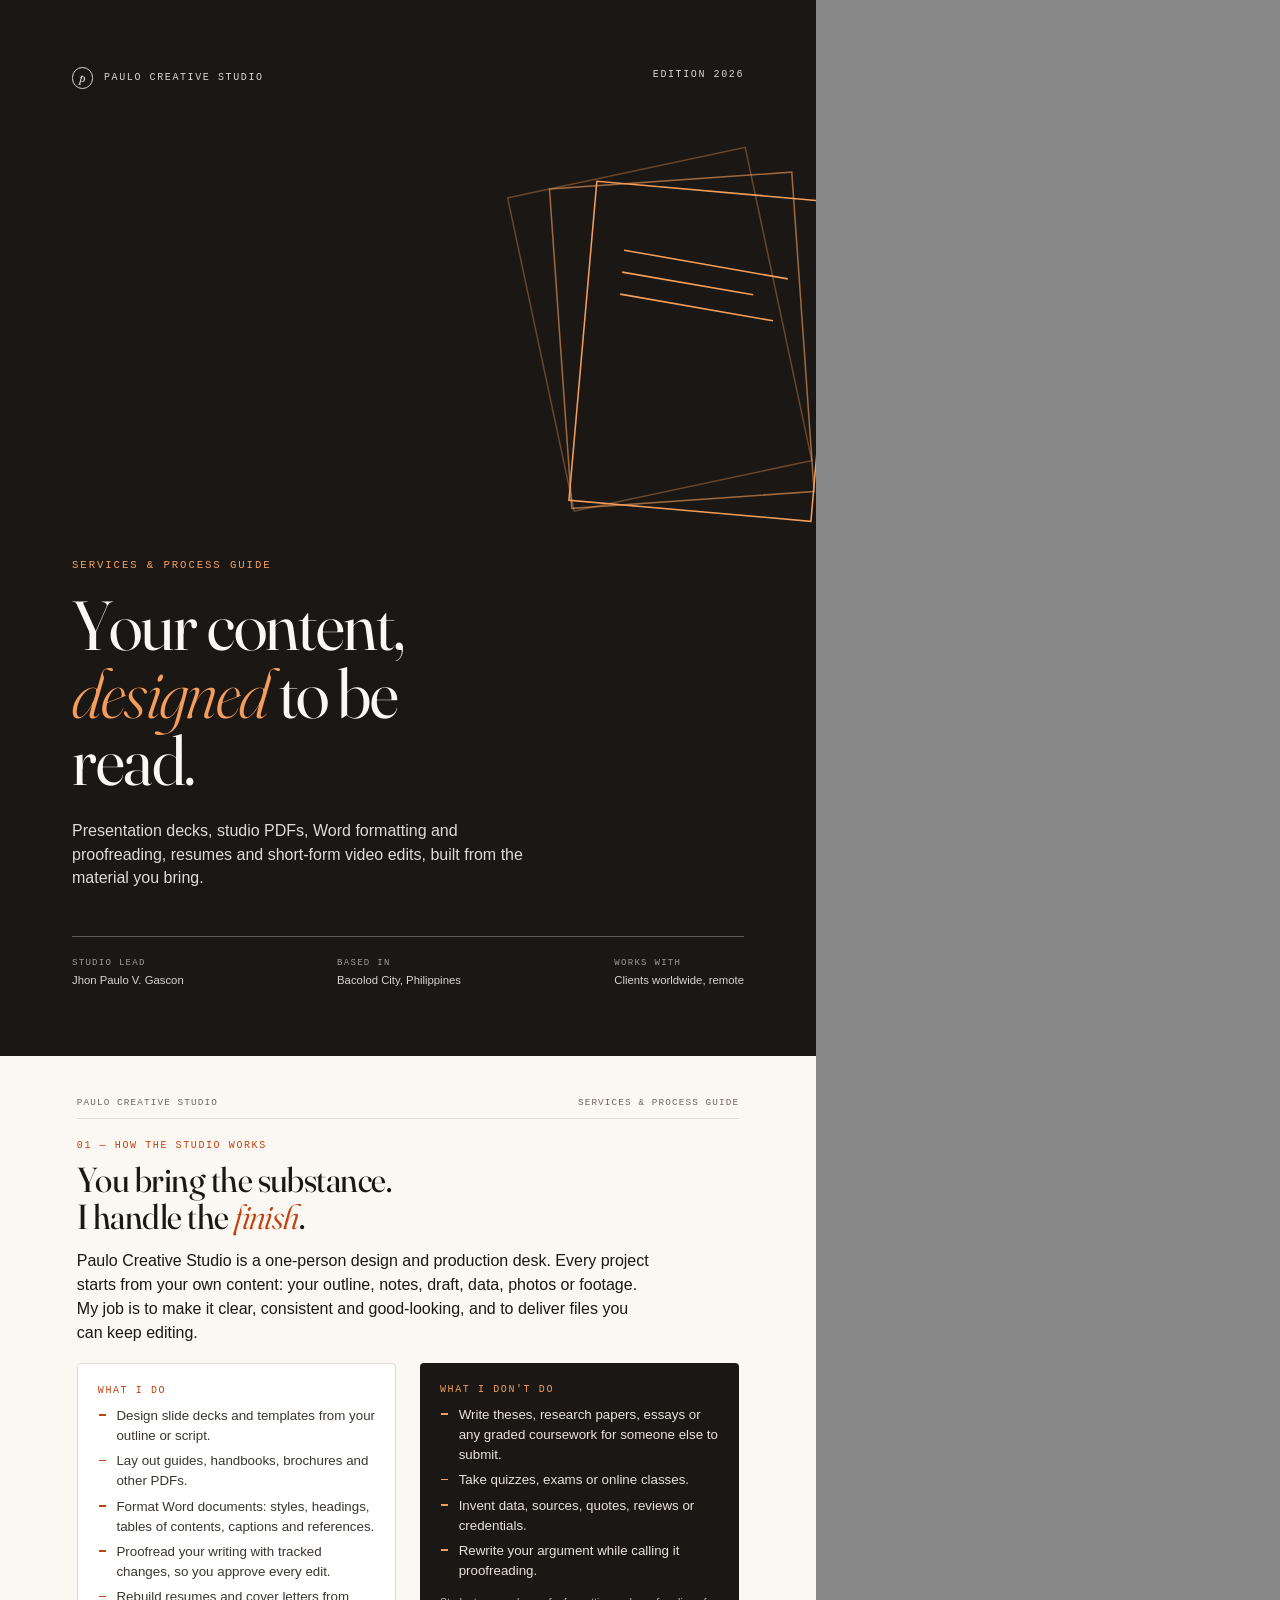
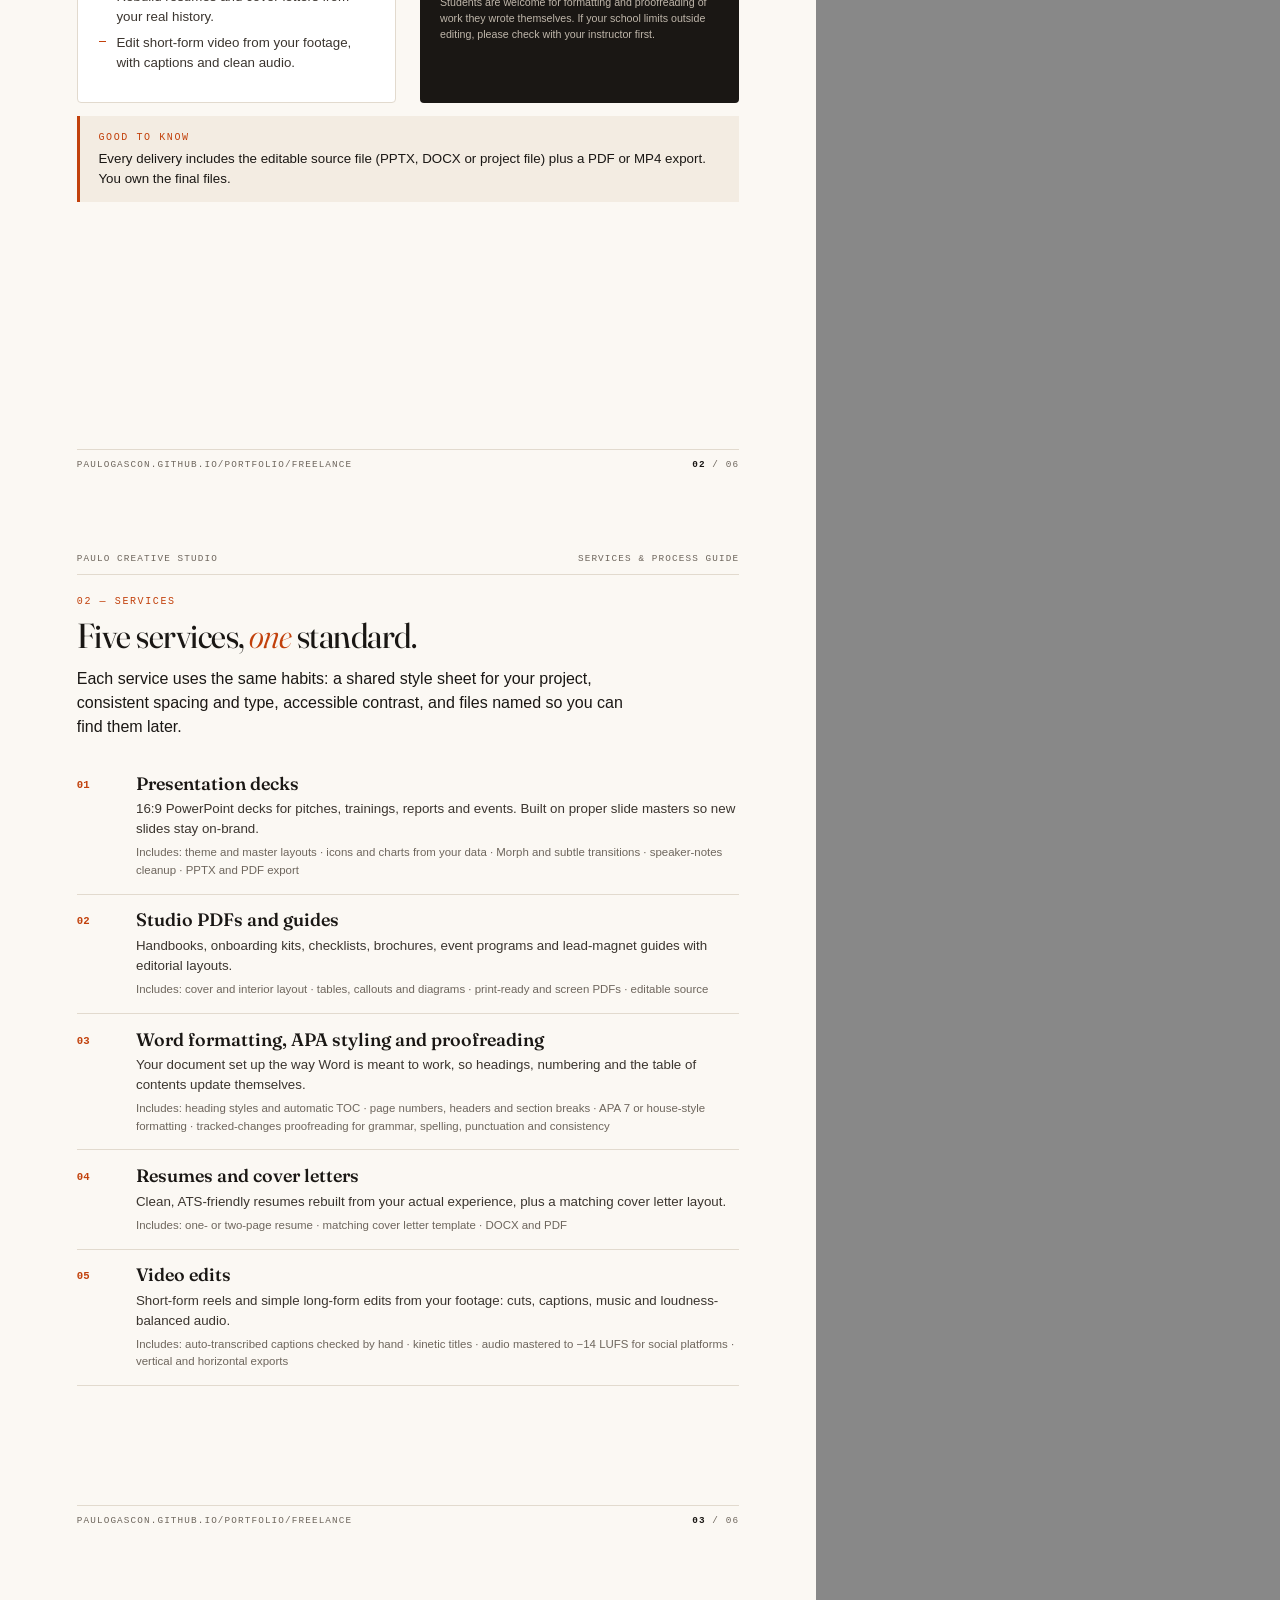
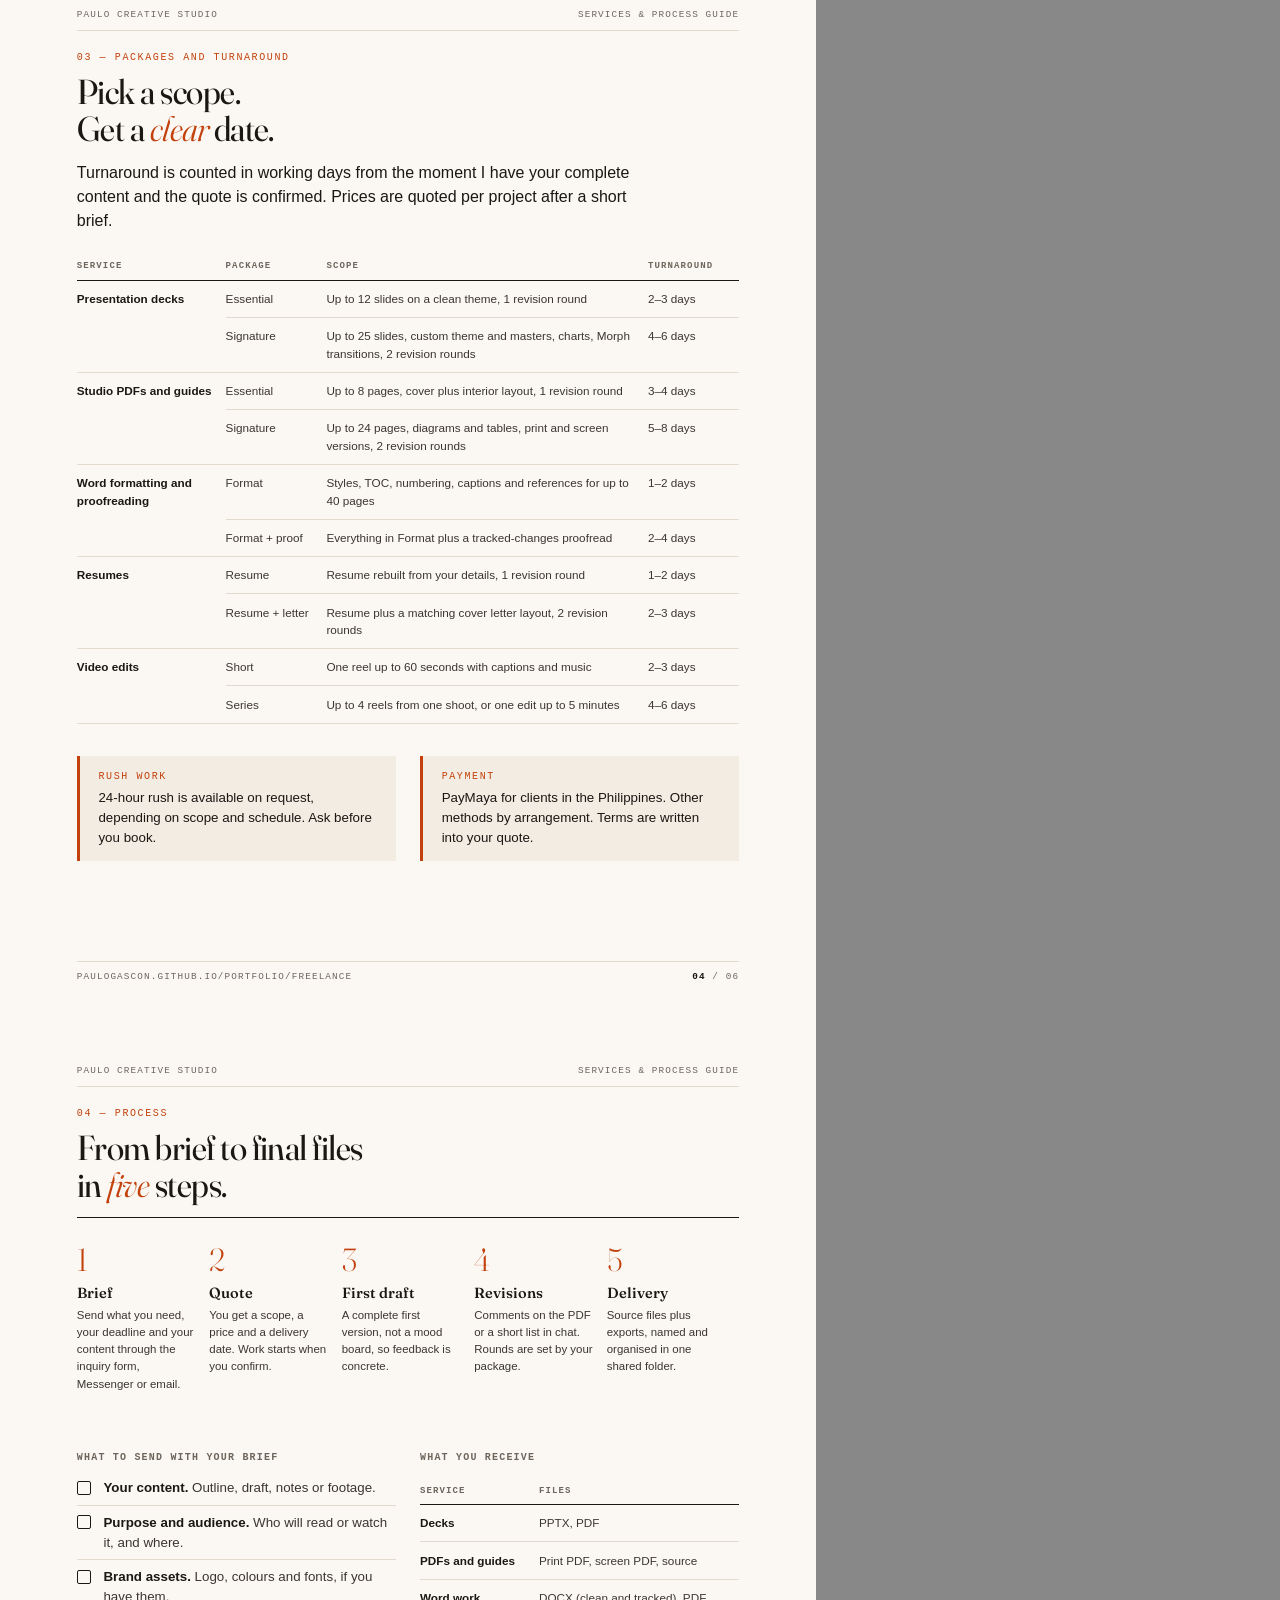
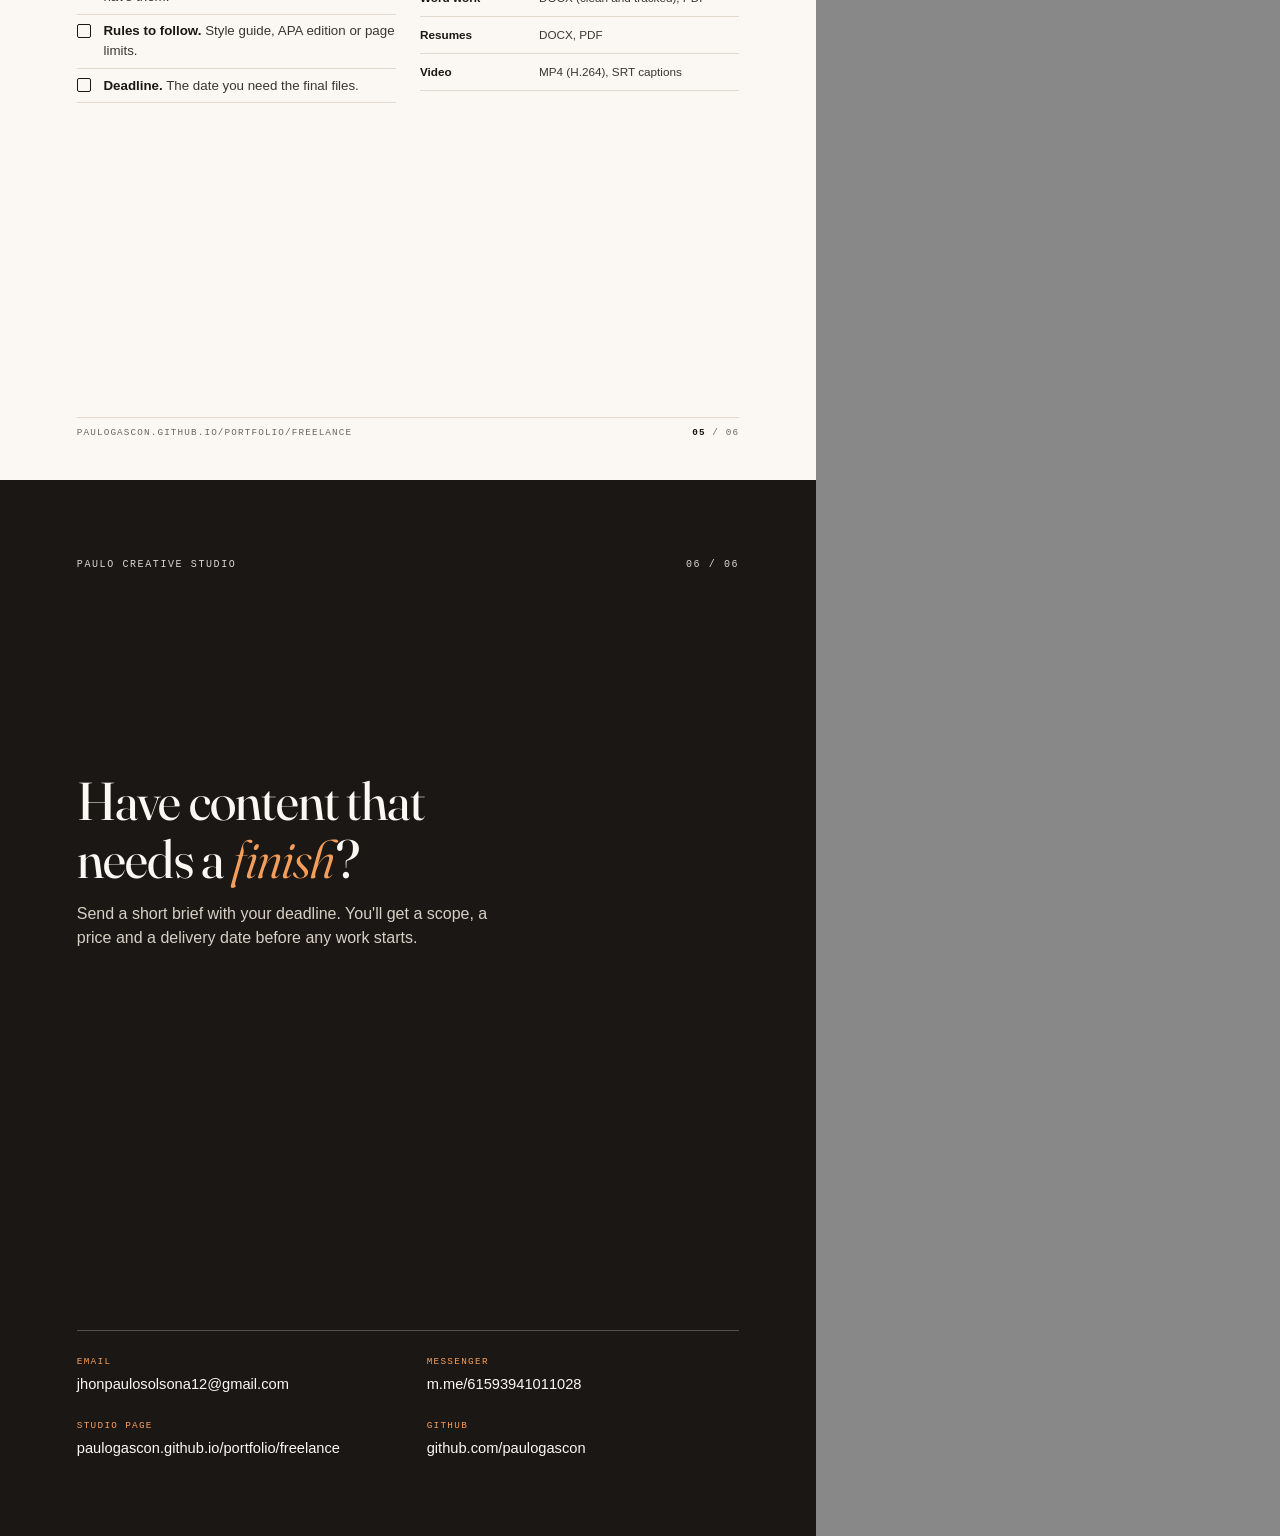
<file: freelance/_src/docs/studio-services-guide.html>
<!DOCTYPE html>
<html lang="en"><head><meta charset="utf-8"><title>Paulo Creative Studio — Services &amp; Process Guide</title>
<link rel="stylesheet" href="print.css">
<style>
  :root { --cover: #1A1714; --cover-accent: #F59E5B; }
  .svc { display: grid; grid-template-columns: 0.45in 1fr; gap: 12pt; padding: 11pt 0; border-bottom: 0.6pt solid var(--rule); }
  .svc:first-of-type { border-top: 1pt solid var(--ink); }
  .svc .n { font-family: var(--mono); font-size: 8pt; color: var(--accent); font-weight: 600; padding-top: 3pt; }
  .svc h3 { margin: 0 0 3pt; font-size: 13.5pt; }
  .svc p { margin: 0 0 4pt; }
  .svc .inc { font-size: 8.6pt; color: var(--muted); }
  .do, .dont { padding: 14pt 15pt; border-radius: 3pt; }
  .do { background: #fff; border: 0.7pt solid var(--rule); }
  .dont { background: var(--ink); color: var(--paper); }
  .dont p, .dont li { color: #E9E2D8 !important; }
  .dont .kick { color: #F59E5B; }
  .dont ul.list li::before { background: #F59E5B; }
  .steps { display: grid; grid-template-columns: repeat(5, 1fr); gap: 0; border-top: 1pt solid var(--ink); margin-top: 10pt; }
  .steps div { padding: 10pt 10pt 0 0; }
  .steps .num { font-size: 24pt; }
  .steps h3 { font-size: 11pt; margin: 6pt 0 3pt; }
  .steps p { font-size: 8.6pt; }
  table.pk td { font-weight: 400; color: var(--ink-2); }
  table.pk td.s { font-weight: 600; color: var(--ink); }
  .back { background: var(--cover); color: var(--cover-ink); display: flex; flex-direction: column; padding: 0.8in; }
  .back h2 { color: var(--cover-ink); font-size: 40pt; }
  .back h2 em { color: var(--cover-accent); }
  .back p { color: #D8D0C4; }
  .back .contact { margin-top: auto; display: grid; grid-template-columns: 1fr 1fr; gap: 18pt 28pt; border-top: 0.8pt solid rgba(255,255,255,.25); padding-top: 18pt; }
  .back .contact span { display: block; font-family: var(--mono); font-size: 7pt; letter-spacing: .14em; text-transform: uppercase; color: var(--cover-accent); margin-bottom: 3pt; }
  .back .contact b { font-weight: 500; font-size: 11pt; }
</style></head>
<body>

<!-- 1 · Cover -->
<section class="page cover">
  <svg class="graphic" viewBox="0 0 400 400" aria-hidden="true">
    <g fill="none" stroke="#F59E5B" stroke-width="1.4">
      <rect x="70" y="40" width="220" height="290" transform="rotate(-12 180 185)" opacity=".35"/>
      <rect x="90" y="50" width="220" height="290" transform="rotate(-4 200 195)" opacity=".6"/>
      <rect x="110" y="60" width="220" height="290" transform="rotate(5 220 205)"/>
      <line x1="140" y1="120" x2="290" y2="133" transform="rotate(5 220 205)"/>
      <line x1="140" y1="140" x2="260" y2="150" transform="rotate(5 220 205)"/>
      <line x1="140" y1="160" x2="280" y2="172" transform="rotate(5 220 205)"/>
    </g>
  </svg>
  <div class="meta"><div class="brand"><span class="mark">p</span> Paulo Creative Studio</div><div>Edition 2026</div></div>
  <div class="kicker">Services &amp; process guide</div>
  <h1>Your content,<br><em>designed</em> to be<br>read.</h1>
  <p class="dek">Presentation decks, studio PDFs, Word formatting and proofreading, resumes and short-form video edits, built from the material you bring.</p>
  <div class="rule"></div>
  <div class="foot">
    <div class="col"><span>Studio lead</span>Jhon Paulo V. Gascon</div>
    <div class="col"><span>Based in</span>Bacolod City, Philippines</div>
    <div class="col"><span>Works with</span>Clients worldwide, remote</div>
  </div>
</section>

<!-- 2 · How the studio works -->
<section class="page">
  <div class="run-head"><span>Paulo Creative Studio</span><span>Services &amp; process guide</span></div>
  <div class="kick">01 — How the studio works</div>
  <h2>You bring the substance.<br>I handle the <em>finish</em>.</h2>
  <p class="lede">Paulo Creative Studio is a one-person design and production desk. Every project starts from your own content: your outline, notes, draft, data, photos or footage. My job is to make it clear, consistent and good-looking, and to deliver files you can keep editing.</p>
  <div class="grid2 mt">
    <div class="do">
      <div class="kick">What I do</div>
      <ul class="list">
        <li>Design slide decks and templates from your outline or script.</li>
        <li>Lay out guides, handbooks, brochures and other PDFs.</li>
        <li>Format Word documents: styles, headings, tables of contents, captions and references.</li>
        <li>Proofread your writing with tracked changes, so you approve every edit.</li>
        <li>Rebuild resumes and cover letters from your real history.</li>
        <li>Edit short-form video from your footage, with captions and clean audio.</li>
      </ul>
    </div>
    <div class="dont">
      <div class="kick">What I don't do</div>
      <ul class="list">
        <li>Write theses, research papers, essays or any graded coursework for someone else to submit.</li>
        <li>Take quizzes, exams or online classes.</li>
        <li>Invent data, sources, quotes, reviews or credentials.</li>
        <li>Rewrite your argument while calling it proofreading.</li>
      </ul>
      <p class="small" style="margin-top:10pt;color:#BFB6AA !important">Students are welcome for formatting and proofreading of work they wrote themselves. If your school limits outside editing, please check with your instructor first.</p>
    </div>
  </div>
  <div class="callout mt2">
    <div class="kick">Good to know</div>
    <p>Every delivery includes the editable source file (PPTX, DOCX or project file) plus a PDF or MP4 export. You own the final files.</p>
  </div>
  <div class="run-foot"><span>paulogascon.github.io/portfolio/freelance</span><span><b>02</b> / 06</span></div>
</section>

<!-- 3 · Services -->
<section class="page">
  <div class="run-head"><span>Paulo Creative Studio</span><span>Services &amp; process guide</span></div>
  <div class="kick">02 — Services</div>
  <h2>Five services, <em>one</em> standard.</h2>
  <p class="lede">Each service uses the same habits: a shared style sheet for your project, consistent spacing and type, accessible contrast, and files named so you can find them later.</p>
  <div class="svc"><div class="n">01</div><div><h3>Presentation decks</h3><p>16:9 PowerPoint decks for pitches, trainings, reports and events. Built on proper slide masters so new slides stay on-brand.</p><div class="inc">Includes: theme and master layouts · icons and charts from your data · Morph and subtle transitions · speaker-notes cleanup · PPTX and PDF export</div></div></div>
  <div class="svc"><div class="n">02</div><div><h3>Studio PDFs and guides</h3><p>Handbooks, onboarding kits, checklists, brochures, event programs and lead-magnet guides with editorial layouts.</p><div class="inc">Includes: cover and interior layout · tables, callouts and diagrams · print-ready and screen PDFs · editable source</div></div></div>
  <div class="svc"><div class="n">03</div><div><h3>Word formatting, APA styling and proofreading</h3><p>Your document set up the way Word is meant to work, so headings, numbering and the table of contents update themselves.</p><div class="inc">Includes: heading styles and automatic TOC · page numbers, headers and section breaks · APA 7 or house-style formatting · tracked-changes proofreading for grammar, spelling, punctuation and consistency</div></div></div>
  <div class="svc"><div class="n">04</div><div><h3>Resumes and cover letters</h3><p>Clean, ATS-friendly resumes rebuilt from your actual experience, plus a matching cover letter layout.</p><div class="inc">Includes: one- or two-page resume · matching cover letter template · DOCX and PDF</div></div></div>
  <div class="svc"><div class="n">05</div><div><h3>Video edits</h3><p>Short-form reels and simple long-form edits from your footage: cuts, captions, music and loudness-balanced audio.</p><div class="inc">Includes: auto-transcribed captions checked by hand · kinetic titles · audio mastered to −14 LUFS for social platforms · vertical and horizontal exports</div></div></div>
  <div class="run-foot"><span>paulogascon.github.io/portfolio/freelance</span><span><b>03</b> / 06</span></div>
</section>

<!-- 4 · Packages -->
<section class="page">
  <div class="run-head"><span>Paulo Creative Studio</span><span>Services &amp; process guide</span></div>
  <div class="kick">03 — Packages and turnaround</div>
  <h2>Pick a scope.<br>Get a <em>clear</em> date.</h2>
  <p class="lede">Turnaround is counted in working days from the moment I have your complete content and the quote is confirmed. Prices are quoted per project after a short brief.</p>
  <table class="pk">
    <thead><tr><th style="width:1.55in">Service</th><th style="width:1.05in">Package</th><th>Scope</th><th style="width:0.95in">Turnaround</th></tr></thead>
    <tbody>
      <tr><td rowspan="2" class="s">Presentation decks</td><td>Essential</td><td>Up to 12 slides on a clean theme, 1 revision round</td><td>2–3 days</td></tr>
      <tr><td>Signature</td><td>Up to 25 slides, custom theme and masters, charts, Morph transitions, 2 revision rounds</td><td>4–6 days</td></tr>
      <tr><td rowspan="2" class="s">Studio PDFs and guides</td><td>Essential</td><td>Up to 8 pages, cover plus interior layout, 1 revision round</td><td>3–4 days</td></tr>
      <tr><td>Signature</td><td>Up to 24 pages, diagrams and tables, print and screen versions, 2 revision rounds</td><td>5–8 days</td></tr>
      <tr><td rowspan="2" class="s">Word formatting and proofreading</td><td>Format</td><td>Styles, TOC, numbering, captions and references for up to 40 pages</td><td>1–2 days</td></tr>
      <tr><td>Format + proof</td><td>Everything in Format plus a tracked-changes proofread</td><td>2–4 days</td></tr>
      <tr><td rowspan="2" class="s">Resumes</td><td>Resume</td><td>Resume rebuilt from your details, 1 revision round</td><td>1–2 days</td></tr>
      <tr><td>Resume + letter</td><td>Resume plus a matching cover letter layout, 2 revision rounds</td><td>2–3 days</td></tr>
      <tr><td rowspan="2" class="s">Video edits</td><td>Short</td><td>One reel up to 60 seconds with captions and music</td><td>2–3 days</td></tr>
      <tr><td>Series</td><td>Up to 4 reels from one shoot, or one edit up to 5 minutes</td><td>4–6 days</td></tr>
    </tbody>
  </table>
  <div class="grid2 mt">
    <div class="callout"><div class="kick">Rush work</div><p>24-hour rush is available on request, depending on scope and schedule. Ask before you book.</p></div>
    <div class="callout"><div class="kick">Payment</div><p>PayMaya for clients in the Philippines. Other methods by arrangement. Terms are written into your quote.</p></div>
  </div>
  <div class="run-foot"><span>paulogascon.github.io/portfolio/freelance</span><span><b>04</b> / 06</span></div>
</section>

<!-- 5 · Process -->
<section class="page">
  <div class="run-head"><span>Paulo Creative Studio</span><span>Services &amp; process guide</span></div>
  <div class="kick">04 — Process</div>
  <h2>From brief to final files<br>in <em>five</em> steps.</h2>
  <div class="steps">
    <div><div class="num">1</div><h3>Brief</h3><p>Send what you need, your deadline and your content through the inquiry form, Messenger or email.</p></div>
    <div><div class="num">2</div><h3>Quote</h3><p>You get a scope, a price and a delivery date. Work starts when you confirm.</p></div>
    <div><div class="num">3</div><h3>First draft</h3><p>A complete first version, not a mood board, so feedback is concrete.</p></div>
    <div><div class="num">4</div><h3>Revisions</h3><p>Comments on the PDF or a short list in chat. Rounds are set by your package.</p></div>
    <div><div class="num">5</div><h3>Delivery</h3><p>Source files plus exports, named and organised in one shared folder.</p></div>
  </div>
  <div class="grid2 mt2">
    <div>
      <h4>What to send with your brief</h4>
      <ul class="check">
        <li><span><b>Your content.</b> Outline, draft, notes or footage.</span></li>
        <li><span><b>Purpose and audience.</b> Who will read or watch it, and where.</span></li>
        <li><span><b>Brand assets.</b> Logo, colours and fonts, if you have them.</span></li>
        <li><span><b>Rules to follow.</b> Style guide, APA edition or page limits.</span></li>
        <li><span><b>Deadline.</b> The date you need the final files.</span></li>
      </ul>
    </div>
    <div>
      <h4>What you receive</h4>
      <table>
        <thead><tr><th>Service</th><th>Files</th></tr></thead>
        <tbody>
          <tr><td>Decks</td><td>PPTX, PDF</td></tr>
          <tr><td>PDFs and guides</td><td>Print PDF, screen PDF, source</td></tr>
          <tr><td>Word work</td><td>DOCX (clean and tracked), PDF</td></tr>
          <tr><td>Resumes</td><td>DOCX, PDF</td></tr>
          <tr><td>Video</td><td>MP4 (H.264), SRT captions</td></tr>
        </tbody>
      </table>
    </div>
  </div>
  <div class="run-foot"><span>paulogascon.github.io/portfolio/freelance</span><span><b>05</b> / 06</span></div>
</section>

<!-- 6 · Back cover -->
<section class="page back">
  <div class="meta" style="display:flex;justify-content:space-between;font-family:var(--mono);font-size:7.5pt;letter-spacing:.16em;text-transform:uppercase;opacity:.85"><span>Paulo Creative Studio</span><span>06 / 06</span></div>
  <div style="margin-top:2.1in">
    <h2>Have content that<br>needs a <em>finish</em>?</h2>
    <p style="max-width:4.6in;font-size:12pt;margin-top:10pt">Send a short brief with your deadline. You'll get a scope, a price and a delivery date before any work starts.</p>
  </div>
  <div class="contact">
    <div><span>Email</span><b>jhonpaulosolsona12@gmail.com</b></div>
    <div><span>Messenger</span><b>m.me/61593941011028</b></div>
    <div><span>Studio page</span><b>paulogascon.github.io/portfolio/freelance</b></div>
    <div><span>GitHub</span><b>github.com/paulogascon</b></div>
  </div>
</section>

</body></html>
</file>
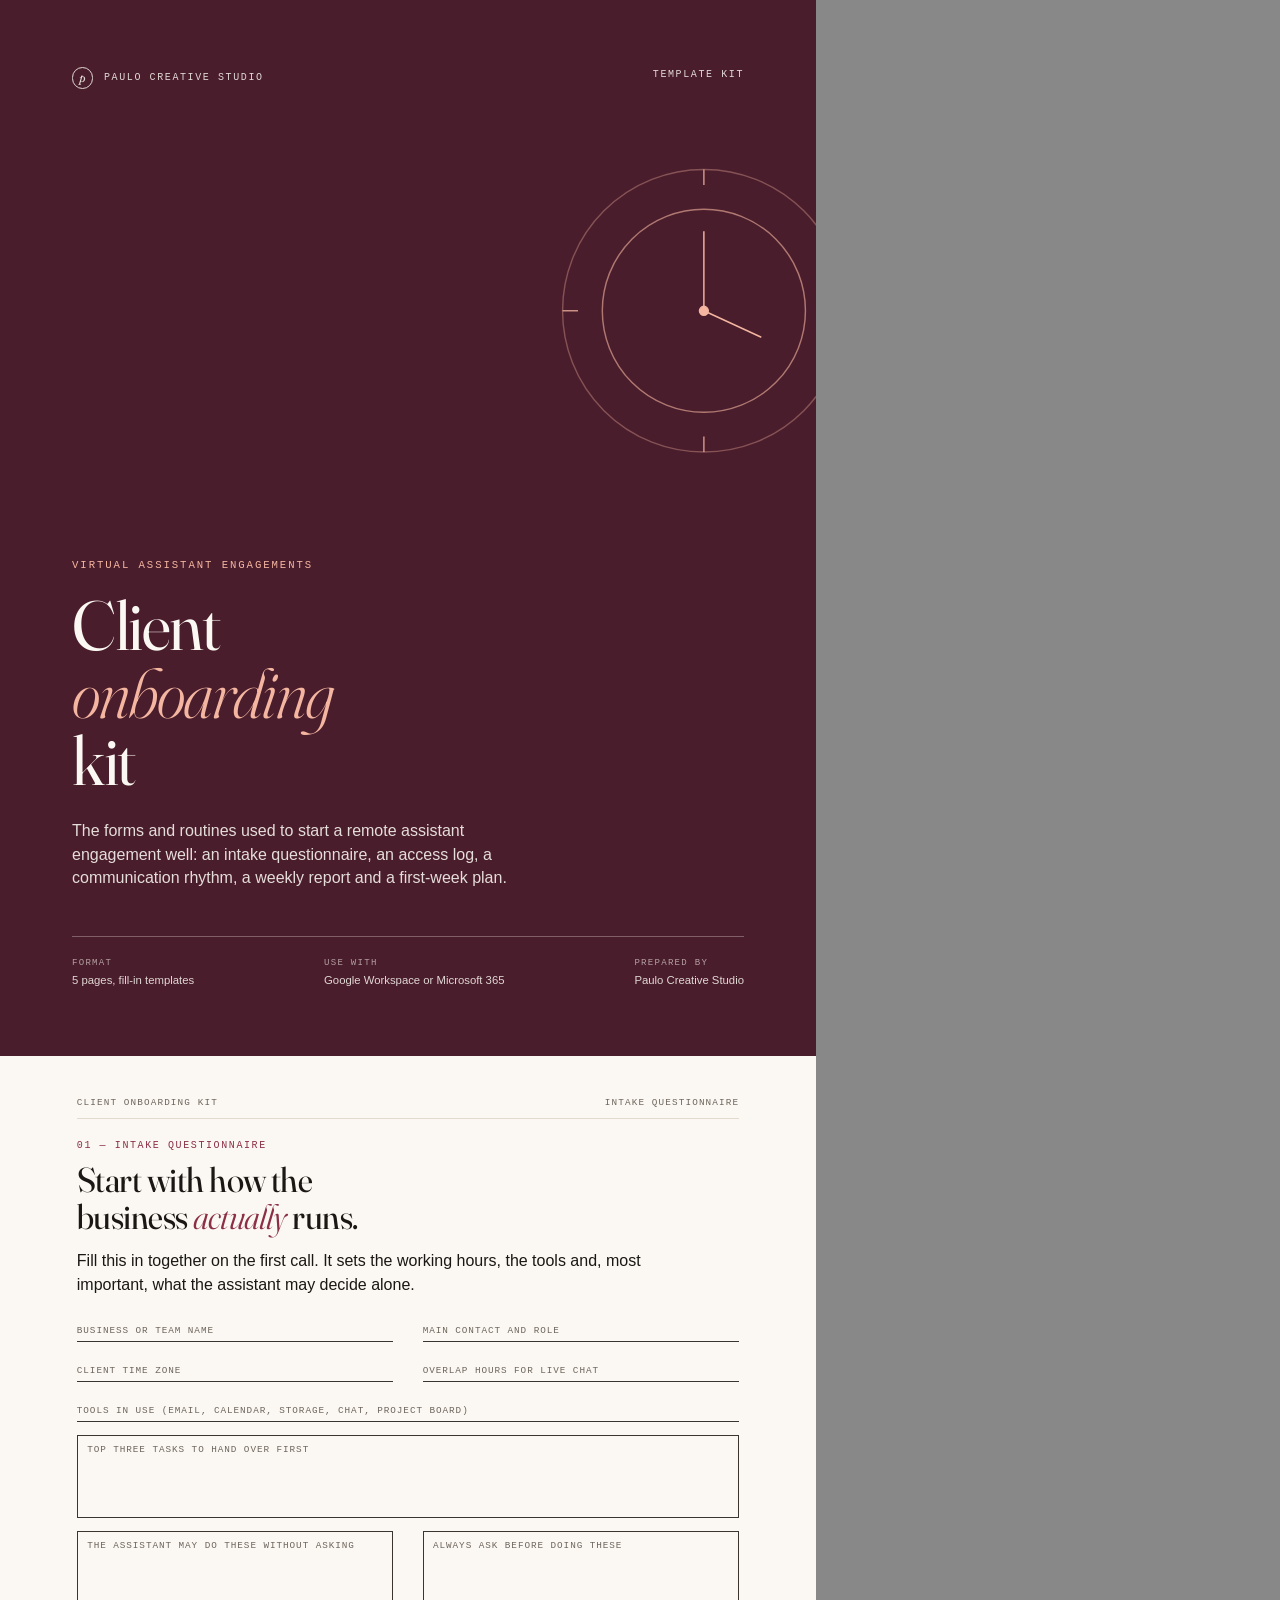
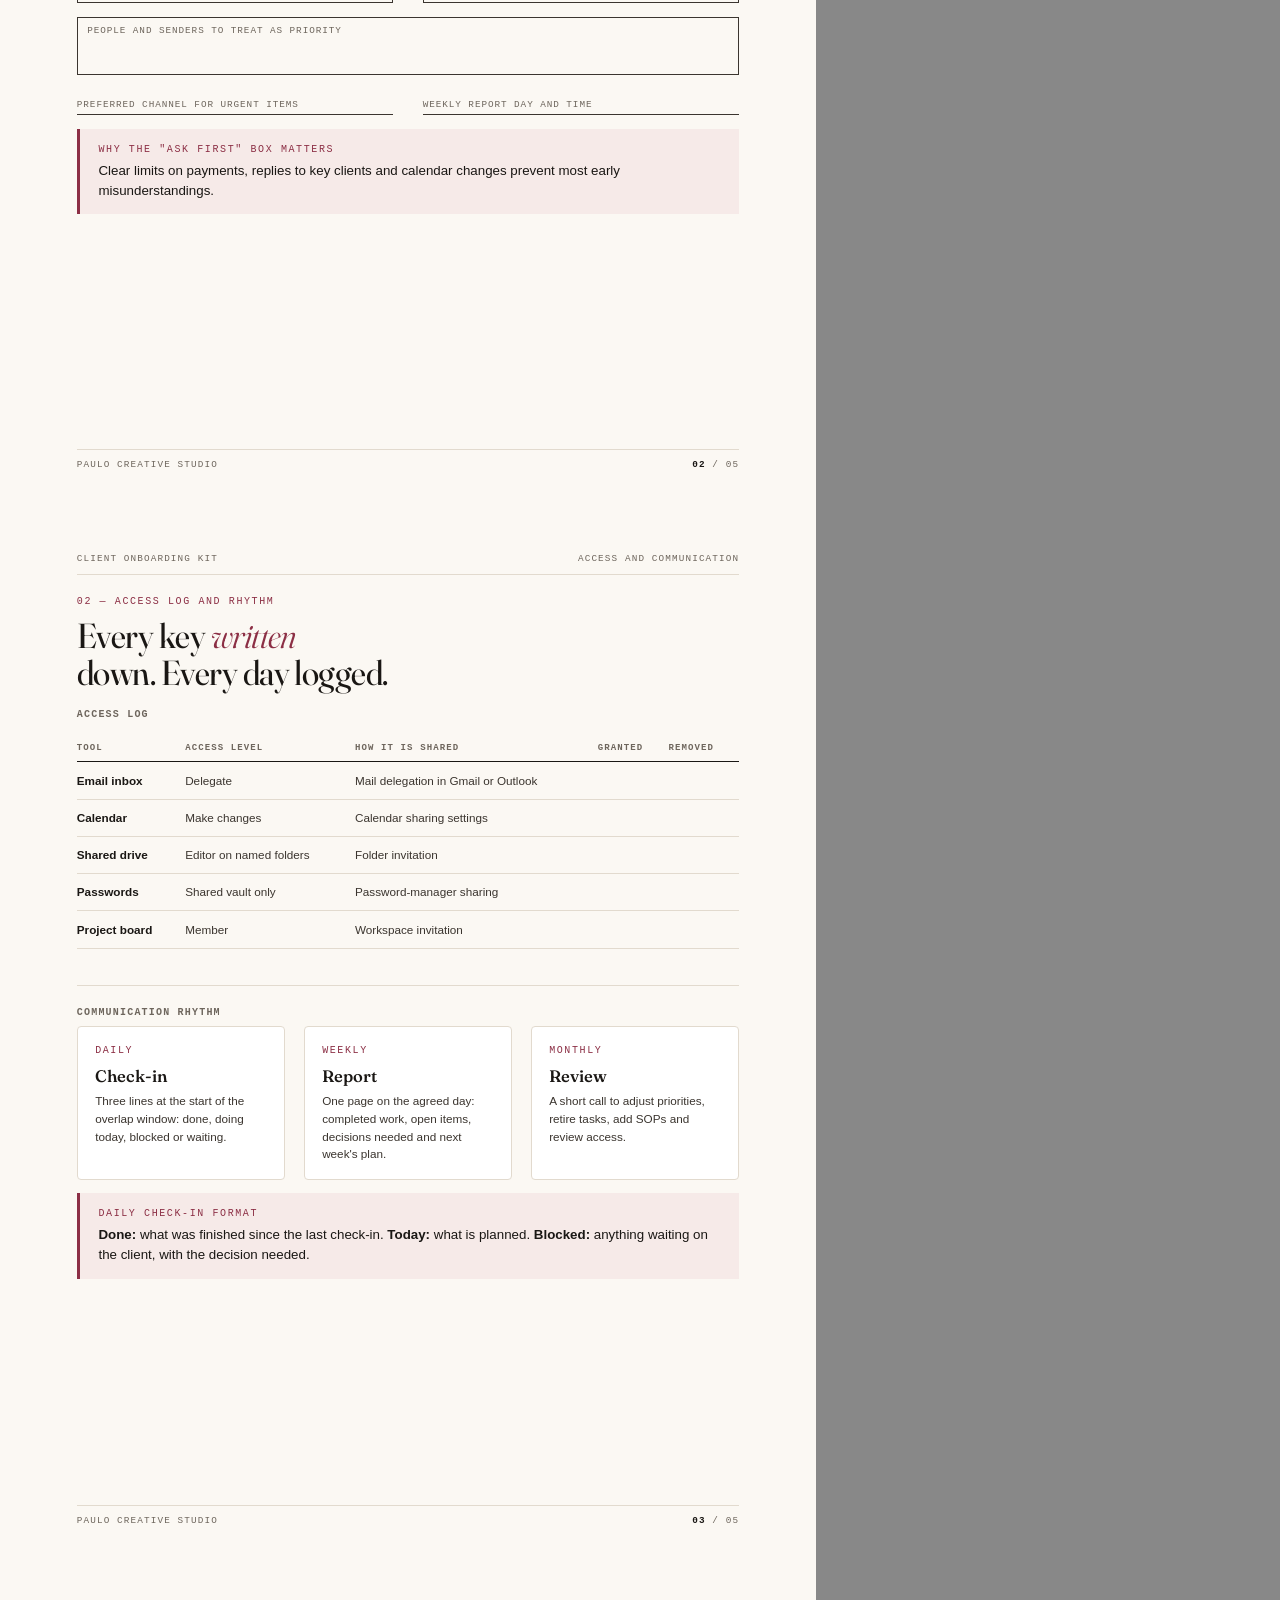
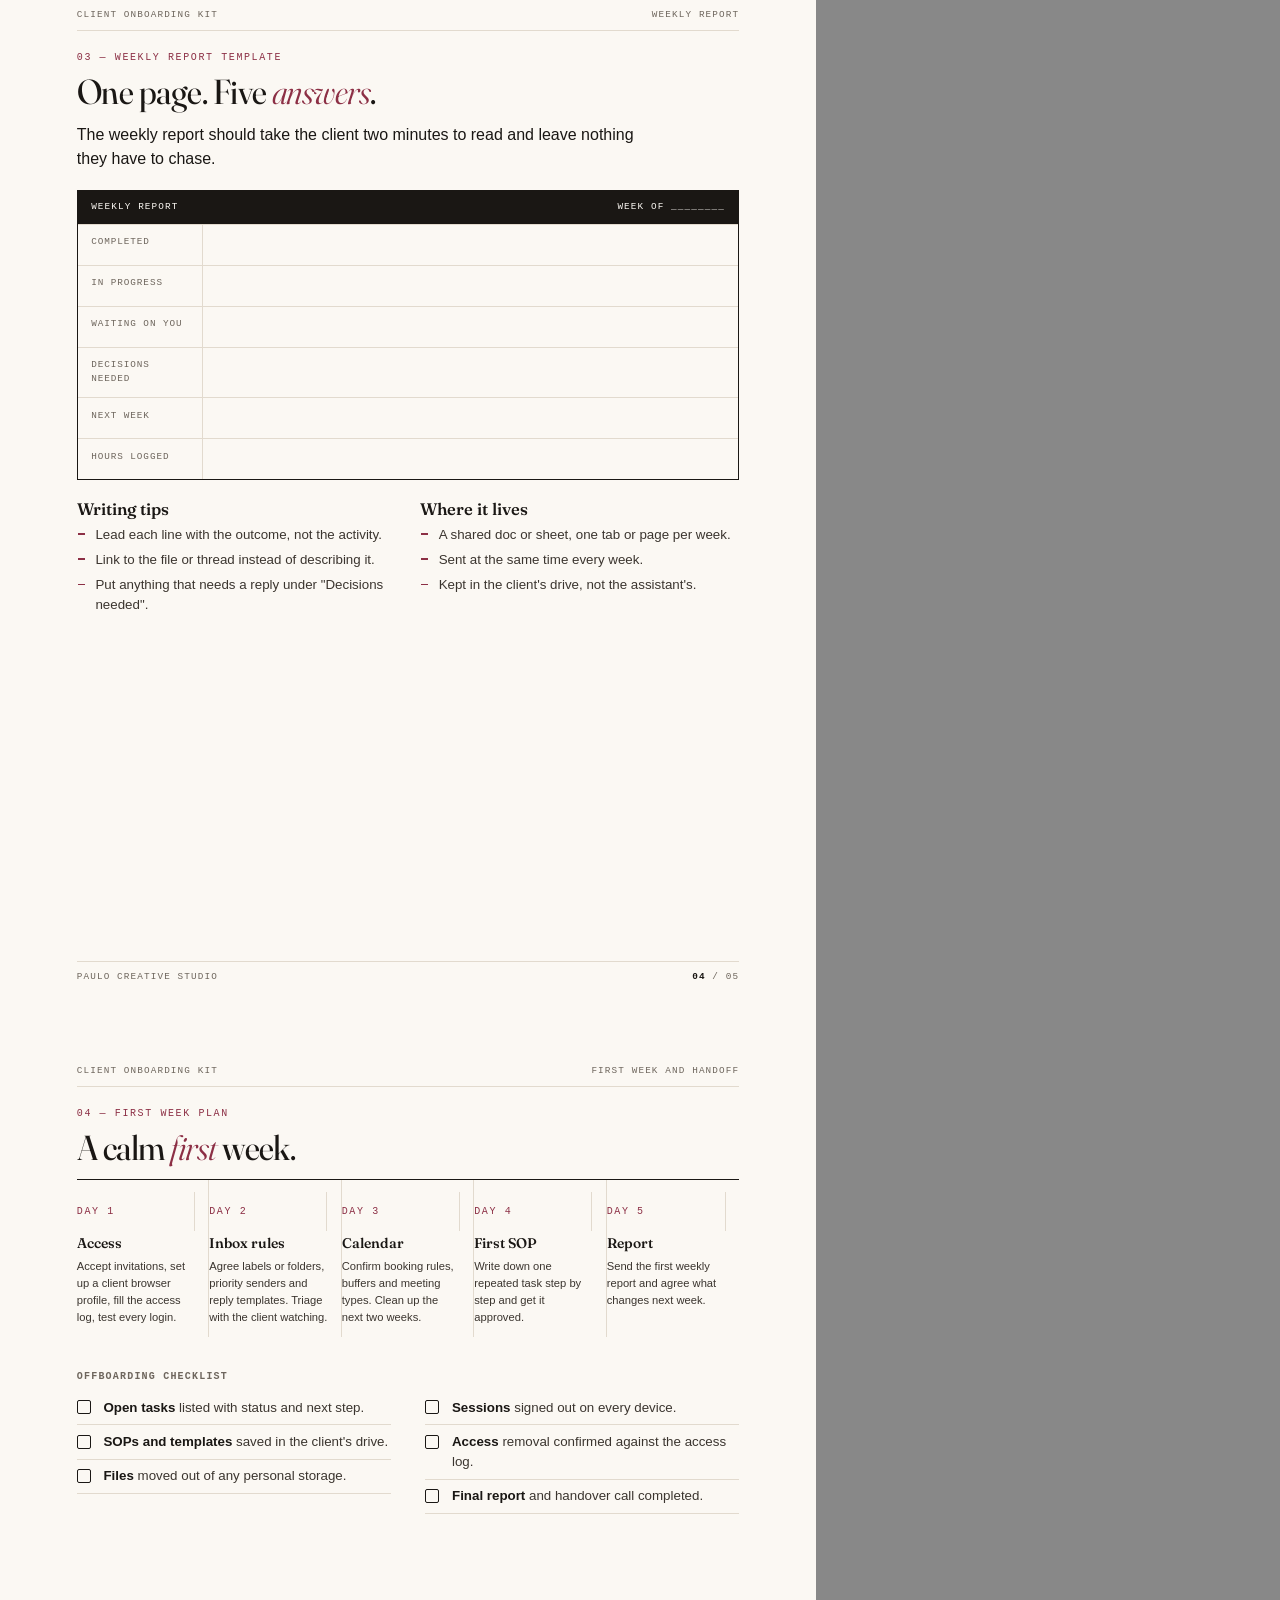
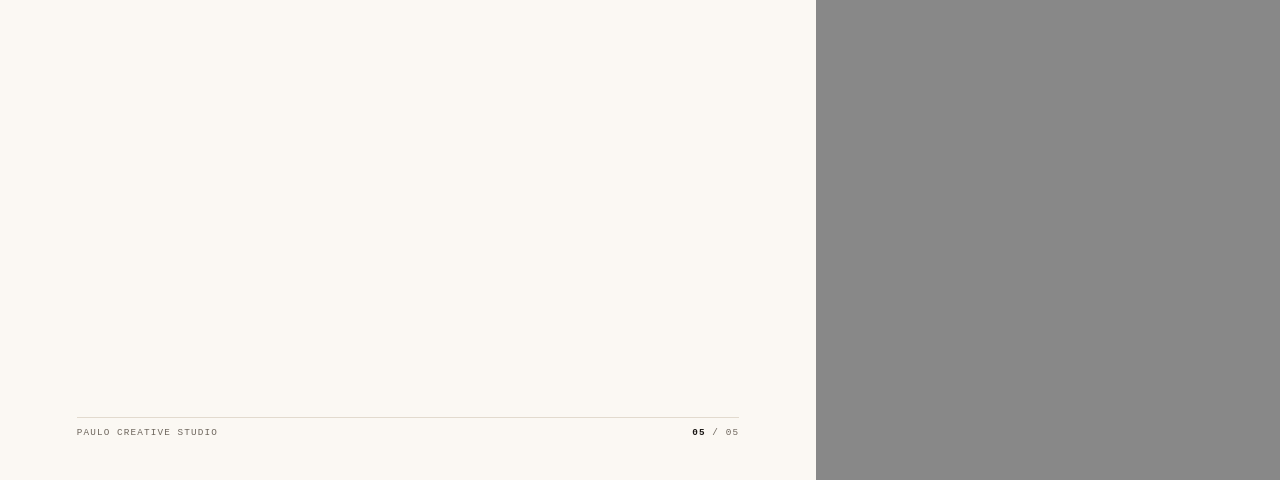
<file: freelance/_src/docs/va-onboarding-kit.html>
<!DOCTYPE html>
<html lang="en"><head><meta charset="utf-8"><title>Virtual Assistant Client Onboarding Kit — Paulo Creative Studio</title>
<link rel="stylesheet" href="print.css">
<style>
  :root { --cover: #4A1D2C; --cover-accent: #F4B6A0; --accent: #8C2F45; --tint: #F6EAE8; }
  .form { display: grid; grid-template-columns: 1fr 1fr; gap: 10pt 22pt; }
  .form .full { grid-column: 1 / -1; }
  .week { display: grid; grid-template-columns: repeat(5, 1fr); border-top: 1pt solid var(--ink); }
  .week div { padding: 9pt 10pt 9pt 0; border-right: 0.6pt solid var(--rule); }
  .week div:last-child { border-right: 0; }
  .week .kick { margin-bottom: 3pt; }
  .week h3 { font-size: 10.5pt; margin: 0 0 4pt; }
  .week p { font-size: 8.4pt; margin: 0; }
  .report { border: 0.8pt solid var(--ink); }
  .report .hd { background: var(--ink); color: var(--paper); padding: 7pt 10pt; display: flex; justify-content: space-between; font-family: var(--mono); font-size: 7pt; letter-spacing: .12em; text-transform: uppercase; }
  .report .row { display: grid; grid-template-columns: 1.3in 1fr; border-top: 0.6pt solid var(--rule); }
  .report .row div { padding: 8pt 10pt; min-height: 30pt; }
  .report .row div:first-child { font-family: var(--mono); font-size: 7pt; letter-spacing: .1em; text-transform: uppercase; color: var(--muted); border-right: 0.6pt solid var(--rule); }
</style></head>
<body>

<section class="page cover">
  <svg class="graphic" viewBox="0 0 400 400" aria-hidden="true" style="top:1.05in">
    <g fill="none" stroke="#F4B6A0" stroke-width="1.3">
      <circle cx="220" cy="190" r="128" opacity=".35"/>
      <circle cx="220" cy="190" r="92" opacity=".6"/>
      <circle cx="220" cy="190" r="4" fill="#F4B6A0"/>
      <line x1="220" y1="190" x2="220" y2="118"/><line x1="220" y1="190" x2="272" y2="214"/>
      <g opacity=".8"><line x1="220" y1="62" x2="220" y2="76"/><line x1="348" y1="190" x2="334" y2="190"/><line x1="220" y1="318" x2="220" y2="304"/><line x1="92" y1="190" x2="106" y2="190"/></g>
    </g>
  </svg>
  <div class="meta"><div class="brand"><span class="mark">p</span> Paulo Creative Studio</div><div>Template kit</div></div>
  <div class="kicker">Virtual assistant engagements</div>
  <h1>Client<br><em>onboarding</em><br>kit</h1>
  <p class="dek">The forms and routines used to start a remote assistant engagement well: an intake questionnaire, an access log, a communication rhythm, a weekly report and a first-week plan.</p>
  <div class="rule"></div>
  <div class="foot">
    <div class="col"><span>Format</span>5 pages, fill-in templates</div>
    <div class="col"><span>Use with</span>Google Workspace or Microsoft 365</div>
    <div class="col"><span>Prepared by</span>Paulo Creative Studio</div>
  </div>
</section>

<section class="page">
  <div class="run-head"><span>Client onboarding kit</span><span>Intake questionnaire</span></div>
  <div class="kick">01 — Intake questionnaire</div>
  <h2>Start with how the<br>business <em>actually</em> runs.</h2>
  <p class="lede">Fill this in together on the first call. It sets the working hours, the tools and, most important, what the assistant may decide alone.</p>
  <div class="form">
    <div class="field">Business or team name</div>
    <div class="field">Main contact and role</div>
    <div class="field">Client time zone</div>
    <div class="field">Overlap hours for live chat</div>
    <div class="field full">Tools in use (email, calendar, storage, chat, project board)</div>
    <div class="box full" style="min-height:62pt">Top three tasks to hand over first</div>
    <div class="box">The assistant may do these without asking</div>
    <div class="box">Always ask before doing these</div>
    <div class="box full" style="min-height:44pt">People and senders to treat as priority</div>
    <div class="field">Preferred channel for urgent items</div>
    <div class="field">Weekly report day and time</div>
  </div>
  <div class="callout mt2">
    <div class="kick">Why the "ask first" box matters</div>
    <p>Clear limits on payments, replies to key clients and calendar changes prevent most early misunderstandings.</p>
  </div>
  <div class="run-foot"><span>Paulo Creative Studio</span><span><b>02</b> / 05</span></div>
</section>

<section class="page">
  <div class="run-head"><span>Client onboarding kit</span><span>Access and communication</span></div>
  <div class="kick">02 — Access log and rhythm</div>
  <h2>Every key <em>written</em><br>down. Every day logged.</h2>
  <h4>Access log</h4>
  <table>
    <thead><tr><th>Tool</th><th>Access level</th><th>How it is shared</th><th>Granted</th><th>Removed</th></tr></thead>
    <tbody>
      <tr><td>Email inbox</td><td>Delegate</td><td>Mail delegation in Gmail or Outlook</td><td></td><td></td></tr>
      <tr><td>Calendar</td><td>Make changes</td><td>Calendar sharing settings</td><td></td><td></td></tr>
      <tr><td>Shared drive</td><td>Editor on named folders</td><td>Folder invitation</td><td></td><td></td></tr>
      <tr><td>Passwords</td><td>Shared vault only</td><td>Password-manager sharing</td><td></td><td></td></tr>
      <tr><td>Project board</td><td>Member</td><td>Workspace invitation</td><td></td><td></td></tr>
      <tr><td>&nbsp;</td><td></td><td></td><td></td><td></td></tr>
    </tbody>
  </table>
  <h4 class="mt">Communication rhythm</h4>
  <div class="grid3">
    <div class="card"><div class="kick">Daily</div><h3 style="margin-top:0">Check-in</h3><p style="margin:0;font-size:8.8pt">Three lines at the start of the overlap window: done, doing today, blocked or waiting.</p></div>
    <div class="card"><div class="kick">Weekly</div><h3 style="margin-top:0">Report</h3><p style="margin:0;font-size:8.8pt">One page on the agreed day: completed work, open items, decisions needed and next week's plan.</p></div>
    <div class="card"><div class="kick">Monthly</div><h3 style="margin-top:0">Review</h3><p style="margin:0;font-size:8.8pt">A short call to adjust priorities, retire tasks, add SOPs and review access.</p></div>
  </div>
  <div class="callout mt">
    <div class="kick">Daily check-in format</div>
    <p><strong>Done:</strong> what was finished since the last check-in. <strong>Today:</strong> what is planned. <strong>Blocked:</strong> anything waiting on the client, with the decision needed.</p>
  </div>
  <div class="run-foot"><span>Paulo Creative Studio</span><span><b>03</b> / 05</span></div>
</section>

<section class="page">
  <div class="run-head"><span>Client onboarding kit</span><span>Weekly report</span></div>
  <div class="kick">03 — Weekly report template</div>
  <h2>One page. Five <em>answers</em>.</h2>
  <p class="lede">The weekly report should take the client two minutes to read and leave nothing they have to chase.</p>
  <div class="report">
    <div class="hd"><span>Weekly report</span><span>Week of ________</span></div>
    <div class="row"><div>Completed</div><div></div></div>
    <div class="row"><div>In progress</div><div></div></div>
    <div class="row"><div>Waiting on you</div><div></div></div>
    <div class="row"><div>Decisions needed</div><div></div></div>
    <div class="row"><div>Next week</div><div></div></div>
    <div class="row"><div>Hours logged</div><div></div></div>
  </div>
  <div class="grid2 mt">
    <div><h3 style="margin-top:0">Writing tips</h3><ul class="list"><li>Lead each line with the outcome, not the activity.</li><li>Link to the file or thread instead of describing it.</li><li>Put anything that needs a reply under "Decisions needed".</li></ul></div>
    <div><h3 style="margin-top:0">Where it lives</h3><ul class="list"><li>A shared doc or sheet, one tab or page per week.</li><li>Sent at the same time every week.</li><li>Kept in the client's drive, not the assistant's.</li></ul></div>
  </div>
  <div class="run-foot"><span>Paulo Creative Studio</span><span><b>04</b> / 05</span></div>
</section>

<section class="page">
  <div class="run-head"><span>Client onboarding kit</span><span>First week and handoff</span></div>
  <div class="kick">04 — First week plan</div>
  <h2>A calm <em>first</em> week.</h2>
  <div class="week">
    <div><div class="kick">Day 1</div><h3>Access</h3><p>Accept invitations, set up a client browser profile, fill the access log, test every login.</p></div>
    <div><div class="kick">Day 2</div><h3>Inbox rules</h3><p>Agree labels or folders, priority senders and reply templates. Triage with the client watching.</p></div>
    <div><div class="kick">Day 3</div><h3>Calendar</h3><p>Confirm booking rules, buffers and meeting types. Clean up the next two weeks.</p></div>
    <div><div class="kick">Day 4</div><h3>First SOP</h3><p>Write down one repeated task step by step and get it approved.</p></div>
    <div><div class="kick">Day 5</div><h3>Report</h3><p>Send the first weekly report and agree what changes next week.</p></div>
  </div>
  <h4 class="mt2">Offboarding checklist</h4>
  <div class="grid2" style="gap:26pt">
    <ul class="check">
      <li><span><b>Open tasks</b> listed with status and next step.</span></li>
      <li><span><b>SOPs and templates</b> saved in the client's drive.</span></li>
      <li><span><b>Files</b> moved out of any personal storage.</span></li>
    </ul>
    <ul class="check">
      <li><span><b>Sessions</b> signed out on every device.</span></li>
      <li><span><b>Access</b> removal confirmed against the access log.</span></li>
      <li><span><b>Final report</b> and handover call completed.</span></li>
    </ul>
  </div>
  <div class="run-foot"><span>Paulo Creative Studio</span><span><b>05</b> / 05</span></div>
</section>

</body></html>
</file>
<file: css/home.css>
/* ==========================================================================
   Jhon Paulo Gascon — homepage styles
   Pure CSS, no framework. Dark and light themes share one token set.
   ========================================================================== */

/* ---------- Text fonts (self-hosted, latin + latin-ext, variable woff2) ---------- */
@font-face {
    font-family: "Bricolage Grotesque";
    font-style: normal;
    font-weight: 400 800;
    font-display: swap;
    src: url("../assets/fonts/bricolage-grotesque-latin-ext.woff2") format("woff2");
    unicode-range: U+0100-02BA, U+02BD-02C5, U+02C7-02CC, U+02CE-02D7, U+02DD-02FF, U+0304, U+0308, U+0329, U+1D00-1DBF, U+1E00-1E9F, U+1EF2-1EFF, U+2020, U+20A0-20AB, U+20AD-20C4, U+2113, U+2C60-2C7F, U+A720-A7FF;
}
@font-face {
    font-family: "Bricolage Grotesque";
    font-style: normal;
    font-weight: 400 800;
    font-display: swap;
    src: url("../assets/fonts/bricolage-grotesque-latin.woff2") format("woff2");
    unicode-range: U+0000-00FF, U+0131, U+0152-0153, U+02BB-02BC, U+02C6, U+02DA, U+02DC, U+0304, U+0308, U+0329, U+2000-206F, U+20AC, U+2122, U+2191, U+2193, U+2212, U+2215, U+FEFF, U+FFFD;
}
@font-face {
    font-family: "Instrument Sans";
    font-style: normal;
    font-weight: 400 700;
    font-display: swap;
    src: url("../assets/fonts/instrument-sans-latin-ext.woff2") format("woff2");
    unicode-range: U+0100-02BA, U+02BD-02C5, U+02C7-02CC, U+02CE-02D7, U+02DD-02FF, U+0304, U+0308, U+0329, U+1D00-1DBF, U+1E00-1E9F, U+1EF2-1EFF, U+2020, U+20A0-20AB, U+20AD-20C4, U+2113, U+2C60-2C7F, U+A720-A7FF;
}
@font-face {
    font-family: "Instrument Sans";
    font-style: normal;
    font-weight: 400 700;
    font-display: swap;
    src: url("../assets/fonts/instrument-sans-latin.woff2") format("woff2");
    unicode-range: U+0000-00FF, U+0131, U+0152-0153, U+02BB-02BC, U+02C6, U+02DA, U+02DC, U+0304, U+0308, U+0329, U+2000-206F, U+20AC, U+2122, U+2191, U+2193, U+2212, U+2215, U+FEFF, U+FFFD;
}

/* ---------- Signature font ---------- */
@font-face {
    font-family: "Modernline";
    src: url("../assets/fonts/modernline-bold.woff2") format("woff2"),
         url("../assets/fonts/modernline-bold.otf") format("opentype");
    font-weight: normal;
    font-style: normal;
    font-display: swap;
}

/* ---------- Tokens ---------- */
:root {
    --font-display: "Bricolage Grotesque", "Segoe UI", system-ui, sans-serif;
    --font-body: "Instrument Sans", "Segoe UI", system-ui, -apple-system, Roboto, sans-serif;
    --font-label: var(--font-body); /* labels use the body face in tracked caps: one display + one body font */

    --step--1: clamp(0.8rem, 0.78rem + 0.1vw, 0.86rem);
    --step-0: clamp(1rem, 0.97rem + 0.15vw, 1.0625rem);
    --step-1: clamp(1.08rem, 1.03rem + 0.25vw, 1.22rem);
    --step-2: clamp(1.3rem, 1.18rem + 0.55vw, 1.6rem);
    --step-3: clamp(1.8rem, 1.45rem + 1.45vw, 2.55rem);
    --step-4: clamp(2.2rem, 1.55rem + 2.5vw, 3.55rem);

    --space-1: 0.25rem;
    --space-2: 0.5rem;
    --space-3: 0.75rem;
    --space-4: 1rem;
    --space-5: 1.5rem;
    --space-6: 2rem;
    --space-7: 3rem;
    --space-8: clamp(3.25rem, 2.25rem + 3.6vw, 5.5rem);

    --radius-s: 8px;
    --radius-m: 14px;
    --radius-l: 22px;
    --ease-out: cubic-bezier(0.22, 1, 0.36, 1);
    --ease-spring: cubic-bezier(0.34, 1.56, 0.64, 1);
    --wrap: 1240px;
    --header-h: 62px;
}

:root,
:root[data-theme="dark"] {
    --bg: #0e0f11;
    --bg-alt: #131518;
    --surface: #181a1e;
    --surface-2: #1f2227;
    --line: rgba(242, 239, 233, 0.1);
    --line-strong: rgba(242, 239, 233, 0.22);
    --text: #f2efe9;
    --muted: #b0aba2;
    --faint: #8a857d;
    --accent: #ff6b35;
    --accent-text: #ff8a5c;
    --accent-soft: rgba(255, 107, 53, 0.14);
    --on-accent: #140904;
    --ok: #3ddc84;
    --ok-soft: rgba(61, 220, 132, 0.14);
    --shadow: 0 1px 0 rgba(255, 255, 255, 0.04) inset, 0 20px 50px -24px rgba(0, 0, 0, 0.7);
    --header-bg: rgba(14, 15, 17, 0.78);
    --card-paper: #f4f1ea;
    --card-ink: #141414;
    --studio-bg: rgba(255, 107, 53, 0.1);
    --studio-line: rgba(255, 107, 53, 0.5);
    --studio-sheen: rgba(255, 255, 255, 0.13);
    color-scheme: dark;
}

:root[data-theme="light"] {
    --bg: #f3f0e8;
    --bg-alt: #ebe7dd;
    --surface: #fbfaf6;
    --surface-2: #f5f2eb;
    --line: rgba(20, 20, 20, 0.11);
    --line-strong: rgba(20, 20, 20, 0.24);
    --text: #141414;
    --muted: #4f4b45;
    --faint: #6a665f;
    --accent: #ff6b35;
    --accent-text: #b23c0f;
    --accent-soft: rgba(226, 83, 31, 0.12);
    --on-accent: #140904;
    --ok: #13814a;
    --ok-soft: rgba(19, 129, 74, 0.12);
    --shadow: 0 1px 0 rgba(255, 255, 255, 0.7) inset, 0 18px 40px -26px rgba(40, 30, 10, 0.35);
    --header-bg: rgba(243, 240, 232, 0.82);
    --card-paper: #fbfaf6;
    --card-ink: #141414;
    --studio-bg: rgba(255, 107, 53, 0.09);
    --studio-line: rgba(178, 60, 15, 0.45);
    --studio-sheen: rgba(255, 255, 255, 0.75);
    color-scheme: light;
}

/* ---------- Base ---------- */
*,
*::before,
*::after { box-sizing: border-box; }

html {
    -webkit-text-size-adjust: 100%;
    text-size-adjust: 100%;
    scroll-behavior: smooth;
    scroll-padding-top: calc(var(--header-h) + 12px);
}

body {
    margin: 0;
    background: var(--bg);
    color: var(--text);
    font-family: var(--font-body);
    font-size: var(--step-0);
    line-height: 1.6;
    -webkit-font-smoothing: antialiased;
    -moz-osx-font-smoothing: grayscale;
    text-rendering: optimizeLegibility;
    overflow-x: hidden;
    transition: background-color 0.35s ease, color 0.35s ease;
}

img, svg, video, canvas { display: block; max-width: 100%; }
img { height: auto; }
a { color: inherit; }
button, input, select, textarea { font: inherit; color: inherit; }
h1, h2, h3, h4, p, ul, ol, dl, dd, figure { margin: 0; }
ul, ol { padding: 0; list-style: none; }
strong, b { font-weight: 600; }
::selection { background: var(--accent); color: var(--on-accent); }

.icon { width: 1.15em; height: 1.15em; flex: none; }

.wrap {
    width: 100%;
    max-width: var(--wrap);
    margin-inline: auto;
    padding-inline: 16px;
}

@media (min-width: 700px) { .wrap { padding-inline: 32px; } }

/* ---------- Accessibility ---------- */
.skip-link {
    position: absolute;
    left: 16px;
    top: -100px;
    z-index: 200;
    padding: 0.7rem 1rem;
    border-radius: var(--radius-s);
    background: var(--accent);
    color: var(--on-accent);
    font-weight: 600;
    text-decoration: none;
    transition: top 0.2s var(--ease-out);
}
.skip-link:focus { top: 12px; }

:focus { outline: none; }
:focus-visible {
    outline: 2px solid var(--accent);
    outline-offset: 3px;
    border-radius: 6px;
}
main:focus-visible { outline: none; }

/* ---------- Buttons ---------- */
.btn {
    --btn-pad-y: 0.72rem;
    --btn-pad-x: 1.15rem;
    position: relative;
    display: inline-flex;
    align-items: center;
    justify-content: center;
    gap: 0.5rem;
    padding: var(--btn-pad-y) var(--btn-pad-x);
    border: 1px solid transparent;
    border-radius: 999px;
    font-weight: 600;
    font-size: 0.95rem;
    line-height: 1.2;
    text-decoration: none;
    cursor: pointer;
    white-space: nowrap;
    -webkit-tap-highlight-color: transparent;
    transition: transform 0.25s var(--ease-out), background-color 0.25s ease, border-color 0.25s ease, color 0.25s ease, box-shadow 0.25s ease;
}
.btn .icon { transition: transform 0.3s var(--ease-out); }
.btn:hover .icon:last-child:not(:first-child) { transform: translateX(3px); }
.btn:active { transform: scale(0.97); }

.btn-primary {
    background: var(--accent);
    color: var(--on-accent);
    box-shadow: 0 8px 22px -12px rgba(255, 107, 53, 0.8);
}
.btn-primary:hover { background: #ff7d4d; box-shadow: 0 12px 28px -12px rgba(255, 107, 53, 0.9); }

.btn-ghost {
    background: transparent;
    color: var(--text);
    border-color: var(--line-strong);
}
.btn-ghost:hover { border-color: var(--text); background: var(--surface); }

.btn-sm { --btn-pad-y: 0.5rem; --btn-pad-x: 0.95rem; font-size: 0.88rem; }
.btn-lg { --btn-pad-y: 0.8rem; --btn-pad-x: 1.3rem; font-size: 0.97rem; }

.icon-btn {
    display: inline-grid;
    place-items: center;
    width: 42px;
    height: 42px;
    border-radius: 999px;
    border: 1px solid var(--line);
    background: transparent;
    color: var(--text);
    cursor: pointer;
    transition: border-color 0.2s ease, background-color 0.2s ease, transform 0.2s var(--ease-out);
}
.icon-btn:hover { border-color: var(--line-strong); background: var(--surface); }
.icon-btn:active { transform: scale(0.94); }

.text-link {
    display: inline-flex;
    align-items: center;
    gap: 0.4rem;
    color: var(--accent-text);
    font-weight: 600;
    text-decoration: none;
    background: linear-gradient(currentColor, currentColor) 0 100% / 0 1px no-repeat;
    transition: background-size 0.3s var(--ease-out);
}
.text-link:hover { background-size: 100% 1px; }
.text-link .icon { transition: transform 0.3s var(--ease-out); }
.text-link:hover .icon { transform: translateX(3px); }

/* ---------- Header ---------- */
.site-header {
    position: sticky;
    top: 0;
    z-index: 100;
    height: var(--header-h);
    background: var(--header-bg);
    -webkit-backdrop-filter: saturate(140%) blur(14px);
    backdrop-filter: saturate(140%) blur(14px);
    border-bottom: 1px solid transparent;
    transition: border-color 0.3s ease, background-color 0.35s ease;
}
.site-header.is-scrolled { border-bottom-color: var(--line); }

.header-inner {
    height: 100%;
    display: flex;
    align-items: center;
    justify-content: space-between;
    gap: var(--space-4);
}

.brand { text-decoration: none; }

/* Signature wordmark: "Jhon Paulo" in Modernline script + "Gascon" in bold sans */
.wordmark {
    display: inline-flex;
    align-items: baseline;
    gap: 0.3em;
    white-space: nowrap;
    overflow: visible;
    line-height: 1;
}
.wordmark-first {
    display: inline-block;
    font-family: "Modernline", "Segoe Script", "Brush Script MT", cursive;
    font-weight: normal;
    font-size: 1.6em;
    letter-spacing: 0.01em;
    line-height: 1.5;
    color: var(--accent-text);
    /* generous padding so the script's loops and tails are never clipped */
    padding: 0.3em 0.28em 0.3em 0.5em;
    margin: -0.3em -0.18em -0.3em -0.5em;
    overflow: visible;
    transform: translateY(0.06em);
    transition: transform 0.4s var(--ease-spring);
}
.wordmark-last {
    font-family: var(--font-display);
    font-weight: 800;
    font-size: 1em;
    letter-spacing: -0.02em;
    color: var(--text);
}
.brand.wordmark { font-size: 1.02rem; }
.brand.wordmark:hover .wordmark-first { transform: translateY(0.06em) rotate(-3deg); }

.site-nav .nav-list { display: flex; align-items: center; gap: 0.25rem; }
.nav-link {
    position: relative;
    display: block;
    padding: 0.5rem 0.75rem;
    border-radius: 999px;
    color: var(--muted);
    font-size: 0.93rem;
    font-weight: 500;
    text-decoration: none;
    transition: color 0.2s ease, background-color 0.2s ease;
}
.nav-link:hover { color: var(--text); background: var(--surface); }
.nav-link.is-active { color: var(--text); }
.nav-link.is-active::after {
    content: "";
    position: absolute;
    left: 50%;
    bottom: 2px;
    width: 4px;
    height: 4px;
    margin-left: -2px;
    border-radius: 50%;
    background: var(--accent);
}
.nav-cta-mobile { display: none; }

.header-actions { display: flex; align-items: center; gap: 0.5rem; }

.theme-toggle .icon-sun { display: none; }
:root[data-theme="light"] .theme-toggle .icon-sun { display: block; }
:root[data-theme="light"] .theme-toggle .icon-moon { display: none; }

.menu-toggle { display: none; }
.menu-toggle .icon-close { display: none; }
.menu-toggle[aria-expanded="true"] .icon-open { display: none; }
.menu-toggle[aria-expanded="true"] .icon-close { display: block; }

@media (max-width: 1023px) {
    .menu-toggle { display: inline-grid; }
    .header-cta { display: none; }
    .site-nav {
        position: fixed;
        inset: var(--header-h) 0 0 0;
        height: calc(100dvh - var(--header-h));
        overflow-y: auto;
        background: var(--bg);
        border-bottom: 1px solid var(--line);
        padding: var(--space-3) 16px var(--space-6);
        opacity: 0;
        visibility: hidden;
        transform: translateY(-8px);
        transition: opacity 0.25s ease, transform 0.3s var(--ease-out), visibility 0s linear 0.3s;
    }
    .site-nav.is-open {
        opacity: 1;
        visibility: visible;
        transform: none;
        transition: opacity 0.25s ease, transform 0.3s var(--ease-out), visibility 0s;
    }
    .site-nav .nav-list { flex-direction: column; align-items: stretch; gap: 0; }
    .nav-link {
        padding: 0.95rem 0.25rem;
        border-radius: 0;
        border-bottom: 1px solid var(--line);
        font-family: var(--font-display);
        font-size: 1.35rem;
        font-weight: 600;
        color: var(--text);
    }
    .nav-link:hover { background: transparent; color: var(--accent-text); }
    .nav-link.is-active::after { left: auto; right: 4px; top: 50%; bottom: auto; margin-top: -2px; }
    .nav-cta-mobile { display: block; padding-top: var(--space-5); }
    .nav-cta-mobile .btn { width: 100%; --btn-pad-y: 0.95rem; }
}

@media (max-width: 380px) {
    .brand.wordmark { font-size: 0.92rem; }
}

/* ---------- Shared section bits ---------- */
.section { padding-block: var(--space-8); }
.section--alt { background: var(--bg-alt); transition: background-color 0.35s ease; }

.section-head {
    display: grid;
    gap: var(--space-4);
    margin-bottom: clamp(1.75rem, 1.3rem + 1.6vw, 2.75rem);
    max-width: 820px;
}

.kicker {
    display: inline-flex;
    align-items: center;
    gap: 0.6rem;
    font-family: var(--font-label);
    font-size: 0.78rem;
    letter-spacing: 0.12em;
    text-transform: uppercase;
    color: var(--muted);
}
.kicker span {
    display: inline-grid;
    place-items: center;
    min-width: 2.1em;
    padding: 0.15em 0.45em;
    border-radius: 6px;
    background: var(--accent-soft);
    color: var(--accent-text);
    letter-spacing: 0.04em;
}

.section-title {
    font-family: var(--font-display);
    font-size: var(--step-3);
    font-weight: 700;
    line-height: 1.04;
    letter-spacing: -0.03em;
    text-wrap: balance;
}
.section-intro { color: var(--muted); font-size: var(--step-1); line-height: 1.5; max-width: 60ch; text-wrap: pretty; }

.tool-chips { display: flex; flex-wrap: wrap; gap: 0.4rem; }
.tool-chips li {
    padding: 0.28rem 0.65rem;
    border: 1px solid var(--line);
    border-radius: 999px;
    font-size: 0.8rem;
    color: var(--muted);
    background: var(--surface);
    transition: border-color 0.2s ease, color 0.2s ease;
}
.tool-chips--lg li { font-size: 0.88rem; padding: 0.4rem 0.85rem; }
.tool-chips li:hover { border-color: var(--line-strong); color: var(--text); }

/* ---------- Status dot ---------- */
.live-dot {
    position: relative;
    display: inline-block;
    width: 8px;
    height: 8px;
    border-radius: 50%;
    background: var(--ok);
    flex: none;
}
.live-dot::after {
    content: "";
    position: absolute;
    inset: -4px;
    border-radius: 50%;
    border: 2px solid var(--ok);
    opacity: 0;
    animation: ping 2.4s var(--ease-out) infinite;
}
@keyframes ping {
    0% { transform: scale(0.5); opacity: 0.7; }
    80%, 100% { transform: scale(1.6); opacity: 0; }
}

/* ---------- 1a Hero ---------- */
.hero {
    position: relative;
    padding-top: clamp(1rem, 0.5rem + 1.8vw, 2.25rem);
    padding-bottom: var(--space-8);
    overflow: hidden;
}
.hero::before {
    /* hairline editorial grid, not a gradient blob */
    content: "";
    position: absolute;
    inset: 0;
    background-image: linear-gradient(var(--line) 1px, transparent 1px), linear-gradient(90deg, var(--line) 1px, transparent 1px);
    background-size: 72px 72px;
    -webkit-mask-image: linear-gradient(to bottom, #000 0%, transparent 85%);
    mask-image: linear-gradient(to bottom, #000 0%, transparent 85%);
    opacity: 0.45;
    pointer-events: none;
}

/* Hero glow behind the card: the static fallback for the particle globe (js/globe-fx.js) */
.hero-fx {
    --fx-x: 78%;
    --fx-y: 48%;
    position: absolute;
    inset: 0;
    z-index: 0;
    pointer-events: none;
    overflow: hidden;
}
.hero-fx::before {
    content: "";
    position: absolute;
    left: var(--fx-x);
    top: var(--fx-y);
    width: min(720px, 120vw);
    aspect-ratio: 1;
    transform: translate(-50%, -50%);
    border-radius: 50%;
    background: radial-gradient(closest-side, var(--fx-glow), transparent 72%);
    opacity: 0.9;
}
/* The particle canvas itself is fixed behind the whole page (js/globe-fx.js) */
.site-fx {
    position: fixed;
    inset: 0;
    width: 100%;
    height: 100%;
    z-index: -1;
    pointer-events: none;
    opacity: 0;
    transition: opacity 1.2s ease;
}
.site-fx.is-live { opacity: 1; }
.site-fx.is-hidden { opacity: 0; transition-duration: 0.4s; }
/* Let the particles show faintly through the tinted sections */
.fx-on .section--alt { background: color-mix(in srgb, var(--bg-alt) 62%, transparent); }
/* A blurred header over a moving canvas re-blurs every frame: skip it on phones */
@media (max-width: 960px) {
    .fx-on .site-header { -webkit-backdrop-filter: none; backdrop-filter: none; background: color-mix(in srgb, var(--bg) 94%, transparent); }
}
:root,
:root[data-theme="dark"] { --fx-glow: rgba(255, 107, 53, 0.16); }
:root[data-theme="light"] { --fx-glow: rgba(255, 107, 53, 0.13); }

.hero-grid {
    position: relative;
    z-index: 1;
    display: grid;
    grid-template-columns: minmax(0, 1.25fr) minmax(0, 0.75fr);
    align-items: start;
    gap: var(--space-6);
}

.hero-copy { padding-top: clamp(0.25rem, 1.4vw, 1.5rem); display: grid; gap: clamp(0.9rem, 0.7rem + 0.45vw, 1.2rem); }

.status-pill {
    justify-self: start;
    display: inline-flex;
    align-items: center;
    gap: 0.6rem;
    padding: 0.42rem 0.9rem 0.42rem 0.75rem;
    border: 1px solid var(--line-strong);
    border-radius: 999px;
    background: var(--surface);
    font-size: 0.88rem;
    font-weight: 600;
}

.hero-title {
    font-family: var(--font-display);
    font-size: var(--step-4);
    font-weight: 650;
    line-height: 1.02;
    letter-spacing: -0.024em;
    text-wrap: balance;
    font-variation-settings: "opsz" 96;
}
.hero-title em {
    font-style: normal;
    color: var(--accent-text);
}

.hero-lede {
    max-width: 58ch;
    font-size: var(--step-1);
    line-height: 1.55;
    color: var(--muted);
    text-wrap: pretty;
}
.hero-lede strong { color: var(--text); }

.service-tagline {
    display: flex;
    flex-wrap: wrap;
    gap: 0.35rem 0;
    font-family: var(--font-label);
    font-size: 0.8rem;
    letter-spacing: 0.04em;
    text-transform: uppercase;
    color: var(--text);
}
.service-tagline li { display: inline-flex; align-items: center; }
.service-tagline li:not(:last-child)::after {
    content: "";
    width: 5px;
    height: 5px;
    margin-inline: 0.7rem;
    border-radius: 50%;
    background: var(--accent);
}

.hero-actions { display: flex; flex-wrap: wrap; align-items: center; gap: 0.75rem; }

/* Creative Studio shortcut: tinted pill with a two-line label and a slow sheen (transform only) */
.btn-studio {
    --btn-pad-y: 0.5rem;
    --btn-pad-x: 1.05rem;
    padding-left: 0.5rem;
    gap: 0.7rem;
    overflow: hidden;
    isolation: isolate;
    text-align: left;
    color: var(--text);
    background: var(--studio-bg);
    border-color: var(--studio-line);
    box-shadow: 0 10px 26px -18px rgba(255, 107, 53, 0.9);
}
.btn-studio::after {
    content: "";
    position: absolute;
    inset: -1px;
    z-index: -1;
    background: linear-gradient(105deg, transparent 38%, var(--studio-sheen) 50%, transparent 62%);
    transform: translateX(-110%);
    animation: studio-sheen 6s var(--ease-out) 1.4s infinite;
    pointer-events: none;
    will-change: transform;
}
.btn-studio:hover {
    transform: translateY(-2px);
    border-color: var(--accent);
    box-shadow: 0 16px 30px -16px rgba(255, 107, 53, 0.95);
}
.btn-studio:active { transform: translateY(0) scale(0.97); }
.btn-studio-mark {
    display: inline-grid;
    place-items: center;
    flex: none;
    width: 2.1rem;
    height: 2.1rem;
    border-radius: 50%;
    background: var(--accent);
    color: var(--on-accent);
}
.btn-studio-mark .icon { width: 1.1rem; height: 1.1rem; }
.btn-studio-text { display: grid; gap: 0.1rem; line-height: 1.15; }
.btn-studio-label { font-size: 0.97rem; font-weight: 650; }
.btn-studio-sub { font-size: 0.72rem; font-weight: 500; letter-spacing: 0.01em; color: var(--muted); }
.btn-studio-arrow { color: var(--accent-text); }
@keyframes studio-sheen {
    0% { transform: translateX(-110%); }
    35%, 100% { transform: translateX(110%); }
}

/* Feature 2: clock */
.clock-card {
    max-width: 560px;
    border: 1px solid var(--line);
    border-radius: var(--radius-m);
    background: var(--surface);
    box-shadow: var(--shadow);
    overflow: hidden;
}
.clock-head {
    display: flex;
    flex-wrap: wrap;
    align-items: center;
    justify-content: space-between;
    gap: 0.4rem 1rem;
    padding: 0.6rem 1rem;
    border-bottom: 1px solid var(--line);
}
.shift-badge {
    display: inline-flex;
    align-items: center;
    gap: 0.5rem;
    padding: 0.2rem 0.6rem;
    border-radius: 999px;
    background: var(--ok-soft);
    color: var(--ok);
    font-size: 0.8rem;
    font-weight: 600;
}
.clock-note { font-size: 0.8rem; color: var(--faint); }
.clock-row { display: grid; grid-template-columns: repeat(3, 1fr); }
.clock-cell { padding: 0.6rem 1rem 0.7rem; }
.clock-cell + .clock-cell { border-left: 1px solid var(--line); }
.clock-cell dt { font-size: 0.74rem; color: var(--faint); letter-spacing: 0.02em; }
.clock-cell dd { display: flex; align-items: baseline; gap: 0.4rem; margin-top: 0.15rem; }
.clock-time {
    font-family: var(--font-display);
    font-size: clamp(1.1rem, 0.95rem + 0.6vw, 1.35rem);
    font-weight: 700;
    letter-spacing: -0.02em;
    font-variant-numeric: tabular-nums;
}
.clock-cell--home .clock-time { color: var(--accent-text); }
.clock-day { font-size: 0.72rem; color: var(--faint); text-transform: uppercase; letter-spacing: 0.06em; }

/* ---------- 1b Lanyard ---------- */
.hero-visual { position: relative; min-width: 0; }

.lanyard {
    --card-w: 188px;
    position: relative;
    height: 590px;
    margin-top: calc(-1 * clamp(1rem, 0.5rem + 1.8vw, 2.25rem));
    touch-action: pan-y;
    user-select: none;
    -webkit-user-select: none;
}
.lanyard-mount {
    position: absolute;
    top: 0;
    left: 50%;
    width: 64px;
    height: 8px;
    margin-left: -32px;
    border-radius: 0 0 6px 6px;
    background: var(--text);
    opacity: 0.85;
    z-index: 3;
}
.lanyard-canvas { position: absolute; inset: 0; width: 100%; height: 100%; z-index: 1; pointer-events: none; }

.badge {
    position: absolute;
    top: 160px;
    left: calc(50% - var(--card-w) / 2);
    width: var(--card-w);
    z-index: 2;
    transform-origin: 50% 0;
    cursor: grab;
    will-change: transform, left, top;
    touch-action: pan-y;
    border-radius: 18px;
}
.badge.is-dragging { cursor: grabbing; }
.badge:focus-visible { outline-offset: 8px; }

.badge-clip {
    position: absolute;
    top: -26px;
    left: 50%;
    width: 30px;
    height: 40px;
    margin-left: -15px;
    z-index: 3;
    pointer-events: none;
}
.badge-clip-ring {
    position: absolute;
    top: 0;
    left: 50%;
    width: 22px;
    height: 16px;
    margin-left: -11px;
    border: 3px solid #b9b7b2;
    border-bottom-color: #8f8c86;
    border-radius: 50% 50% 40% 40%;
}
.badge-clip-jaw {
    position: absolute;
    top: 12px;
    left: 50%;
    width: 18px;
    height: 26px;
    margin-left: -9px;
    border-radius: 5px 5px 9px 9px;
    background: linear-gradient(90deg, #8d8a84 0%, #e9e7e2 35%, #b7b4ae 60%, #7c7973 100%);
    box-shadow: 0 2px 4px rgba(0, 0, 0, 0.35);
}

.idcard {
    position: relative;
    display: grid;
    gap: 0.55em;
    padding: 1.6em 1em 0.9em;
    font-size: calc(var(--card-w) * 0.0702); /* 16px at 228px wide: the card scales as one unit */
    border-radius: 18px;
    background: var(--card-paper);
    color: var(--card-ink);
    box-shadow:
        0 0 0 1px rgba(0, 0, 0, 0.08),
        0 2px 0 rgba(255, 255, 255, 0.8) inset,
        0 30px 60px -20px rgba(0, 0, 0, 0.55),
        0 12px 24px -12px rgba(0, 0, 0, 0.4);
    overflow: hidden;
    isolation: isolate;
}
.idcard::before {
    /* orange band */
    content: "";
    position: absolute;
    inset: 0 0 auto 0;
    height: 4.6em;
    background: var(--accent);
    z-index: -1;
}
.idcard-slot {
    position: absolute;
    top: 9px;
    left: 50%;
    width: 46px;
    height: 9px;
    margin-left: -23px;
    border-radius: 999px;
    background: var(--bg);
    box-shadow: inset 0 1px 2px rgba(0, 0, 0, 0.45);
}
.idcard-top { display: flex; align-items: center; justify-content: space-between; color: #140904; }
.idcard-mark {
    font-family: var(--font-display);
    font-size: 1.35em;
    font-weight: 800;
    letter-spacing: -0.04em;
    line-height: 1;
}
.idcard-kicker {
    font-family: var(--font-label);
    font-size: 0.6em;
    line-height: 1.25;
    text-align: right;
    text-transform: uppercase;
    letter-spacing: 0.12em;
    font-weight: 600;
}
.idcard-photo {
    margin-top: 0.25em;
    border-radius: 12px;
    overflow: hidden;
    aspect-ratio: 1;
    background: #d9d6cf;
    box-shadow: 0 0 0 3px var(--card-paper), 0 6px 18px -8px rgba(0, 0, 0, 0.5);
}
.idcard-photo img { width: 100%; height: 100%; object-fit: cover; pointer-events: none; }
.idcard-name {
    font-family: var(--font-display);
    font-size: 1.45em;
    font-weight: 750;
    line-height: 1;
    letter-spacing: -0.035em;
    margin-top: 0.2em;
}
.idcard-roles { font-size: 0.68em; font-weight: 600; color: #57524a; letter-spacing: 0.01em; }
.idcard-status {
    justify-self: start;
    display: inline-flex;
    align-items: center;
    gap: 0.45em;
    padding: 0.3em 0.6em 0.3em 0.5em;
    border-radius: 999px;
    background: #141414;
    color: #f4f1ea;
    font-size: 0.7em;
    font-weight: 600;
}
.status-light {
    width: 8px;
    height: 8px;
    border-radius: 50%;
    background: #3ddc84;
    box-shadow: 0 0 0 2px rgba(61, 220, 132, 0.25), 0 0 10px #3ddc84;
    animation: blink 2.6s ease-in-out infinite;
}
@keyframes blink { 0%, 100% { opacity: 1; } 50% { opacity: 0.45; } }
.idcard-foot {
    display: flex;
    align-items: center;
    justify-content: space-between;
    padding-top: 0.55em;
    border-top: 1px dashed rgba(20, 20, 20, 0.25);
    font-family: var(--font-label);
    font-size: 0.6em;
    letter-spacing: 0.1em;
    text-transform: uppercase;
    color: #57524a;
}
.idcard-code {
    width: 4.4em;
    height: 0.9em;
    background: repeating-linear-gradient(90deg, #141414 0 2px, transparent 2px 3px, #141414 3px 4px, transparent 4px 6px, #141414 6px 9px, transparent 9px 10px);
    opacity: 0.8;
}
.idcard-gloss {
    /* moving specular sweep, driven by --gloss from JS */
    position: absolute;
    inset: -40%;
    background: linear-gradient(115deg, transparent 38%, rgba(255, 255, 255, 0.5) 48%, rgba(255, 255, 255, 0.08) 54%, transparent 62%);
    transform: translateX(var(--gloss, 0%));
    mix-blend-mode: soft-light;
    pointer-events: none;
    z-index: 2;
}

.drag-hint {
    position: absolute;
    left: 50%;
    bottom: -48px;
    transform: translateX(-50%);
    display: inline-flex;
    align-items: center;
    gap: 0.4rem;
    padding: 0.35rem 0.75rem;
    border-radius: 999px;
    border: 1px solid var(--line-strong);
    background: var(--surface);
    color: var(--muted);
    font-size: 0.78rem;
    font-weight: 600;
    white-space: nowrap;
    pointer-events: none;
    transition: opacity 0.4s ease;
    animation: hint-bob 2.8s ease-in-out infinite;
}
@keyframes hint-bob { 0%, 100% { transform: translate(-50%, 0); } 50% { transform: translate(-50%, -4px); } }
.drag-hint.is-hidden { opacity: 0; }

/* ---------- 1c Services ---------- */
.services { border-top: 1px solid var(--line); }
.service {
    display: grid;
    grid-template-columns: 90px minmax(0, 1.1fr) minmax(0, 1fr) minmax(0, 0.9fr);
    gap: var(--space-5);
    padding-block: clamp(1.5rem, 1rem + 1.5vw, 2.25rem);
    border-bottom: 1px solid var(--line);
    position: relative;
    transition: background-color 0.3s ease;
}
.service::before {
    content: "";
    position: absolute;
    left: 0;
    top: -1px;
    height: 2px;
    width: 0;
    background: var(--accent);
    transition: width 0.6s var(--ease-out);
}
.service:hover::before { width: 100%; }

.service-index { display: flex; flex-direction: column; gap: 0.6rem; color: var(--accent-text); }
.service-index .icon { width: 30px; height: 30px; }
.service-index span { font-family: var(--font-label); font-size: 0.8rem; color: var(--faint); }

.service-main h3 {
    font-family: var(--font-display);
    font-size: var(--step-2);
    font-weight: 700;
    letter-spacing: -0.025em;
    line-height: 1.1;
    margin-bottom: 0.5rem;
}
.service-main p { color: var(--muted); max-width: 40ch; }

.service-list { display: grid; gap: 0.5rem; align-content: start; font-size: 0.95rem; }
.service-list li { position: relative; padding-left: 1.2rem; }
.service-list li::before {
    content: "";
    position: absolute;
    left: 0;
    top: 0.68em;
    width: 8px;
    height: 1.5px;
    background: var(--accent);
}
.service .tool-chips, .service .text-link { align-self: start; align-content: start; }

@media (max-width: 1080px) {
    .service { grid-template-columns: 70px minmax(0, 1fr) minmax(0, 1fr); }
    .service .tool-chips, .service .text-link { grid-column: 2 / -1; }
}
@media (max-width: 680px) {
    .service { grid-template-columns: minmax(0, 1fr); gap: var(--space-4); }
    .service-index { flex-direction: row; align-items: center; justify-content: space-between; }
    .service .tool-chips, .service .text-link { grid-column: auto; }
}

/* ---------- Feature 1: Cases ---------- */
.cases {
    display: grid;
    grid-template-columns: repeat(2, minmax(0, 1fr));
    gap: var(--space-5);
}
.case {
    display: grid;
    grid-template-rows: auto 1fr;
    border: 1px solid var(--line);
    border-radius: var(--radius-l);
    background: var(--surface);
    overflow: hidden;
    box-shadow: var(--shadow);
    transition: transform 0.45s var(--ease-out), border-color 0.3s ease;
}
.case:hover { transform: translateY(-4px); border-color: var(--line-strong); }

.case-body { display: grid; gap: 0.65rem; align-content: start; padding: clamp(1.25rem, 1rem + 1vw, 2rem); }
.case-meta { font-family: var(--font-label); font-size: 0.74rem; letter-spacing: 0.08em; text-transform: uppercase; color: var(--accent-text); }
.case-title { font-family: var(--font-display); font-size: var(--step-2); font-weight: 700; letter-spacing: -0.025em; line-height: 1.1; }
.case-body > p:not(.case-meta) { color: var(--muted); }
.case-open { justify-self: start; margin-top: 0.5rem; }

.case-cover {
    position: relative;
    min-height: 220px;
    background: var(--surface-2);
    border-bottom: 1px solid var(--line);
    overflow: hidden;
    display: grid;
    place-items: center;
}

/* cover: video waveform */
.wave { display: flex; align-items: center; gap: 5px; height: 90px; }
.wave i { width: 6px; border-radius: 3px; background: var(--text); opacity: 0.85; height: 30%; animation: wave 1.6s ease-in-out infinite; }
.wave i:nth-child(3n) { height: 70%; animation-delay: -0.4s; }
.wave i:nth-child(4n) { height: 50%; animation-delay: -0.8s; background: var(--accent); opacity: 1; }
.wave i:nth-child(5n) { height: 90%; animation-delay: -1.1s; }
.wave i:nth-child(7n) { height: 40%; animation-delay: -0.2s; }
@keyframes wave { 0%, 100% { transform: scaleY(0.6); } 50% { transform: scaleY(1); } }
.caption-chip {
    position: absolute;
    bottom: 22px;
    left: 50%;
    transform: translateX(-50%);
    padding: 0.25rem 0.6rem;
    border-radius: 6px;
    background: #141414;
    color: #f4f1ea;
    font-weight: 700;
    font-size: 0.85rem;
}
.lufs { position: absolute; top: 16px; right: 16px; font-family: var(--font-label); font-size: 0.72rem; color: var(--accent-text); border: 1px solid currentColor; border-radius: 6px; padding: 0.15rem 0.4rem; }

/* cover: document pages */
.cover-docs .page {
    position: absolute;
    width: 120px;
    aspect-ratio: 1 / 1.35;
    border-radius: 6px;
    background: var(--card-paper);
    box-shadow: 0 16px 30px -16px rgba(0, 0, 0, 0.55), 0 0 0 1px rgba(0, 0, 0, 0.06);
    transition: transform 0.6s var(--ease-out);
}
.cover-docs .p1 { transform: translate(-70px, 8px) rotate(-10deg); }
.cover-docs .p2 { transform: translate(70px, 8px) rotate(9deg); background: #141414; }
.cover-docs .p3 { display: grid; align-content: start; gap: 7px; padding: 14px 12px; }
.cover-docs .p3 b { height: 26px; border-radius: 3px; background: var(--accent); }
.cover-docs .p3 i { height: 5px; border-radius: 3px; background: #c9c4bb; }
.cover-docs .p3 i:last-child { width: 60%; }
.case:hover .cover-docs .p1 { transform: translate(-86px, 4px) rotate(-14deg); }
.case:hover .cover-docs .p2 { transform: translate(86px, 4px) rotate(13deg); }

/* cover: knowledge graph */
.cover-graph svg { width: 82%; max-width: 360px; }
.cover-graph .edges path { fill: none; stroke: var(--line-strong); stroke-width: 1.5; }
.cover-graph .nodes circle { fill: var(--surface); stroke: var(--text); stroke-width: 2; transition: transform 0.6s var(--ease-out); transform-box: fill-box; transform-origin: center; }
.cover-graph .nodes .hot { fill: var(--accent); stroke: var(--accent); }
.case:hover .cover-graph .nodes circle { transform: scale(1.15); }

/* cover: this site */
.cover-site .mini-strap { position: absolute; top: 0; left: 50%; width: 14px; height: 80px; margin-left: -7px; background: #141414; border-left: 2px solid var(--accent); border-right: 2px solid var(--accent); }
.cover-site .mini-card {
    position: relative;
    margin-top: 70px;
    width: 92px;
    aspect-ratio: 1 / 1.45;
    border-radius: 10px;
    background: var(--card-paper);
    box-shadow: 0 20px 30px -18px rgba(0, 0, 0, 0.6);
    overflow: hidden;
    transform-origin: 50% -60px;
    animation: sway 4s ease-in-out infinite;
}
.cover-site .mini-card::before { content: ""; position: absolute; inset: 0 0 auto 0; height: 28%; background: var(--accent); }
.cover-site .mini-card i { position: absolute; left: 18%; right: 18%; top: 36%; aspect-ratio: 1; border-radius: 6px; background: #c9c4bb; }
@keyframes sway { 0%, 100% { transform: rotate(-5deg); } 50% { transform: rotate(5deg); } }

@media (max-width: 860px) {
    .cases { grid-template-columns: minmax(0, 1fr); }
}

/* ---------- Case dialogs ---------- */
.case-dialog {
    width: min(760px, calc(100vw - 24px));
    max-height: calc(100dvh - 24px);
    padding: 0;
    border: 1px solid var(--line-strong);
    border-radius: var(--radius-l);
    background: var(--surface);
    color: var(--text);
    box-shadow: 0 40px 80px -30px rgba(0, 0, 0, 0.7);
    overscroll-behavior: contain;
}
.case-dialog::backdrop { background: rgba(8, 8, 10, 0.62); -webkit-backdrop-filter: blur(4px); backdrop-filter: blur(4px); }
.case-dialog[open] { animation: dialog-in 0.4s var(--ease-out); }
.case-dialog[open]::backdrop { animation: fade-in 0.3s ease; }
@keyframes dialog-in { from { opacity: 0; transform: translateY(16px) scale(0.98); } to { opacity: 1; transform: none; } }
@keyframes fade-in { from { opacity: 0; } to { opacity: 1; } }

.dialog-inner { position: relative; display: grid; gap: var(--space-4); padding: clamp(1.25rem, 1rem + 2vw, 2.5rem); }
.dialog-inner h2 { font-family: var(--font-display); font-size: var(--step-3); font-weight: 700; letter-spacing: -0.03em; line-height: 1.04; padding-right: 48px; }
.dialog-close { position: absolute; top: 14px; right: 14px; }
.case-grid { display: grid; gap: var(--space-4); margin-block: var(--space-2); }
.case-grid section { display: grid; grid-template-columns: 110px minmax(0, 1fr); gap: var(--space-4); padding-top: var(--space-4); border-top: 1px solid var(--line); }
.case-grid h3 { font-family: var(--font-label); font-size: 0.78rem; letter-spacing: 0.1em; text-transform: uppercase; color: var(--accent-text); padding-top: 0.2rem; }
.case-grid p { color: var(--muted); }
.dialog-actions { display: flex; flex-wrap: wrap; gap: 0.65rem; margin-top: var(--space-2); }
@media (max-width: 560px) {
    .case-grid section { grid-template-columns: minmax(0, 1fr); gap: 0.35rem; }
    .dialog-actions .btn { flex: 1 1 100%; }
}

/* ---------- Feature 3: Reels ---------- */
.reels {
    display: grid;
    grid-template-columns: repeat(12, minmax(0, 1fr));
    gap: var(--space-5);
    align-items: start;
}
.reel--a { grid-column: 1 / span 7; }
.reel--b { grid-column: 8 / span 5; grid-row: span 2; }
.reel--c { grid-column: 1 / span 7; }
.reel--d { grid-column: 1 / -1; }
.reel--d .reel-frame { --ar: 21 / 9 !important; }

.reel { display: grid; gap: var(--space-4); }
.reel-frame {
    position: relative;
    aspect-ratio: var(--ar, 16 / 9);
    border-radius: var(--radius-m);
    overflow: hidden;
    background: #0a0a0b;
    border: 1px solid var(--line);
}
.reel--b .reel-frame { max-height: 720px; }
.reel-video, .reel-poster {
    position: absolute;
    inset: 0;
    width: 100%;
    height: 100%;
    object-fit: cover;
}
.reel-video { background: #000; }
.reel-poster { transition: transform 0.8s var(--ease-out), opacity 0.35s ease; }
.reel:hover .reel-poster { transform: scale(1.03); }
.reel.is-started .reel-poster { opacity: 0; pointer-events: none; }

.reel-frame { cursor: pointer; }
.reel-progress {
    position: absolute;
    left: 0;
    right: 0;
    bottom: 0;
    height: 3px;
    background: rgba(255, 255, 255, 0.18);
    opacity: 0;
    transition: opacity 0.3s ease;
    pointer-events: none;
}
.reel-progress i { display: block; height: 100%; width: 100%; background: var(--accent); transform: scaleX(var(--p, 0)); transform-origin: 0 50%; }
.reel.is-started .reel-progress { opacity: 1; }

.reel-controls {
    position: absolute;
    right: 12px;
    bottom: 14px;
    display: flex;
    gap: 8px;
    z-index: 2;
}
.reel-btn {
    display: grid;
    place-items: center;
    width: 40px;
    height: 40px;
    border: 1px solid rgba(255, 255, 255, 0.22);
    border-radius: 50%;
    background: rgba(10, 10, 11, 0.62);
    -webkit-backdrop-filter: blur(8px);
    backdrop-filter: blur(8px);
    color: #fff;
    cursor: pointer;
    -webkit-tap-highlight-color: transparent;
    transition: transform 0.25s var(--ease-spring), background-color 0.2s ease, border-color 0.2s ease;
}
.reel-btn .icon { width: 18px; height: 18px; }
.reel-btn:hover { background: rgba(10, 10, 11, 0.85); border-color: rgba(255, 255, 255, 0.5); transform: scale(1.06); }
.reel-btn:active { transform: scale(0.94); }
.reel-toggle .icon-play { display: none; margin-left: 2px; }
.reel.is-paused .reel-toggle .icon-play { display: block; }
.reel.is-paused .reel-toggle .icon-pause { display: none; }
.reel-sound .icon-on { display: none; }
.reel-sound[aria-pressed="true"] { background: var(--accent); border-color: var(--accent); color: var(--on-accent); }
.reel-sound[aria-pressed="true"] .icon-on { display: block; }
.reel-sound[aria-pressed="true"] .icon-off { display: none; }

.reel figcaption { display: grid; gap: 0.3rem; }
.reel-meta { font-family: var(--font-label); font-size: 0.74rem; letter-spacing: 0.08em; text-transform: uppercase; color: var(--accent-text); }
.reel figcaption h3 { font-family: var(--font-display); font-size: var(--step-1); font-weight: 700; letter-spacing: -0.02em; }
.reel figcaption p:last-child { color: var(--muted); font-size: 0.95rem; max-width: 60ch; }

@media (max-width: 860px) {
    .reels { grid-template-columns: minmax(0, 1fr); }
    .reel--a, .reel--b, .reel--c, .reel--d { grid-column: auto; grid-row: auto; }
    .reel--d .reel-frame { --ar: 16 / 9 !important; }
    .reel--b .reel-frame { max-height: none; }
}

/* ---------- Feature 6: Workflows ---------- */
.flows { display: grid; gap: var(--space-4); }
.flow {
    display: grid;
    grid-template-columns: minmax(0, 0.8fr) minmax(0, 2fr);
    gap: var(--space-5);
    align-items: center;
    padding: clamp(1.1rem, 0.9rem + 1vw, 1.75rem);
    border: 1px solid var(--line);
    border-radius: var(--radius-l);
    background: var(--surface);
}
.flow-head h3 { font-family: var(--font-display); font-size: var(--step-1); font-weight: 700; letter-spacing: -0.02em; margin-bottom: 0.45rem; }
.flow-ba { font-size: 0.88rem; color: var(--muted); line-height: 1.5; }
.flow-ba span {
    display: inline-block;
    margin-right: 0.3rem;
    padding: 0.05rem 0.4rem;
    border-radius: 4px;
    font-family: var(--font-label);
    font-size: 0.68rem;
    letter-spacing: 0.06em;
    text-transform: uppercase;
    background: var(--surface-2);
    border: 1px solid var(--line);
    color: var(--text);
}
.flow-ba span:nth-of-type(2) { margin-left: 0.2rem; background: var(--ok-soft); border-color: transparent; color: var(--ok); }

.flow-steps {
    display: grid;
    grid-auto-flow: column;
    grid-auto-columns: minmax(0, 1fr);
    gap: 26px;
    counter-reset: step;
}
.flow-steps li {
    position: relative;
    display: grid;
    gap: 0.15rem;
    padding: 0.75rem 0.8rem;
    border: 1px solid var(--line-strong);
    border-radius: var(--radius-s);
    background: var(--bg);
    font-size: 0.78rem;
    color: var(--faint);
}
.flow-steps li b { color: var(--text); font-size: 0.9rem; line-height: 1.25; }
.flow-steps li:not(:last-child)::after {
    content: "";
    position: absolute;
    top: 50%;
    right: -22px;
    width: 18px;
    height: 10px;
    margin-top: -5px;
    background: var(--accent);
    -webkit-mask: url("data:image/svg+xml,%3Csvg xmlns='http://www.w3.org/2000/svg' viewBox='0 0 18 10'%3E%3Cpath d='M0 5h15M11 1l4 4-4 4' fill='none' stroke='%23000' stroke-width='1.6' stroke-linecap='round' stroke-linejoin='round'/%3E%3C/svg%3E") center / contain no-repeat;
    mask: url("data:image/svg+xml,%3Csvg xmlns='http://www.w3.org/2000/svg' viewBox='0 0 18 10'%3E%3Cpath d='M0 5h15M11 1l4 4-4 4' fill='none' stroke='%23000' stroke-width='1.6' stroke-linecap='round' stroke-linejoin='round'/%3E%3C/svg%3E") center / contain no-repeat;
}
.flow-steps li.is-out { border-color: var(--accent); background: var(--accent-soft); }
.flow.is-visible .flow-steps li { animation: step-in 0.6s var(--ease-out) both; }
.flow.is-visible .flow-steps li:nth-child(2) { animation-delay: 0.08s; }
.flow.is-visible .flow-steps li:nth-child(3) { animation-delay: 0.16s; }
.flow.is-visible .flow-steps li:nth-child(4) { animation-delay: 0.24s; }
.flow.is-visible .flow-steps li:nth-child(5) { animation-delay: 0.32s; }
@keyframes step-in { from { opacity: 0; transform: translateX(-8px); } to { opacity: 1; transform: none; } }

@media (max-width: 960px) {
    .flow { grid-template-columns: minmax(0, 1fr); }
}
@media (max-width: 680px) {
    .flow-steps { grid-auto-flow: row; grid-auto-columns: auto; gap: 18px; }
    .flow-steps li { grid-template-columns: auto 1fr; align-items: baseline; column-gap: 0.6rem; }
    .flow-steps li:not(:last-child)::after { top: auto; bottom: -15px; right: auto; left: 20px; width: 10px; height: 12px; margin-top: 0; transform: rotate(90deg); }
}

.toolbelt { display: grid; grid-template-columns: auto 1fr; gap: var(--space-4); align-items: center; margin-top: var(--space-6); }
.toolbelt-label { font-family: var(--font-label); font-size: 0.78rem; letter-spacing: 0.12em; text-transform: uppercase; color: var(--muted); }
@media (max-width: 680px) { .toolbelt { grid-template-columns: minmax(0, 1fr); } }

/* ---------- About ---------- */
.about-grid { display: grid; grid-template-columns: minmax(0, 1.2fr) minmax(0, 0.8fr); gap: clamp(2rem, 1rem + 4vw, 5rem); }
.about-copy { display: grid; gap: var(--space-4); align-content: start; }
.about-copy .section-title { margin-bottom: var(--space-2); }
.about-copy p:not(.kicker) { color: var(--muted); font-size: var(--step-1); line-height: 1.55; max-width: 60ch; }
.about-side { display: grid; gap: var(--space-5); align-content: start; }

.facts { border-top: 1px solid var(--line); }
.facts div { display: grid; grid-template-columns: 120px 1fr; gap: var(--space-4); padding-block: 0.85rem; border-bottom: 1px solid var(--line); }
.facts dt { font-family: var(--font-label); font-size: 0.75rem; text-transform: uppercase; letter-spacing: 0.08em; color: var(--faint); padding-top: 0.2rem; }
.facts dd { font-weight: 600; }

.edu {
    padding: var(--space-5);
    border: 1px solid var(--line);
    border-radius: var(--radius-m);
    background: var(--surface);
}
.edu-label { font-family: var(--font-label); font-size: 0.72rem; letter-spacing: 0.1em; text-transform: uppercase; color: var(--accent-text); margin-bottom: 0.4rem; }
.edu-school { font-family: var(--font-display); font-weight: 700; font-size: 1.15rem; letter-spacing: -0.015em; }
.edu-detail { color: var(--muted); font-size: 0.92rem; margin-top: 0.3rem; }

@media (max-width: 860px) { .about-grid { grid-template-columns: minmax(0, 1fr); } }

/* ---------- Contact + Feature 5 builder ---------- */
.section--contact { border-top: 1px solid var(--line); }
.contact-grid { display: grid; grid-template-columns: minmax(0, 0.9fr) minmax(0, 1.1fr); gap: clamp(2rem, 1rem + 4vw, 4.5rem); align-items: start; }
.contact-copy { display: grid; gap: var(--space-4); }

.channels { display: grid; gap: 0.5rem; margin-top: var(--space-4); }
.channel {
    display: grid;
    grid-template-columns: auto 1fr auto;
    align-items: center;
    gap: 0.9rem;
    padding: 0.85rem 1rem;
    border: 1px solid var(--line);
    border-radius: var(--radius-m);
    background: var(--surface);
    text-decoration: none;
    transition: border-color 0.25s ease, transform 0.35s var(--ease-out), background-color 0.25s ease;
}
.channel > .icon:first-child { width: 22px; height: 22px; color: var(--accent-text); }
.channel span { display: grid; min-width: 0; }
.channel b { font-weight: 600; }
.channel small { color: var(--faint); font-size: 0.85rem; overflow: hidden; text-overflow: ellipsis; white-space: nowrap; }
.channel-go { color: var(--faint); transition: transform 0.3s var(--ease-out), color 0.2s ease; }
.channel:hover { border-color: var(--line-strong); transform: translateX(4px); }
.channel:hover .channel-go { color: var(--accent-text); transform: translate(2px, -2px); }

.builder {
    display: grid;
    gap: var(--space-5);
    padding: clamp(1.1rem, 0.9rem + 1.5vw, 2rem);
    border: 1px solid var(--line-strong);
    border-radius: var(--radius-l);
    background: var(--surface);
    box-shadow: var(--shadow);
}
.builder-head h3 { font-family: var(--font-display); font-size: var(--step-2); font-weight: 700; letter-spacing: -0.025em; }
.builder-head p { color: var(--muted); font-size: 0.95rem; }

.field { display: grid; gap: 0.5rem; border: 0; margin: 0; padding: 0; min-width: 0; }
.field legend, .field > label { padding: 0; font-size: 0.85rem; font-weight: 600; color: var(--text); margin-bottom: 0.5rem; }
.field > label { margin-bottom: 0; }
fieldset.field > .chips { margin-top: 0; }
.opt { font-weight: 400; color: var(--faint); }
.field-row { display: grid; grid-template-columns: repeat(2, minmax(0, 1fr)); gap: var(--space-4); align-items: end; }

.chips { display: flex; flex-wrap: wrap; gap: 0.45rem; }
.chip { position: relative; cursor: pointer; }
.chip input { position: absolute; opacity: 0; inset: 0; margin: 0; cursor: pointer; }
.chip span {
    display: inline-flex;
    align-items: center;
    gap: 0.35rem;
    padding: 0.5rem 0.85rem;
    border: 1px solid var(--line-strong);
    border-radius: 999px;
    font-size: 0.88rem;
    font-weight: 500;
    color: var(--muted);
    transition: background-color 0.2s ease, border-color 0.2s ease, color 0.2s ease, transform 0.25s var(--ease-spring);
}
.chip:hover span { color: var(--text); border-color: var(--text); }
.chip input:checked + span { background: var(--text); border-color: var(--text); color: var(--bg); }
.chip input:checked + span::before {
    content: "";
    width: 10px;
    height: 6px;
    border-left: 2px solid currentColor;
    border-bottom: 2px solid currentColor;
    transform: rotate(-45deg) translateY(-2px);
}
.chip input:active + span { transform: scale(0.96); }
.chip input:focus-visible + span { outline: 2px solid var(--accent); outline-offset: 2px; }

input[type="text"], select, textarea {
    width: 100%;
    padding: 0.7rem 0.85rem;
    border: 1px solid var(--line-strong);
    border-radius: var(--radius-s);
    background: var(--bg);
    font-size: 1rem; /* 16px avoids zoom on mobile */
    transition: border-color 0.2s ease, box-shadow 0.2s ease;
}
select {
    appearance: none;
    -webkit-appearance: none;
    -moz-appearance: none;
    padding-right: 2.2rem;
    background-image: url("data:image/svg+xml,%3Csvg xmlns='http://www.w3.org/2000/svg' viewBox='0 0 12 8'%3E%3Cpath d='M1 1l5 5 5-5' fill='none' stroke='%23888' stroke-width='1.6' stroke-linecap='round'/%3E%3C/svg%3E");
    background-repeat: no-repeat;
    background-position: right 0.85rem center;
    background-size: 12px;
}
select::-ms-expand { display: none; }
textarea { resize: vertical; min-height: 84px; }
input[type="text"]::placeholder, textarea::placeholder { color: var(--faint); }
input[type="text"]:focus-visible, select:focus-visible, textarea:focus-visible { outline: none; border-color: var(--accent); box-shadow: 0 0 0 3px var(--accent-soft); }

.check { display: flex; align-items: flex-start; gap: 0.6rem; font-size: 0.88rem; color: var(--muted); cursor: pointer; padding-bottom: 0.4rem; }
.check input { width: 18px; height: 18px; margin: 0.1rem 0 0; accent-color: var(--accent); flex: none; }
.check b { color: var(--text); }

.preview { border: 1px dashed var(--line-strong); border-radius: var(--radius-m); background: var(--bg); overflow: hidden; }
.preview-label { padding: 0.55rem 0.9rem; border-bottom: 1px dashed var(--line-strong); font-family: var(--font-label); font-size: 0.72rem; letter-spacing: 0.1em; text-transform: uppercase; color: var(--faint); }
.preview-text {
    margin: 0;
    padding: 0.85rem 0.9rem;
    max-height: 220px;
    overflow: auto;
    font-family: var(--font-body);
    font-size: 0.9rem;
    line-height: 1.55;
    white-space: pre-wrap;
    word-break: break-word;
    color: var(--text);
}

.builder-actions { display: flex; flex-wrap: wrap; gap: 0.55rem; }
.builder-status { min-height: 1.3em; font-size: 0.88rem; color: var(--ok); }

@media (max-width: 960px) { .contact-grid { grid-template-columns: minmax(0, 1fr); } }
@media (max-width: 520px) {
    .field-row { grid-template-columns: minmax(0, 1fr); }
    .builder-actions .btn { flex: 1 1 100%; }
}

/* ---------- Footer ---------- */
.site-footer { border-top: 1px solid var(--line); padding-block: var(--space-7) var(--space-6); background: var(--bg-alt); }
.footer-inner { display: grid; grid-template-columns: 1fr auto; gap: var(--space-5); align-items: start; }
.footer-name { font-size: var(--step-2); }
.footer-sub { color: var(--muted); font-size: 0.92rem; margin-top: 0.85rem; }
.footer-links { display: flex; flex-wrap: wrap; gap: 0.25rem 1.25rem; }
.footer-links a { color: var(--muted); text-decoration: none; font-size: 0.92rem; }
.footer-links a:hover { color: var(--text); text-decoration: underline; text-underline-offset: 4px; }
.footer-legal { grid-column: 1 / -1; padding-top: var(--space-5); border-top: 1px solid var(--line); color: var(--faint); font-size: 0.82rem; }
@media (max-width: 700px) { .footer-inner { grid-template-columns: minmax(0, 1fr); } }

/* ---------- Toast ---------- */
.toast {
    position: fixed;
    left: 50%;
    bottom: calc(18px + env(safe-area-inset-bottom));
    z-index: 300;
    max-width: calc(100vw - 32px);
    padding: 0.7rem 1rem;
    border-radius: 999px;
    background: var(--text);
    color: var(--bg);
    font-size: 0.9rem;
    font-weight: 600;
    box-shadow: 0 16px 40px -16px rgba(0, 0, 0, 0.6);
    transform: translate(-50%, 140%);
    opacity: 0;
    transition: transform 0.4s var(--ease-out), opacity 0.3s ease;
    pointer-events: none;
}
.toast.is-shown { transform: translate(-50%, 0); opacity: 1; }

/* ---------- Scroll reveal (only when JS is on) ---------- */
.js [data-reveal] {
    opacity: 0;
    transform: translateY(18px);
    transition: opacity 0.7s var(--ease-out), transform 0.8s var(--ease-out);
}
.js [data-reveal].is-visible { opacity: 1; transform: none; }

/* ---------- Scroll story ---------- */
/* Siblings reveal one after another (--i is set by js/motion.js) */
.js [data-reveal] { transition-delay: calc(var(--i, 0) * 70ms); }
/* Section titles wipe up out of a mask, kickers slide in */
.js .section-head[data-reveal] { transform: none; }
.js .section-head[data-reveal] .kicker { opacity: 0; transform: translateX(-14px); transition: opacity 0.6s var(--ease-out), transform 0.7s var(--ease-out); }
.js .section-head[data-reveal] .section-title { clip-path: inset(-0.2em -0.2em 100% -0.2em); transform: translateY(0.35em); transition: clip-path 0.9s var(--ease-out) 0.08s, transform 0.9s var(--ease-out) 0.08s; }
.js .section-head[data-reveal] .section-intro { opacity: 0; transform: translateY(10px); transition: opacity 0.7s var(--ease-out) 0.25s, transform 0.8s var(--ease-out) 0.25s; }
.js .section-head[data-reveal].is-visible .kicker,
.js .section-head[data-reveal].is-visible .section-intro { opacity: 1; transform: none; }
.js .section-head[data-reveal].is-visible .section-title { clip-path: inset(-0.2em); transform: none; }
/* Workflows pin and stack like cards as you scroll (roomy desktop screens only) */
@media (min-width: 961px) and (min-height: 700px) {
    .flows { gap: var(--space-6); }
    .flow {
        position: sticky;
        top: calc(var(--header-h) + 20px + var(--i, 0) * 16px);
        box-shadow: 0 -1px 0 var(--line), 0 26px 50px -30px rgba(0, 0, 0, 0.55);
    }
}

/* ---------- Responsive hero ---------- */
@media (max-width: 960px) {
    .hero-grid { grid-template-columns: minmax(0, 1fr); gap: 0; }
    .hero-copy { padding-top: var(--space-3); }
    .lanyard { --card-w: 208px; height: 560px; margin-top: var(--space-5); }
    .hero-visual { margin-inline: -16px; }
}
@media (max-width: 520px) {
    .hero-actions .btn { flex: 1 1 auto; }
    .hero-actions .btn-studio { flex-basis: 100%; justify-content: flex-start; }
    .btn-studio-arrow { margin-left: auto; }
    .clock-cell { padding: 0.7rem 0.65rem 0.8rem; }
    .clock-cell dt { font-size: 0.68rem; white-space: nowrap; }
    .clock-cell dd { flex-direction: column; align-items: flex-start; gap: 0; }
    .clock-time { font-size: 1.12rem; white-space: nowrap; }
    .clock-note { display: none; }
    .lanyard { --card-w: 196px; height: 530px; }
}

/* ---------- Reduced motion ---------- */
@media (prefers-reduced-motion: reduce) {
    html { scroll-behavior: auto; }
    .btn-studio::after { animation: none; transform: translateX(-110%); }
    .btn-studio:hover { transform: none; }
    *, *::before, *::after {
        animation-duration: 0.001ms !important;
        animation-iteration-count: 1 !important;
        transition-duration: 0.001ms !important;
    }
    .js [data-reveal] { opacity: 1; transform: none; }
    .js .section-head[data-reveal] .kicker,
    .js .section-head[data-reveal] .section-intro { opacity: 1; transform: none; }
    .js .section-head[data-reveal] .section-title { clip-path: none; transform: none; }
    .flow { position: static; }
    .live-dot::after { display: none; }
}

/* ==========================================================================
   Futuristic layer: boot intro, holographic ID foil, glass service cards
   ========================================================================== */

/* ---------- Boot-up intro (js/boot.js) ---------- */
.boot { display: none; }
.is-booting { overflow: hidden; }
.is-booting .boot,
.boot.is-out {
    position: fixed;
    inset: 0;
    z-index: 1000;
    display: grid;
    place-items: center;
    padding: 24px;
    background:
        radial-gradient(60vmax 60vmax at 50% 55%, rgba(255, 107, 53, 0.10), transparent 60%),
        var(--bg);
    color: var(--text);
    cursor: pointer;
    /* Failsafe: never stays up if the script doesn't run */
    animation: boot-failsafe 0.01s linear 3.2s forwards;
}
@keyframes boot-failsafe { to { opacity: 0; visibility: hidden; pointer-events: none; } }
.boot.is-out {
    pointer-events: none;
    animation: boot-out 0.55s cubic-bezier(0.6, 0, 0.2, 1) forwards;
}
@keyframes boot-out {
    0% { opacity: 1; clip-path: circle(150% at 50% 50%); }
    100% { opacity: 0; clip-path: circle(0% at 50% 50%); }
}
.boot.is-out .boot-inner { transform: scale(0.94); opacity: 0; transition: transform 0.45s ease, opacity 0.3s ease; }
.boot-inner { display: grid; justify-items: center; gap: 14px; text-align: center; }
.boot-kicker {
    display: inline-flex; align-items: center; gap: 8px;
    font-family: var(--font-label);
    font-size: 0.72rem;
    letter-spacing: 0.22em;
    text-transform: uppercase;
    color: var(--muted);
}
.boot-dot { width: 7px; height: 7px; border-radius: 50%; background: #3ddc84; box-shadow: 0 0 10px #3ddc84; }
.boot-name {
    min-height: 1.1em;
    font-family: var(--font-display);
    font-size: clamp(2rem, 1.2rem + 4.2vw, 4.4rem);
    font-weight: 750;
    letter-spacing: -0.04em;
    line-height: 1.05;
}
.boot-caret {
    display: inline-block;
    width: 0.08em;
    height: 0.9em;
    margin-left: 0.06em;
    vertical-align: -0.08em;
    background: var(--accent);
    box-shadow: 0 0 14px var(--accent);
    animation: boot-caret 0.5s steps(1) infinite;
}
@keyframes boot-caret { 50% { opacity: 0; } }
.boot-bar { position: relative; width: min(240px, 60vw); height: 2px; border-radius: 2px; background: var(--line); overflow: hidden; }
.boot-bar span {
    position: absolute; inset: 0;
    background: linear-gradient(90deg, #ff6b35, #ffc9a8);
    box-shadow: 0 0 12px rgba(255, 107, 53, 0.8);
    transform-origin: 0 50%;
    animation: boot-bar 0.95s cubic-bezier(0.4, 0, 0.2, 1) forwards;
}
@keyframes boot-bar { from { transform: scaleX(0); } to { transform: scaleX(1); } }
.boot-skip { font-size: 0.78rem; color: var(--faint, var(--muted)); }
/* The hero rises in as the globe bursts */
.is-booted .hero-copy,
.is-booted .hero-visual { animation: boot-rise 0.8s cubic-bezier(0.22, 1, 0.36, 1) both; }
.is-booted .hero-visual { animation-delay: 0.08s; }
@keyframes boot-rise { from { opacity: 0; transform: translateY(16px) scale(0.985); } }
.site-fx.is-burst { transition-duration: 0.25s; }

/* ---------- Holographic foil on the ID card ---------- */
.idcard-holo {
    position: absolute;
    inset: -45%;
    z-index: 2;
    pointer-events: none;
    opacity: 0.55;
    mix-blend-mode: hard-light;
    background:
        repeating-linear-gradient(118deg,
            rgba(255, 70, 160, 0) 0%,
            rgba(255, 70, 160, 0.22) 4%,
            rgba(255, 214, 90, 0.22) 8%,
            rgba(90, 255, 180, 0.22) 12%,
            rgba(70, 170, 255, 0.22) 16%,
            rgba(170, 100, 255, 0.22) 20%,
            rgba(255, 70, 160, 0) 24%),
        radial-gradient(circle, rgba(255, 255, 255, 0.35) 0 0.6px, transparent 1.2px) 0 0 / 7px 7px;
    will-change: transform, opacity;
}

/* ---------- Frosted-glass service cards ---------- */
.services { border-top: 0; display: grid; gap: 14px; }
.service {
    --mx: 50%;
    --my: 0%;
    padding: clamp(1.25rem, 0.9rem + 1.4vw, 2rem);
    border: 1px solid var(--glass-line);
    border-radius: 22px;
    background: var(--glass-bg);
    box-shadow: inset 0 1px 0 var(--glass-hi), 0 24px 48px -36px rgba(0, 0, 0, 0.7);
    isolation: isolate;
}
:root,
:root[data-theme="dark"] {
    --glass-bg: color-mix(in srgb, #181a1e 58%, transparent);
    --glass-line: rgba(242, 239, 233, 0.10);
    --glass-hi: rgba(255, 255, 255, 0.06);
}
:root[data-theme="light"] {
    --glass-bg: color-mix(in srgb, #ffffff 58%, transparent);
    --glass-line: rgba(20, 20, 20, 0.10);
    --glass-hi: rgba(255, 255, 255, 0.9);
}
/* Real blur only where it's cheap: desktop. Phones get a denser tint. */
@media (hover: hover) and (pointer: fine) and (min-width: 961px) {
    .service { -webkit-backdrop-filter: blur(14px) saturate(140%); backdrop-filter: blur(14px) saturate(140%); }
}
@media not all and (hover: hover) and (pointer: fine) and (min-width: 961px) {
    :root, :root[data-theme="dark"] { --glass-bg: color-mix(in srgb, #181a1e 82%, transparent); }
    :root[data-theme="light"] { --glass-bg: color-mix(in srgb, #ffffff 80%, transparent); }
}
/* Inner spotlight (replaces the old top rule) */
.service::before {
    inset: 0;
    top: 0;
    width: auto;
    height: auto;
    z-index: -1;
    border-radius: inherit;
    background: radial-gradient(420px circle at var(--mx) var(--my), rgba(255, 107, 53, 0.13), transparent 45%);
    opacity: 0;
    transition: opacity 0.35s ease;
}
.service:hover::before { width: auto; opacity: 1; }
/* Glowing edge: a gradient ring masked to the 1px border */
.service::after {
    content: "";
    position: absolute;
    inset: -1px;
    border-radius: inherit;
    padding: 1px;
    background: radial-gradient(260px circle at var(--mx) var(--my), rgba(255, 140, 90, 0.95), rgba(255, 107, 53, 0.35) 40%, transparent 70%);
    -webkit-mask: linear-gradient(#000 0 0) content-box, linear-gradient(#000 0 0);
    -webkit-mask-composite: xor;
    mask: linear-gradient(#000 0 0) content-box exclude, linear-gradient(#000 0 0);
    pointer-events: none;
    opacity: 0;
    transition: opacity 0.35s ease;
}
.has-spotlight .service:hover::after { opacity: 1; }
/* Touch screens: a soft, still glow along the top-left edge */
@media (hover: none), (pointer: coarse) {
    .service::after {
        opacity: 0.7;
        background: radial-gradient(240px circle at 0% 0%, rgba(255, 107, 53, 0.85), rgba(255, 107, 53, 0.2) 45%, transparent 75%);
    }
}
@media (max-width: 680px) { .services { gap: 12px; } .service { border-radius: 18px; } }
</file>
<file: css/motion.css>
/* ==========================================================================
   Shared motion layer (js/motion.js): cursor, magnetic buttons,
   page transitions, scroll progress. Used by the homepage and /freelance/.
   ========================================================================== */

/* ---------- Page transitions (Chrome, Edge, Safari 18.2+) ---------- */
@view-transition { navigation: auto; }
::view-transition-old(root) { animation: vt-out 0.28s cubic-bezier(0.4, 0, 1, 1) both; }
::view-transition-new(root) { animation: vt-in 0.42s cubic-bezier(0.22, 1, 0.36, 1) both; }
@keyframes vt-out { to { opacity: 0; transform: translateY(-12px) scale(0.985); filter: blur(3px); } }
@keyframes vt-in { from { opacity: 0; transform: translateY(18px) scale(1.01); } }

/* The signature wordmark glides between the two pages */
.site-header .wordmark { view-transition-name: jp-brand; }

/* Fallback fade for other browsers */
html.is-leaving body { opacity: 0; transform: translateY(-8px); transition: opacity 0.22s ease, transform 0.22s ease; }
@keyframes page-in { from { opacity: 0; } to { opacity: 1; } }
@supports not (view-transition-name: none) { body { animation: page-in 0.35s ease both; } }

/* ---------- Scroll progress bar (scroll-driven, no JavaScript) ---------- */
@supports (animation-timeline: scroll()) {
    body::after {
        content: "";
        position: fixed;
        top: 0;
        left: 0;
        right: 0;
        height: 2px;
        z-index: 200;
        background: linear-gradient(90deg, #ff6b35, #ffb48a);
        transform-origin: 0 50%;
        transform: scaleX(0);
        animation: scroll-progress linear both;
        animation-timeline: scroll(root block);
        pointer-events: none;
    }
    @keyframes scroll-progress { to { transform: scaleX(1); } }
}

/* ---------- Glowing cursor (desktop mouse only) ---------- */
.cursor-ring,
.cursor-dot {
    position: fixed;
    top: 0;
    left: 0;
    z-index: 500;
    pointer-events: none;
    border-radius: 50%;
    opacity: 0;
    transition: opacity 0.25s ease;
    will-change: transform;
}
.has-cursor .cursor-ring,
.has-cursor .cursor-dot { opacity: 1; }
.cursor-muted .cursor-ring,
.cursor-muted .cursor-dot { opacity: 0; }
.cursor-ring {
    width: 38px;
    height: 38px;
    margin: -19px 0 0 -19px;
    border: 1.5px solid rgba(255, 107, 53, 0.75);
    box-shadow: 0 0 22px 2px rgba(255, 107, 53, 0.35), inset 0 0 12px rgba(255, 107, 53, 0.2);
}
.cursor-ring::after {
    content: "";
    position: absolute;
    inset: -1.5px;
    border-radius: 50%;
    background: rgba(255, 107, 53, 0.12);
    transform: scale(0.2);
    opacity: 0;
    transition: transform 0.3s cubic-bezier(0.22, 1, 0.36, 1), opacity 0.3s ease;
}
.cursor-ring.is-hot::after { transform: scale(1); opacity: 1; }
.cursor-ring.is-hot { border-color: rgba(255, 107, 53, 0.95); }
.cursor-ring.is-down::after { transform: scale(0.8); }
.cursor-ring.is-text,
.cursor-ring.is-off { opacity: 0 !important; }
.cursor-dot {
    width: 6px;
    height: 6px;
    margin: -3px 0 0 -3px;
    background: #ff6b35;
    box-shadow: 0 0 10px 2px rgba(255, 107, 53, 0.8);
}
.cursor-dot.is-text,
.cursor-dot.is-off { opacity: 0 !important; }
/* Size the ring with a transform-free trick so it never fights the follow transform */
.cursor-ring { transition: opacity 0.25s ease, width 0.3s cubic-bezier(0.22, 1, 0.36, 1), height 0.3s cubic-bezier(0.22, 1, 0.36, 1), margin 0.3s cubic-bezier(0.22, 1, 0.36, 1), border-color 0.2s ease; }
.cursor-ring.is-hot { width: 58px; height: 58px; margin: -29px 0 0 -29px; }
:root[data-theme="light"] .cursor-ring { border-color: rgba(214, 74, 24, 0.8); box-shadow: 0 0 18px 1px rgba(255, 107, 53, 0.3); }

/* ---------- Magnetic buttons ---------- */
.btn, .icon-btn, [data-magnetic] { transition-property: translate, transform, background-color, border-color, color, box-shadow, opacity; }
.is-magnet { transition: translate 0.12s linear !important; }
.btn:not(.is-magnet), .icon-btn:not(.is-magnet), [data-magnetic]:not(.is-magnet) { transition: translate 0.45s cubic-bezier(0.34, 1.56, 0.64, 1), transform 0.25s ease, background-color 0.25s ease, border-color 0.25s ease, color 0.25s ease, box-shadow 0.25s ease; }

@media (prefers-reduced-motion: reduce) {
    @view-transition { navigation: none; }
    body { animation: none !important; }
    body::after { display: none; }
}
</file>
<file: freelance/_src/docs/print.css>
/* Paulo Creative Studio — shared print stylesheet for sample PDFs.
   US Letter, rendered with Chromium (see ../build.mjs). */
@font-face { font-family: "Fraunces"; src: url("../fonts/fraunces-normal.woff2") format("woff2"); font-weight: 300 800; font-style: normal; }
@font-face { font-family: "Fraunces"; src: url("../fonts/fraunces-italic.woff2") format("woff2"); font-weight: 300 800; font-style: italic; }

@page { size: 8.5in 11in; margin: 0; }

:root {
  --paper: #FBF8F3;
  --ink: #1A1714;
  --ink-2: #3B352F;
  --muted: #6E665D;
  --rule: #E2DACE;
  --tint: #F3ECE2;
  --accent: #C2410C;
  --cover: #1A1714;
  --cover-ink: #FBF8F3;
  --cover-accent: #F59E5B;
  --serif: "Fraunces", Georgia, serif;
  --sans: "Inter", "Segoe UI", Arial, sans-serif;
  --mono: "JetBrains Mono", Consolas, monospace;
}

* { box-sizing: border-box; margin: 0; padding: 0; }
html, body { background: #888; }
body { font-family: var(--sans); color: var(--ink); font-size: 10pt; line-height: 1.5;
  -webkit-print-color-adjust: exact; print-color-adjust: exact; font-feature-settings: "ss01", "cv11"; }

.page { width: 8.5in; height: 11in; background: var(--paper); position: relative; overflow: hidden;
  page-break-after: always; break-after: page; padding: 0.85in 0.8in 0.9in; }
.page:last-child { page-break-after: auto; break-after: auto; }

/* Running header and footer */
.run-head, .run-foot { position: absolute; left: 0.8in; right: 0.8in; display: flex; justify-content: space-between;
  font-family: var(--mono); font-size: 7pt; letter-spacing: 0.12em; text-transform: uppercase; color: var(--muted); }
.run-head { top: 0.42in; padding-bottom: 6pt; border-bottom: 0.6pt solid var(--rule); }
.run-foot { bottom: 0.42in; padding-top: 6pt; border-top: 0.6pt solid var(--rule); }
.run-foot b { color: var(--ink); font-weight: 600; }

/* Cover */
.cover { background: var(--cover); color: var(--cover-ink); padding: 0.7in 0.75in; display: flex; flex-direction: column; }
.cover .meta { display: flex; justify-content: space-between; font-family: var(--mono); font-size: 7.5pt; letter-spacing: 0.16em; text-transform: uppercase; opacity: 0.85; }
.cover .brand { display: flex; align-items: center; gap: 8pt; }
.cover .mark { width: 16pt; height: 16pt; border: 1.4pt solid currentColor; border-radius: 50%; display: grid; place-items: center; font-family: var(--serif); font-style: italic; font-size: 9pt; letter-spacing: 0; text-transform: none; }
.cover .kicker { margin-top: auto; font-family: var(--mono); font-size: 8pt; letter-spacing: 0.18em; text-transform: uppercase; color: var(--cover-accent); }
.cover h1 { font-family: var(--serif); font-weight: 380; font-size: 52pt; line-height: 0.98; letter-spacing: -0.02em; margin-top: 14pt; font-variation-settings: "opsz" 144, "SOFT" 0, "WONK" 0; }
.cover h1 em { font-style: italic; font-weight: 300; color: var(--cover-accent); }
.cover p { color: inherit; }
.cover .dek { font-size: 12pt; line-height: 1.45; max-width: 4.9in; margin-top: 18pt; opacity: 0.88; }
.cover .rule { height: 1pt; background: currentColor; opacity: 0.3; margin: 28pt 0 14pt; }
.cover .foot { display: flex; justify-content: space-between; align-items: flex-end; font-size: 8.5pt; opacity: 0.85; gap: 20pt; }
.cover .foot .col span { display: block; font-family: var(--mono); font-size: 6.8pt; letter-spacing: 0.14em; text-transform: uppercase; opacity: 0.7; margin-bottom: 2pt; }
.cover .graphic { position: absolute; right: -0.9in; top: 1.3in; width: 4.6in; height: 4.6in; pointer-events: none; }

/* Type */
.kick { font-family: var(--mono); font-size: 7.5pt; letter-spacing: 0.16em; text-transform: uppercase; color: var(--accent); margin-bottom: 6pt; }
h2 { font-family: var(--serif); font-weight: 420; font-size: 26pt; line-height: 1.08; letter-spacing: -0.015em; font-variation-settings: "opsz" 96; margin-bottom: 10pt; }
h2 em { font-style: italic; font-weight: 340; color: var(--accent); }
h3 { font-family: var(--serif); font-weight: 560; font-size: 12.5pt; line-height: 1.25; margin: 14pt 0 4pt; font-variation-settings: "opsz" 24; }
h4 { font-family: var(--mono); font-size: 7.5pt; letter-spacing: 0.12em; text-transform: uppercase; color: var(--muted); font-weight: 600; margin: 12pt 0 5pt; }
p { margin-bottom: 7pt; color: var(--ink-2); }
p.lede { font-size: 12pt; line-height: 1.5; color: var(--ink); max-width: 6in; margin-bottom: 14pt; }
strong { color: var(--ink); font-weight: 650; }
ul.list, ol.list { margin: 4pt 0 8pt 0; padding-left: 0; list-style: none; }
ul.list li, ol.list li { position: relative; padding-left: 14pt; margin-bottom: 4pt; color: var(--ink-2); }
ul.list li::before { content: ""; position: absolute; left: 1pt; top: 6.2pt; width: 5pt; height: 1.2pt; background: var(--accent); }
ol.list { counter-reset: n; }
ol.list li { counter-increment: n; padding-left: 20pt; }
ol.list li::before { content: counter(n, decimal-leading-zero); position: absolute; left: 0; top: 0.5pt; font-family: var(--mono); font-size: 7.5pt; color: var(--accent); font-weight: 600; }
code, .mono { font-family: var(--mono); font-size: 8.5pt; }

/* Layout helpers */
.grid2 { display: grid; grid-template-columns: 1fr 1fr; gap: 18pt; }
.grid3 { display: grid; grid-template-columns: repeat(3, 1fr); gap: 14pt; }
.split { display: grid; grid-template-columns: 1.7in 1fr; gap: 22pt; }
.mt { margin-top: 14pt; } .mt2 { margin-top: 24pt; }
.hr { height: 0.6pt; background: var(--rule); margin: 16pt 0; }

/* Components */
.callout { border-left: 2.5pt solid var(--accent); background: var(--tint); padding: 10pt 14pt; margin: 10pt 0; }
.callout p { margin: 0; color: var(--ink); }
.callout .kick { margin-bottom: 3pt; }
.card { border: 0.7pt solid var(--rule); background: #fff; padding: 12pt 13pt; border-radius: 3pt; }
.card h3 { margin-top: 2pt; }
.num { font-family: var(--serif); font-size: 30pt; line-height: 1; font-weight: 300; color: var(--accent); font-variation-settings: "opsz" 144; }

table { width: 100%; border-collapse: collapse; margin: 8pt 0 10pt; font-size: 8.8pt; }
th { text-align: left; font-family: var(--mono); font-size: 6.8pt; letter-spacing: 0.12em; text-transform: uppercase; color: var(--muted); font-weight: 600; padding: 6pt 8pt 5pt 0; border-bottom: 1pt solid var(--ink); }
td { padding: 7pt 8pt 7pt 0; border-bottom: 0.6pt solid var(--rule); vertical-align: top; color: var(--ink-2); }
td:first-child { color: var(--ink); font-weight: 600; }

.check { list-style: none; padding: 0; }
.check li { display: grid; grid-template-columns: 12pt 1fr; gap: 8pt; padding: 5pt 0; border-bottom: 0.6pt solid var(--rule); color: var(--ink-2); }
.check li::before { content: ""; width: 9pt; height: 9pt; border: 0.9pt solid var(--ink); border-radius: 1.5pt; margin-top: 2pt; }
.check li b { color: var(--ink); }

.field { border-bottom: 0.7pt solid var(--ink-2); height: 20pt; display: flex; align-items: flex-end; padding-bottom: 2pt; font-size: 7pt; font-family: var(--mono); letter-spacing: 0.1em; text-transform: uppercase; color: var(--muted); }
.box { border: 0.7pt solid var(--ink-2); min-height: 54pt; padding: 5pt 7pt; font-size: 7pt; font-family: var(--mono); letter-spacing: 0.1em; text-transform: uppercase; color: var(--muted); }

.tag { display: inline-block; font-family: var(--mono); font-size: 6.5pt; letter-spacing: 0.14em; text-transform: uppercase; padding: 2pt 6pt; border: 0.7pt solid currentColor; border-radius: 20pt; }
.small { font-size: 8pt; color: var(--muted); }
</file>
